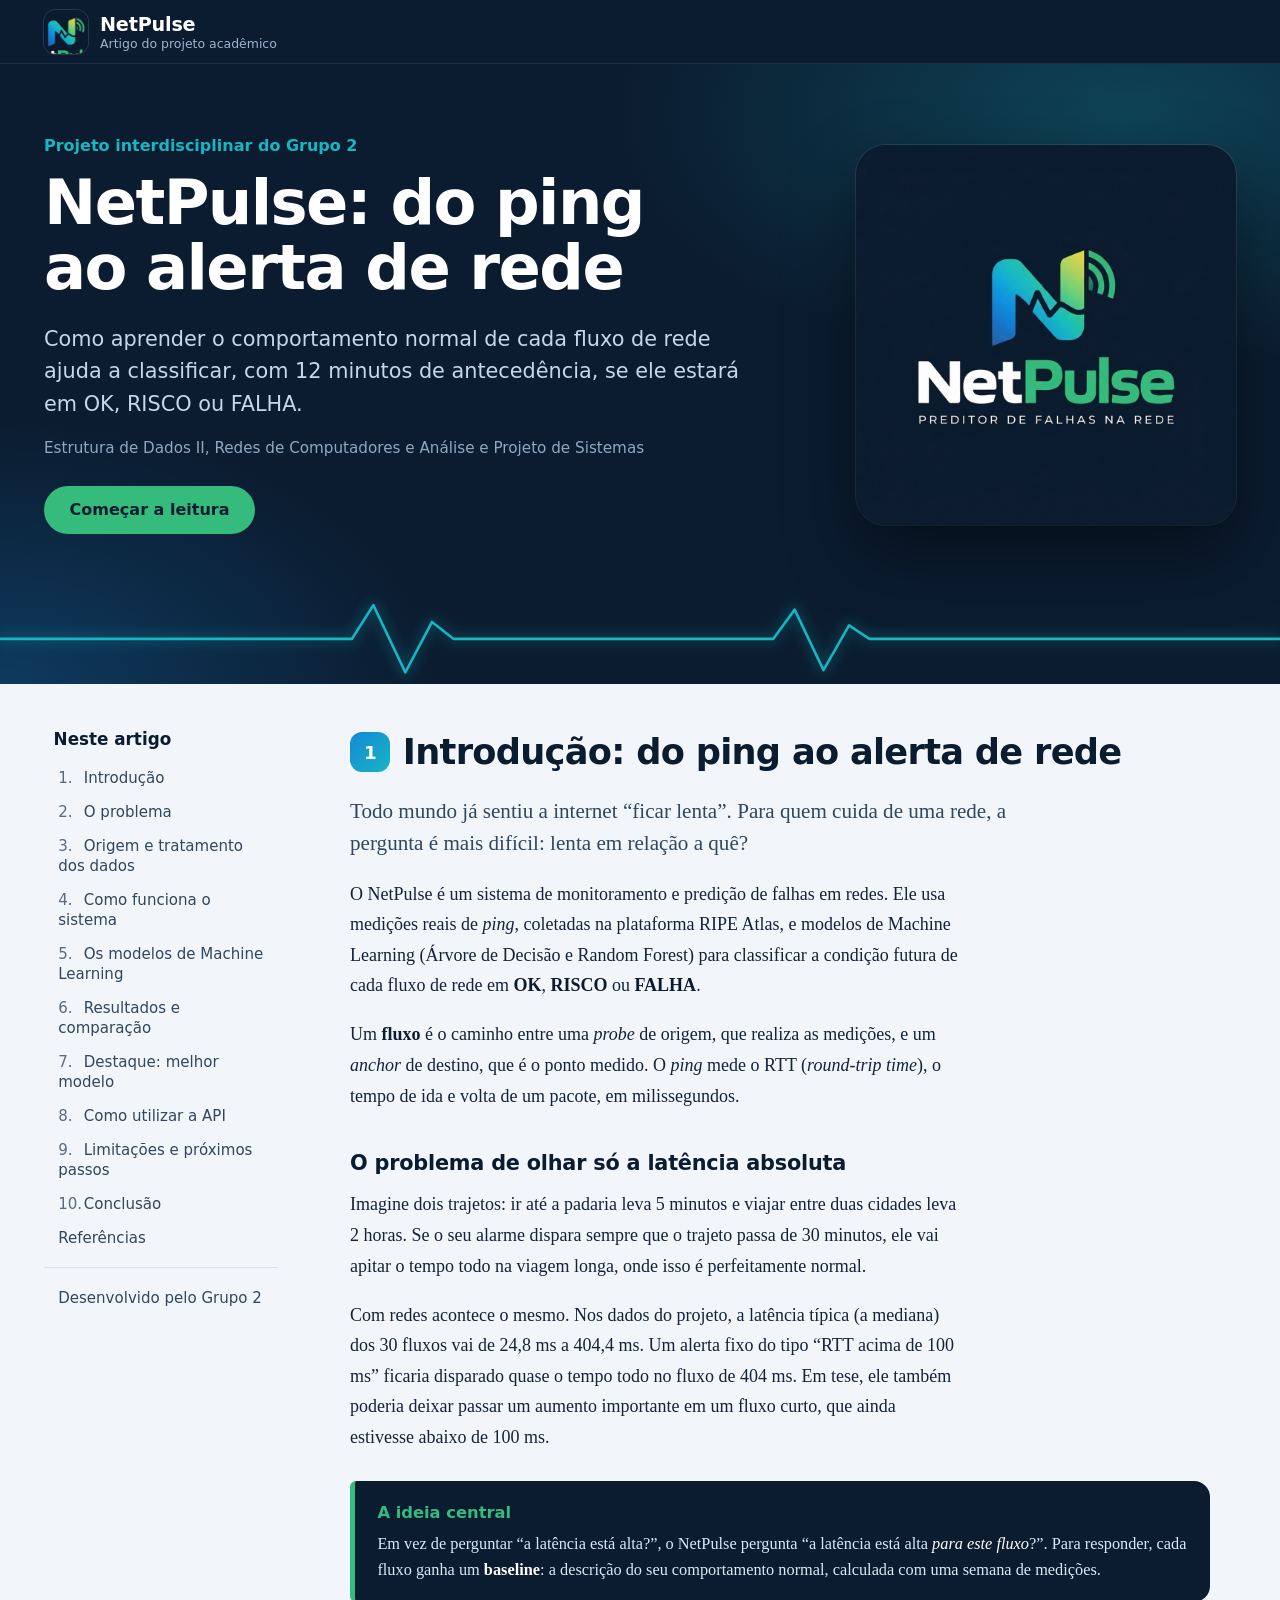
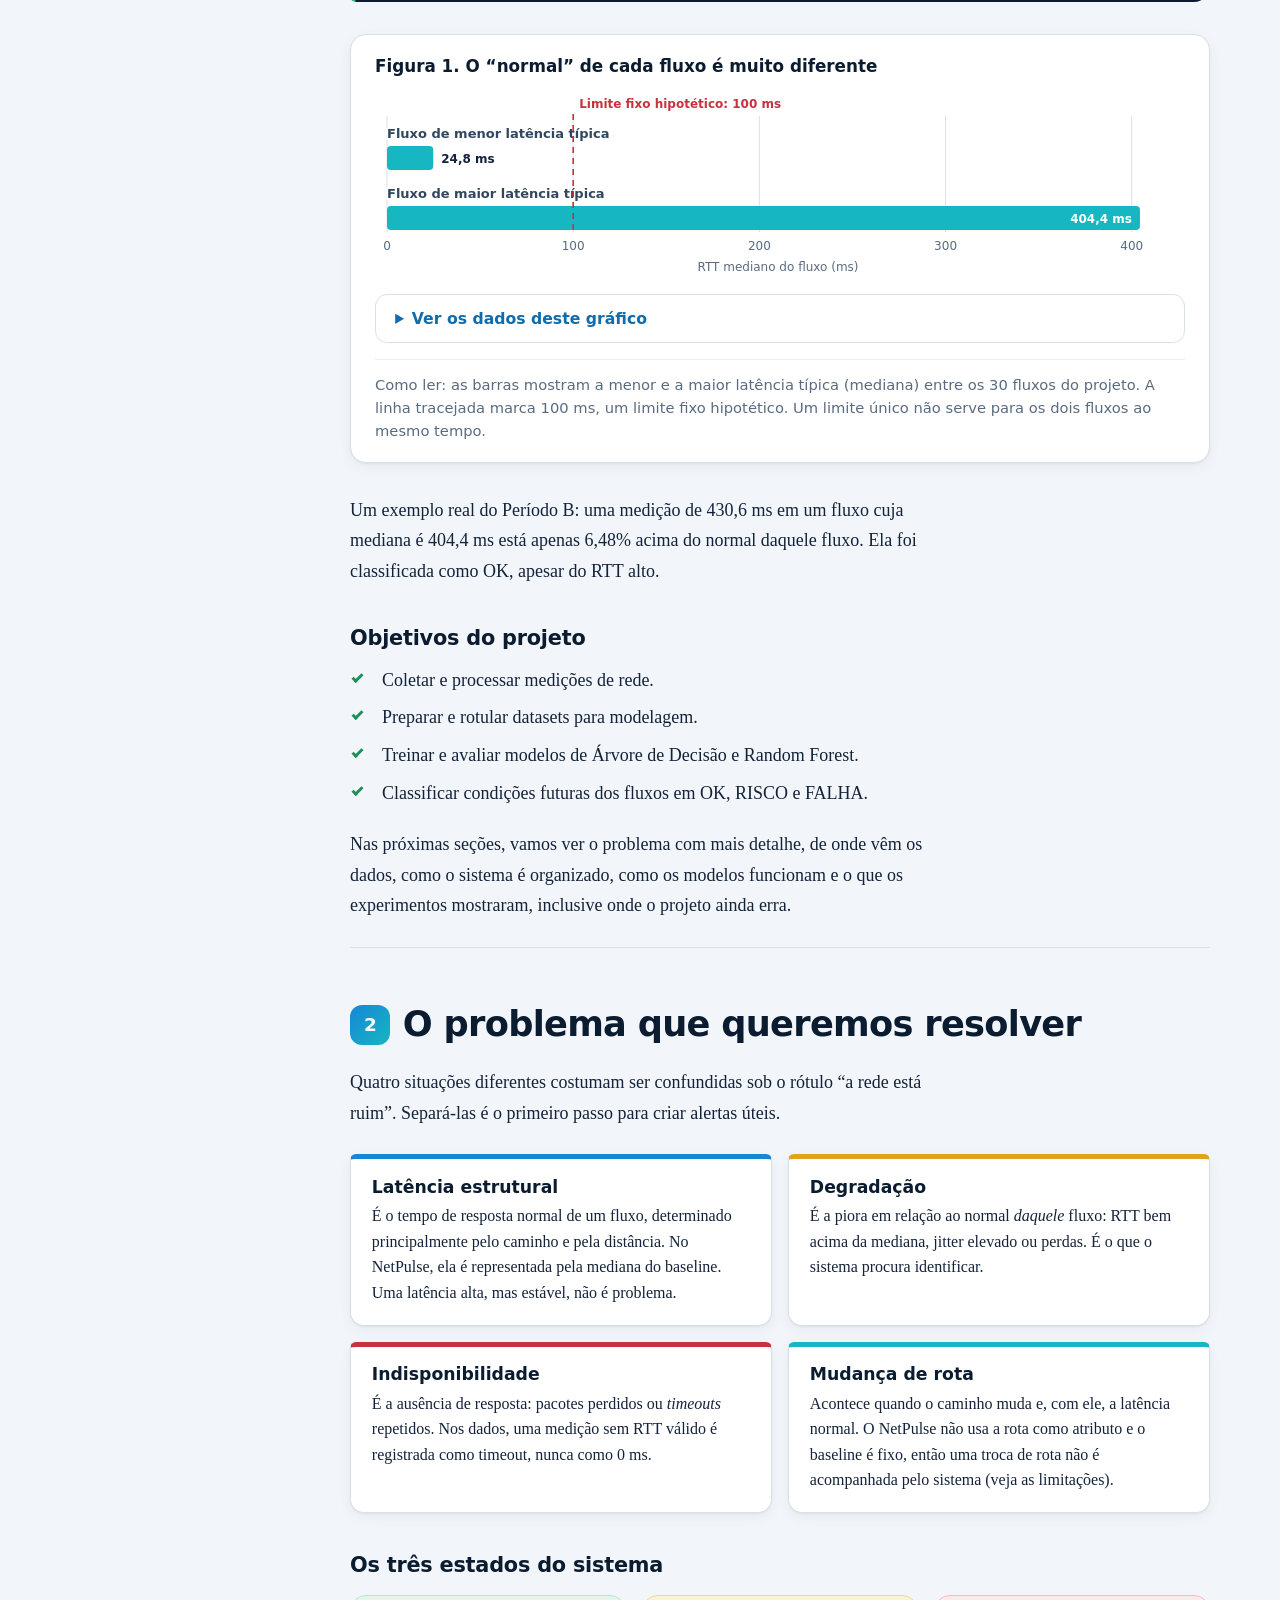
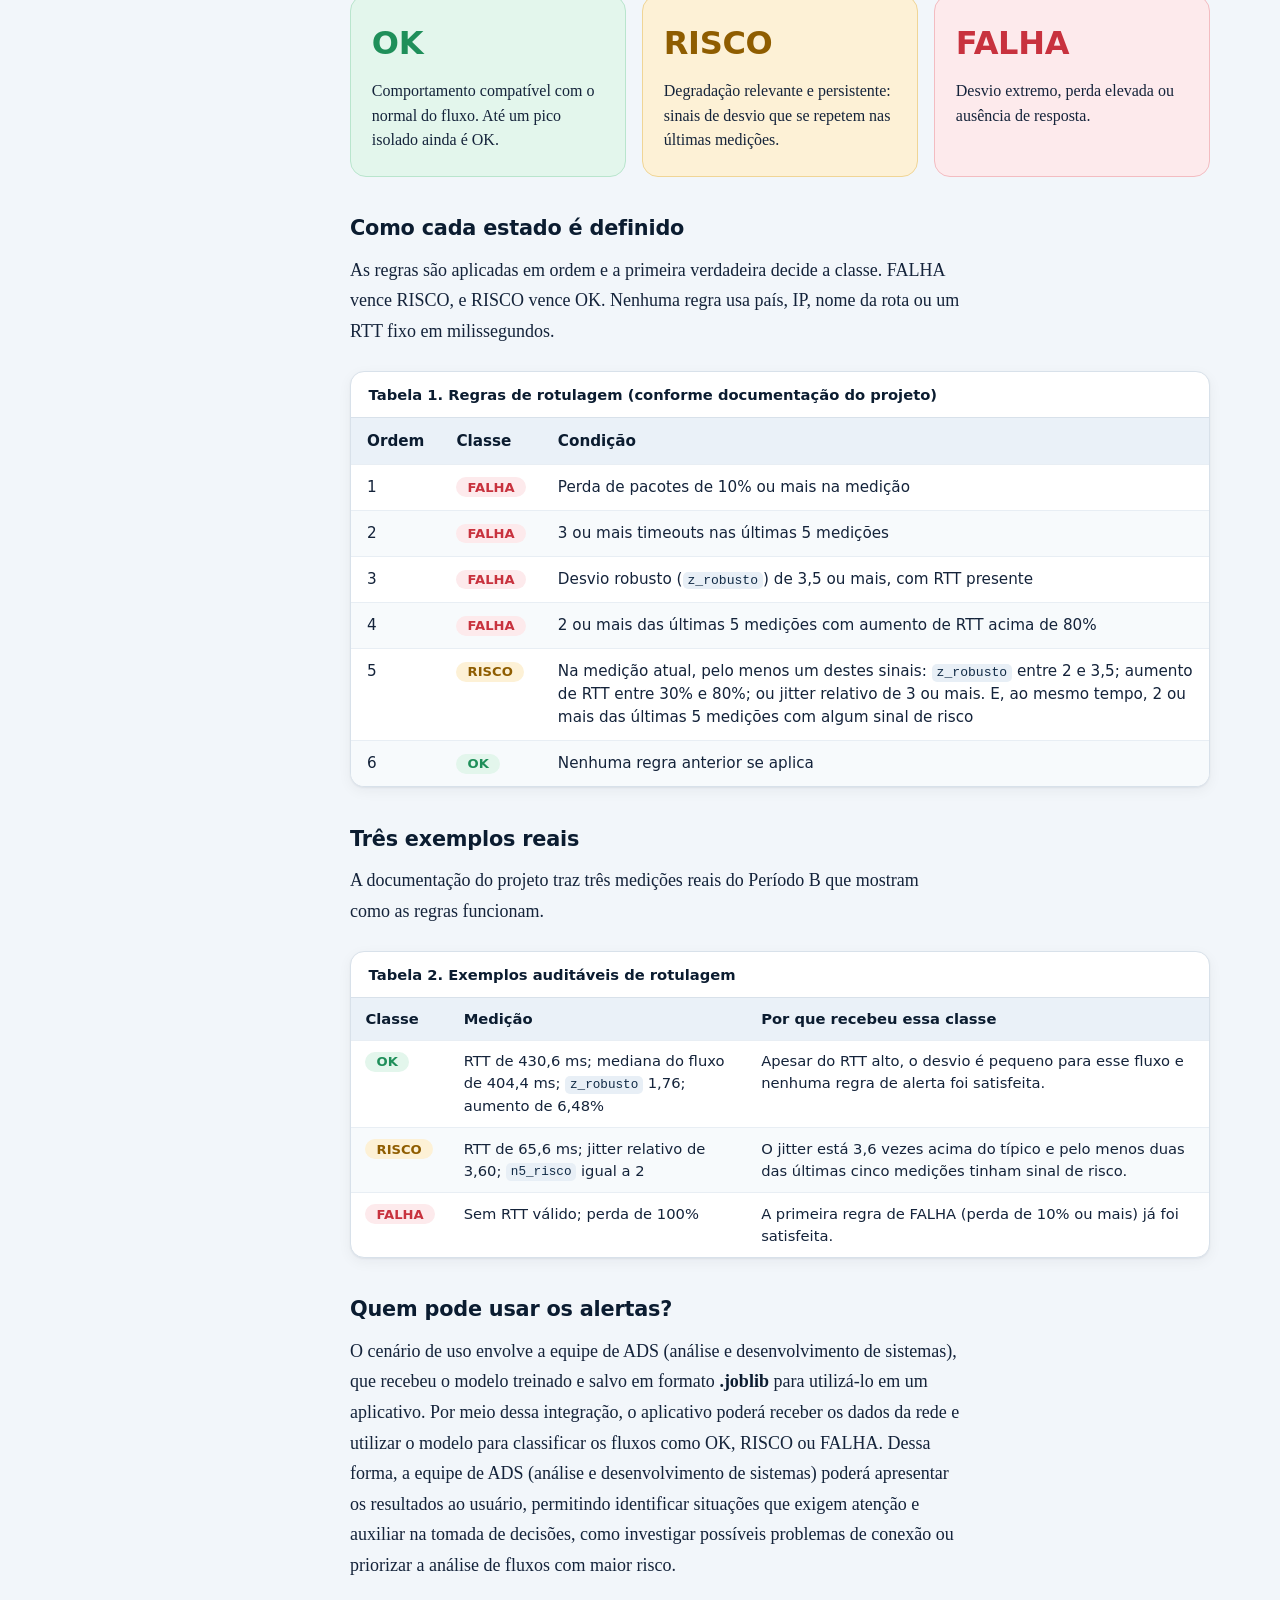
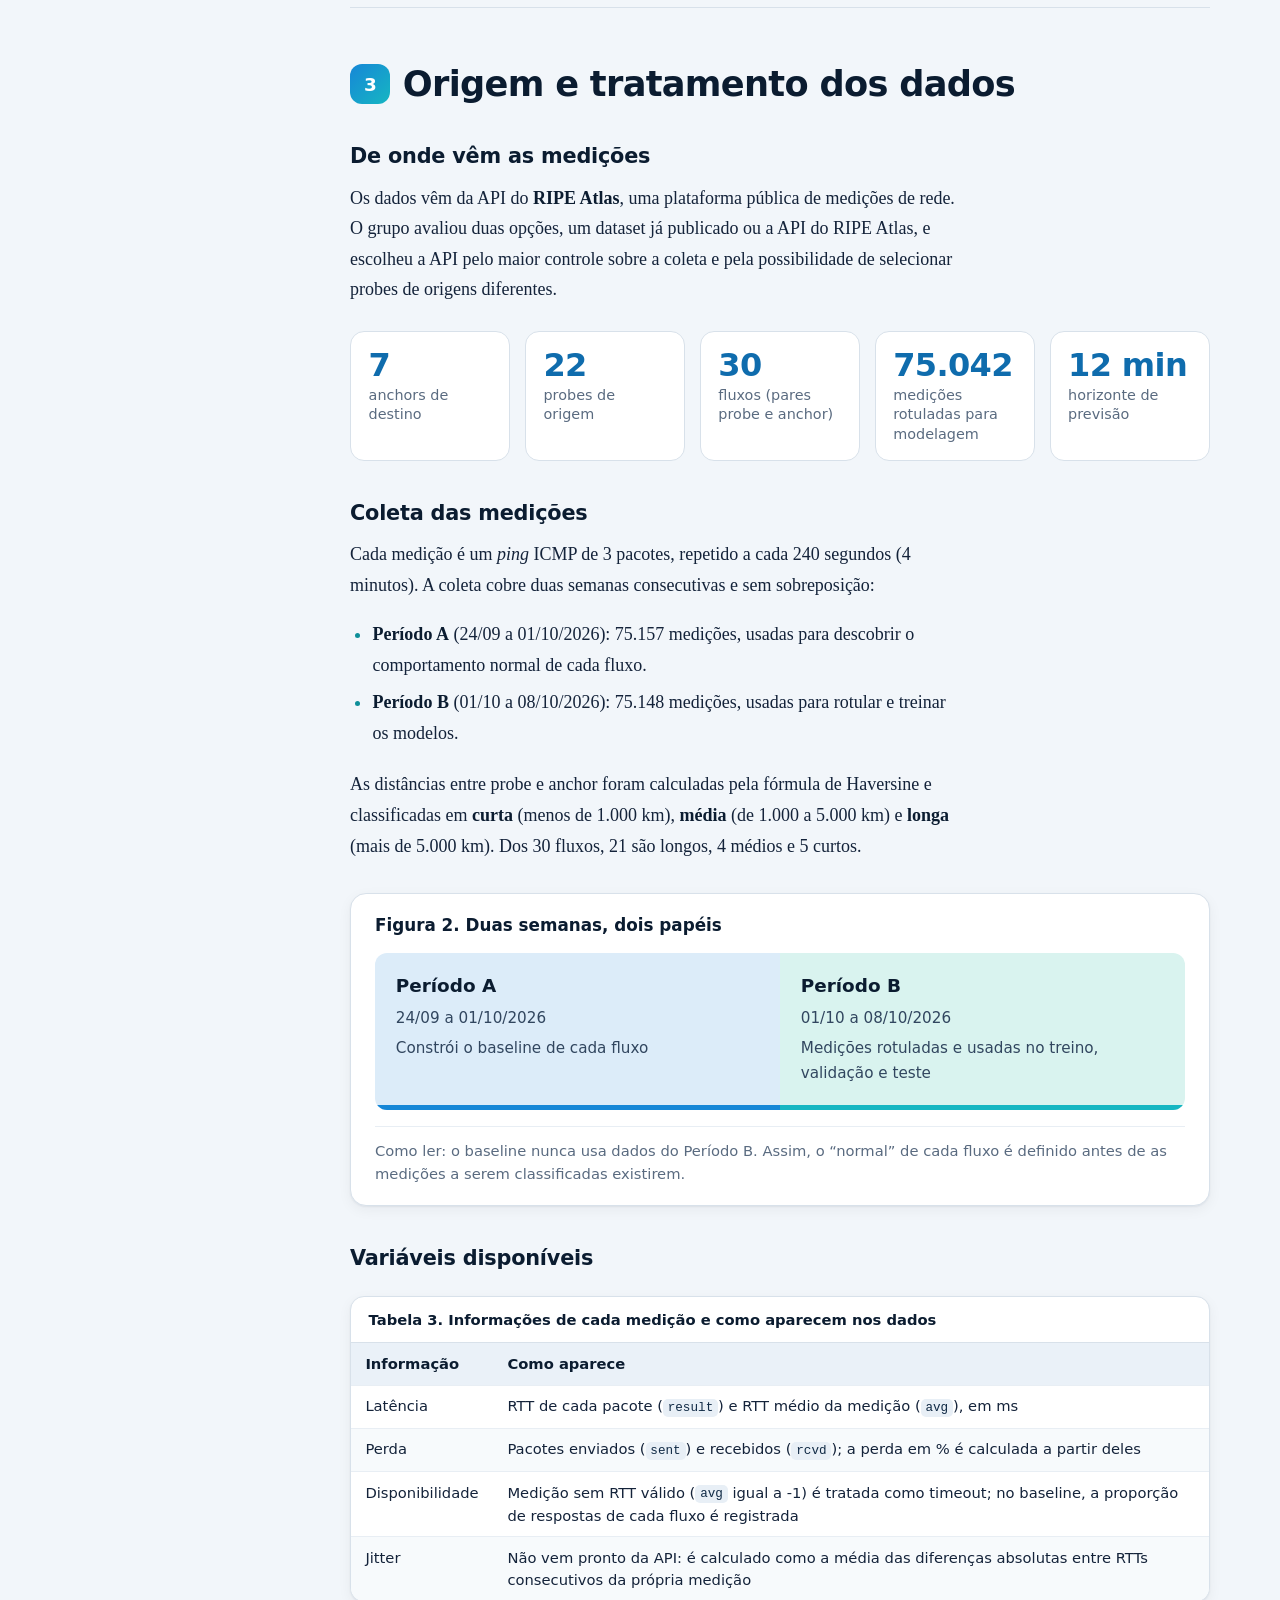
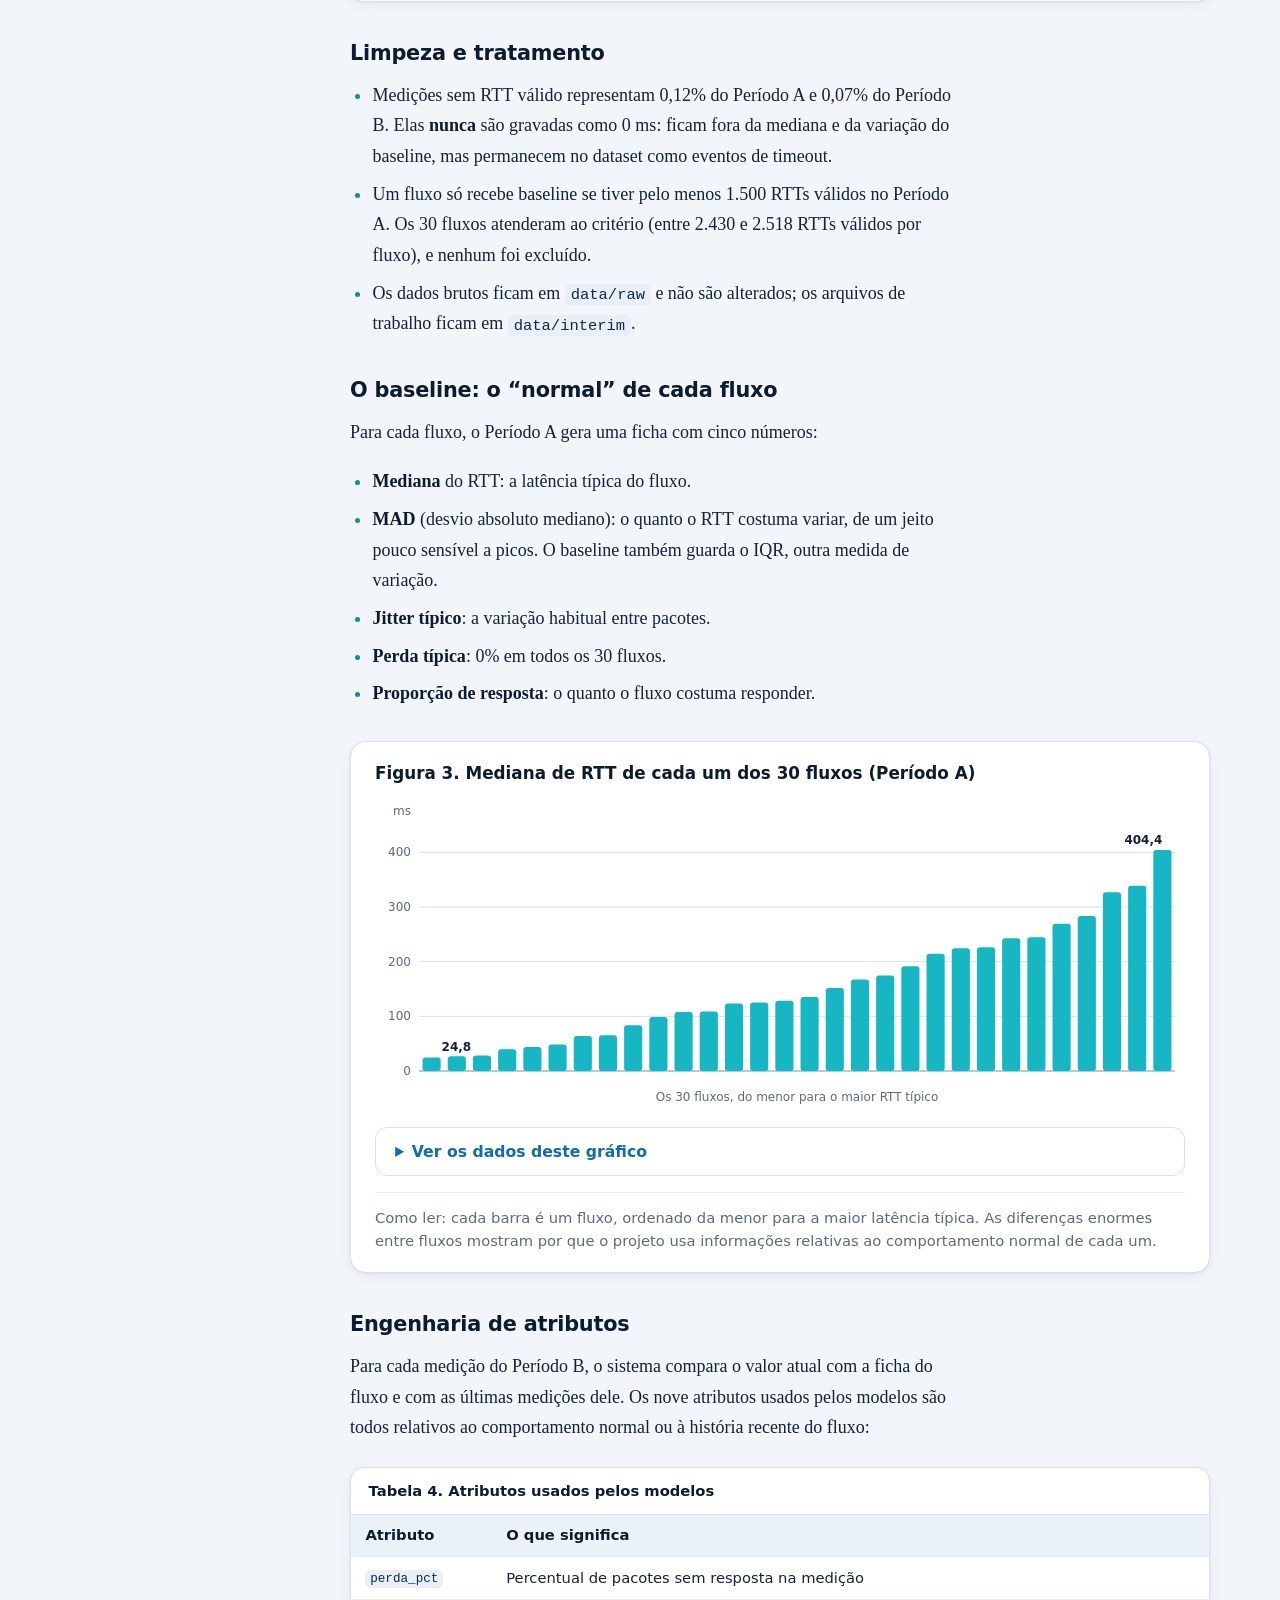
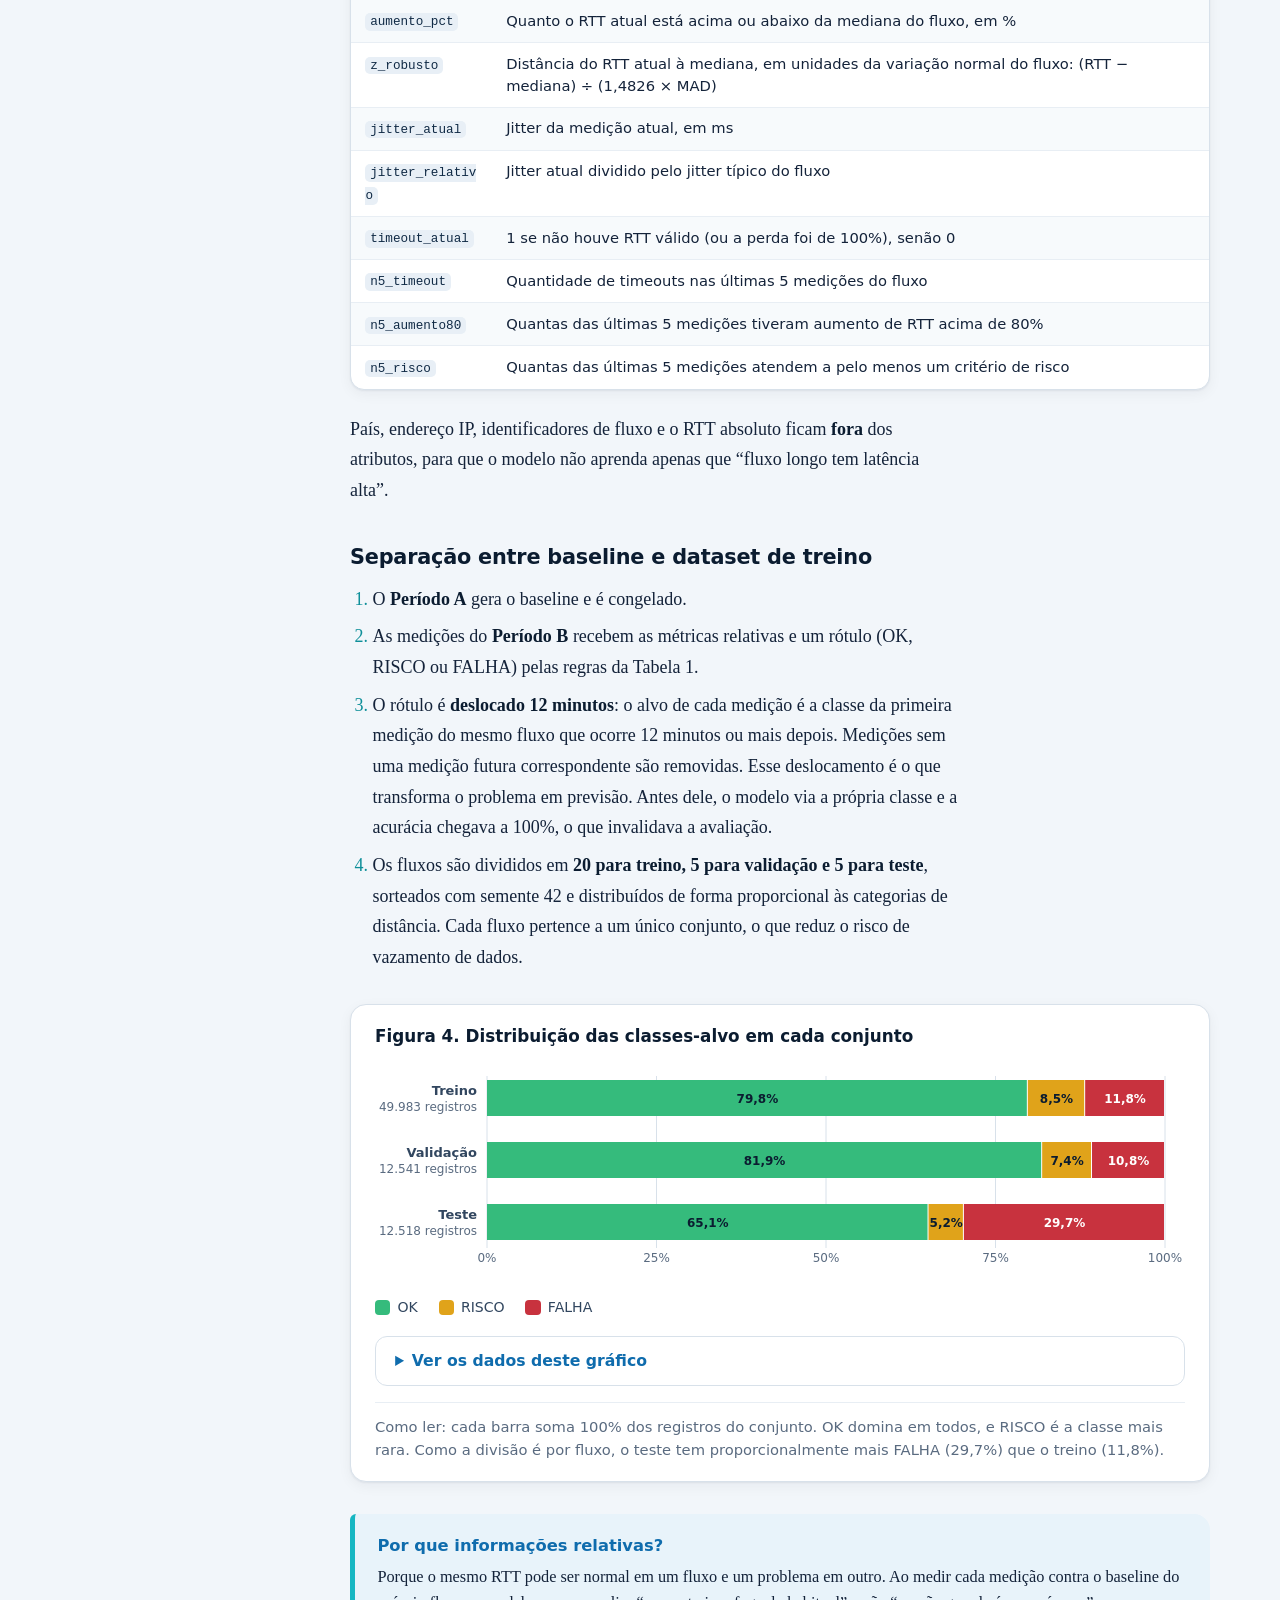
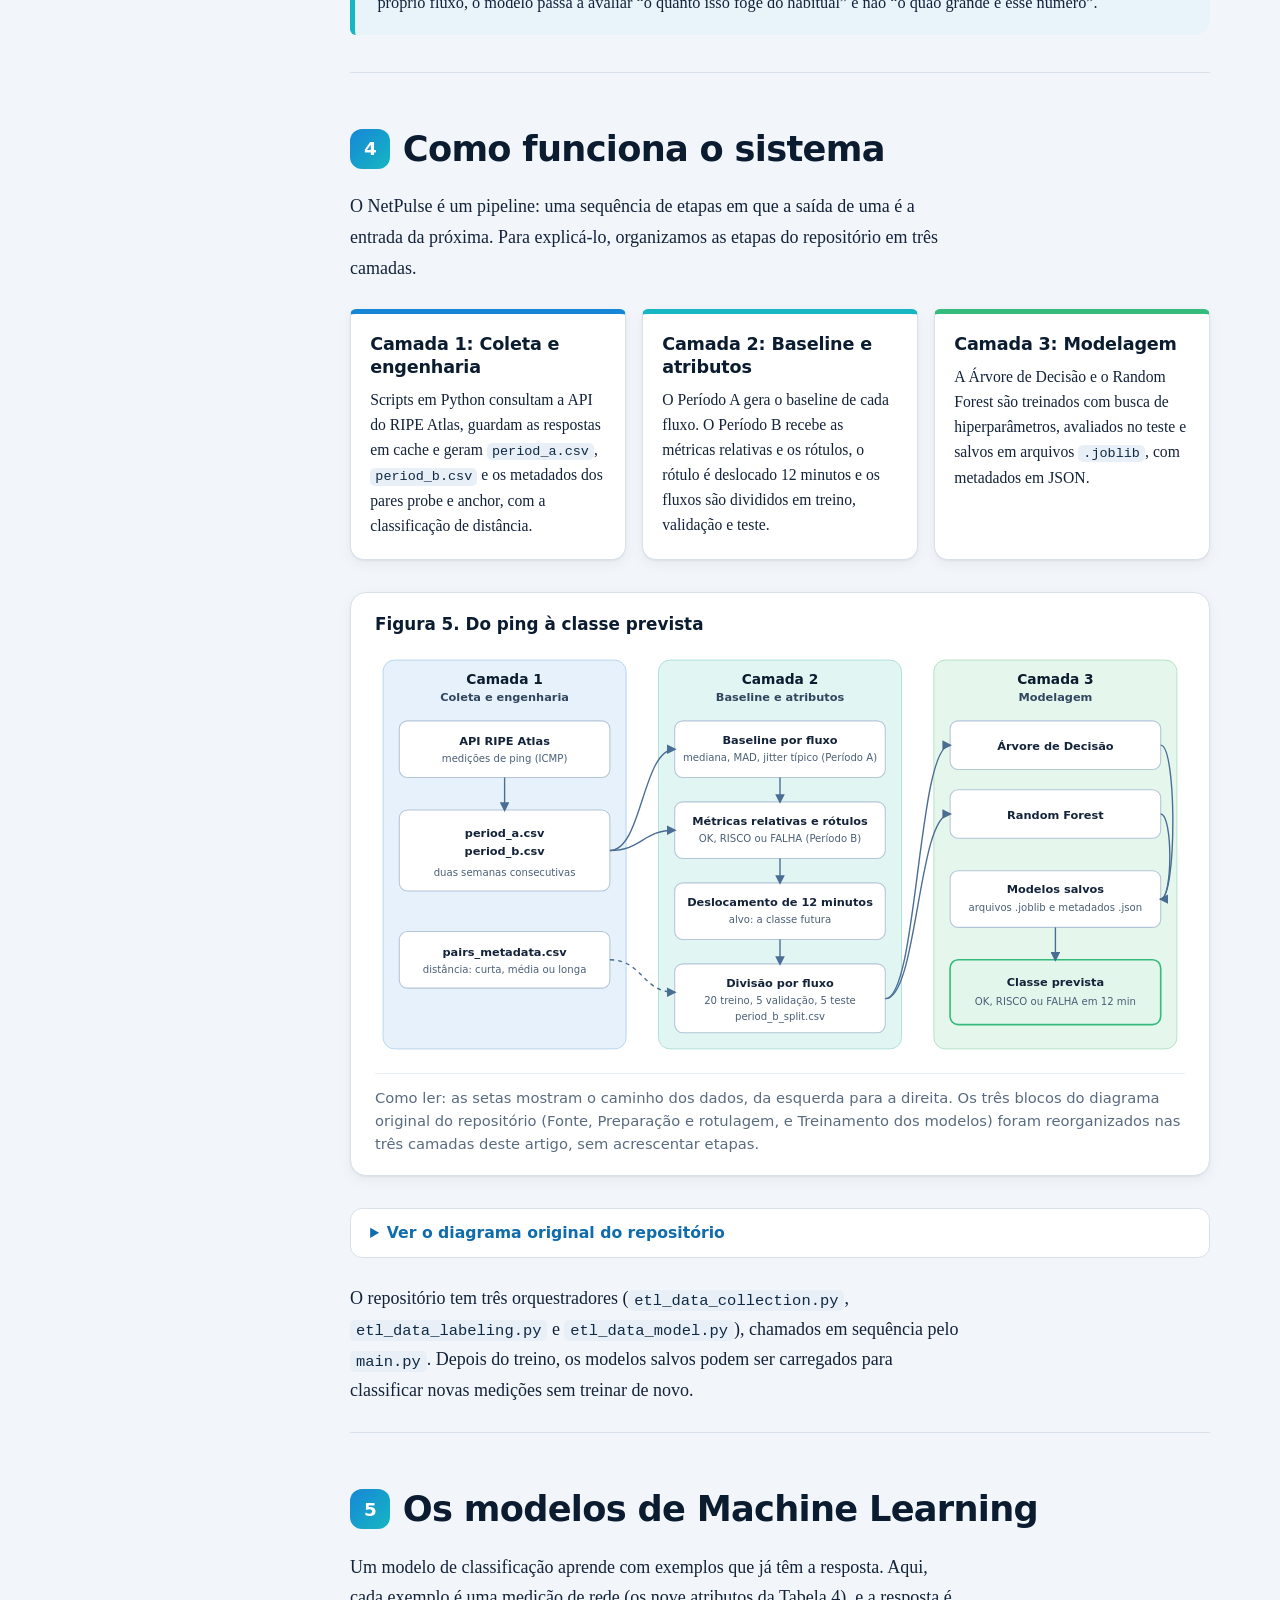
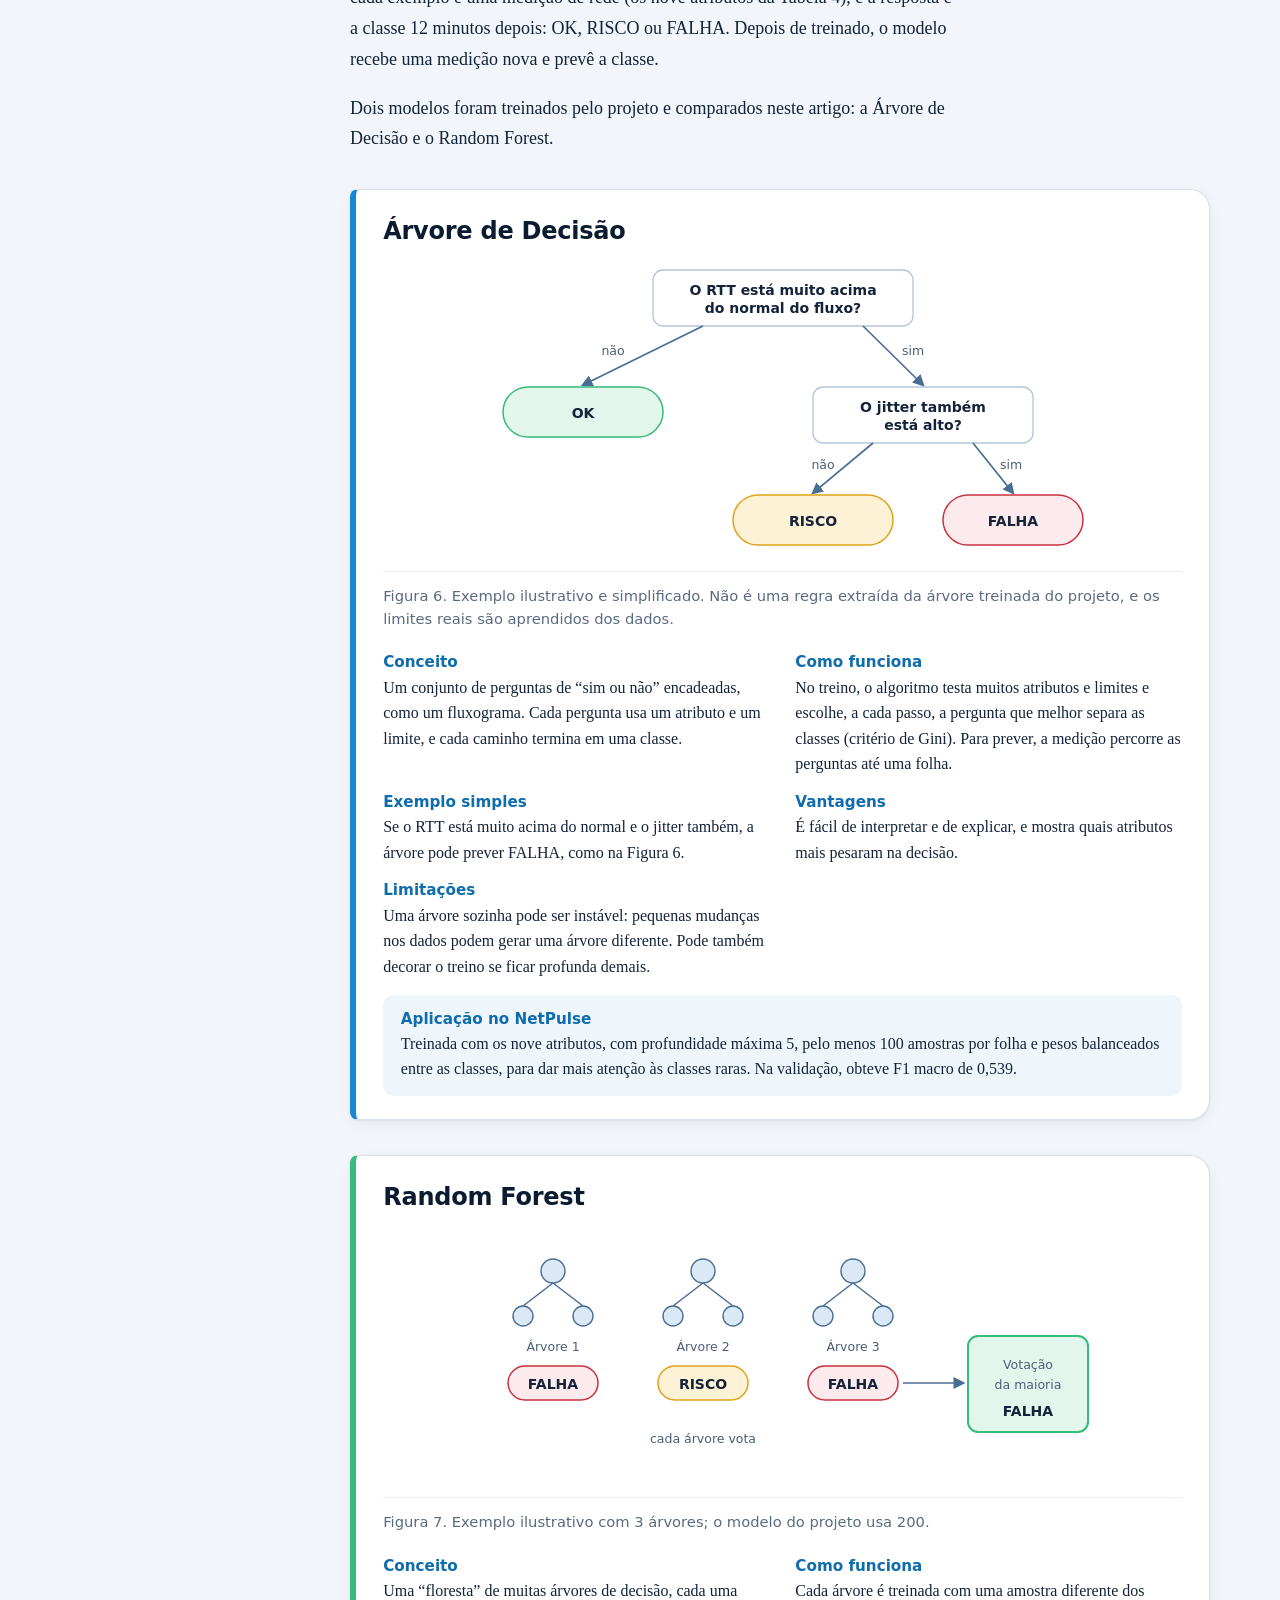
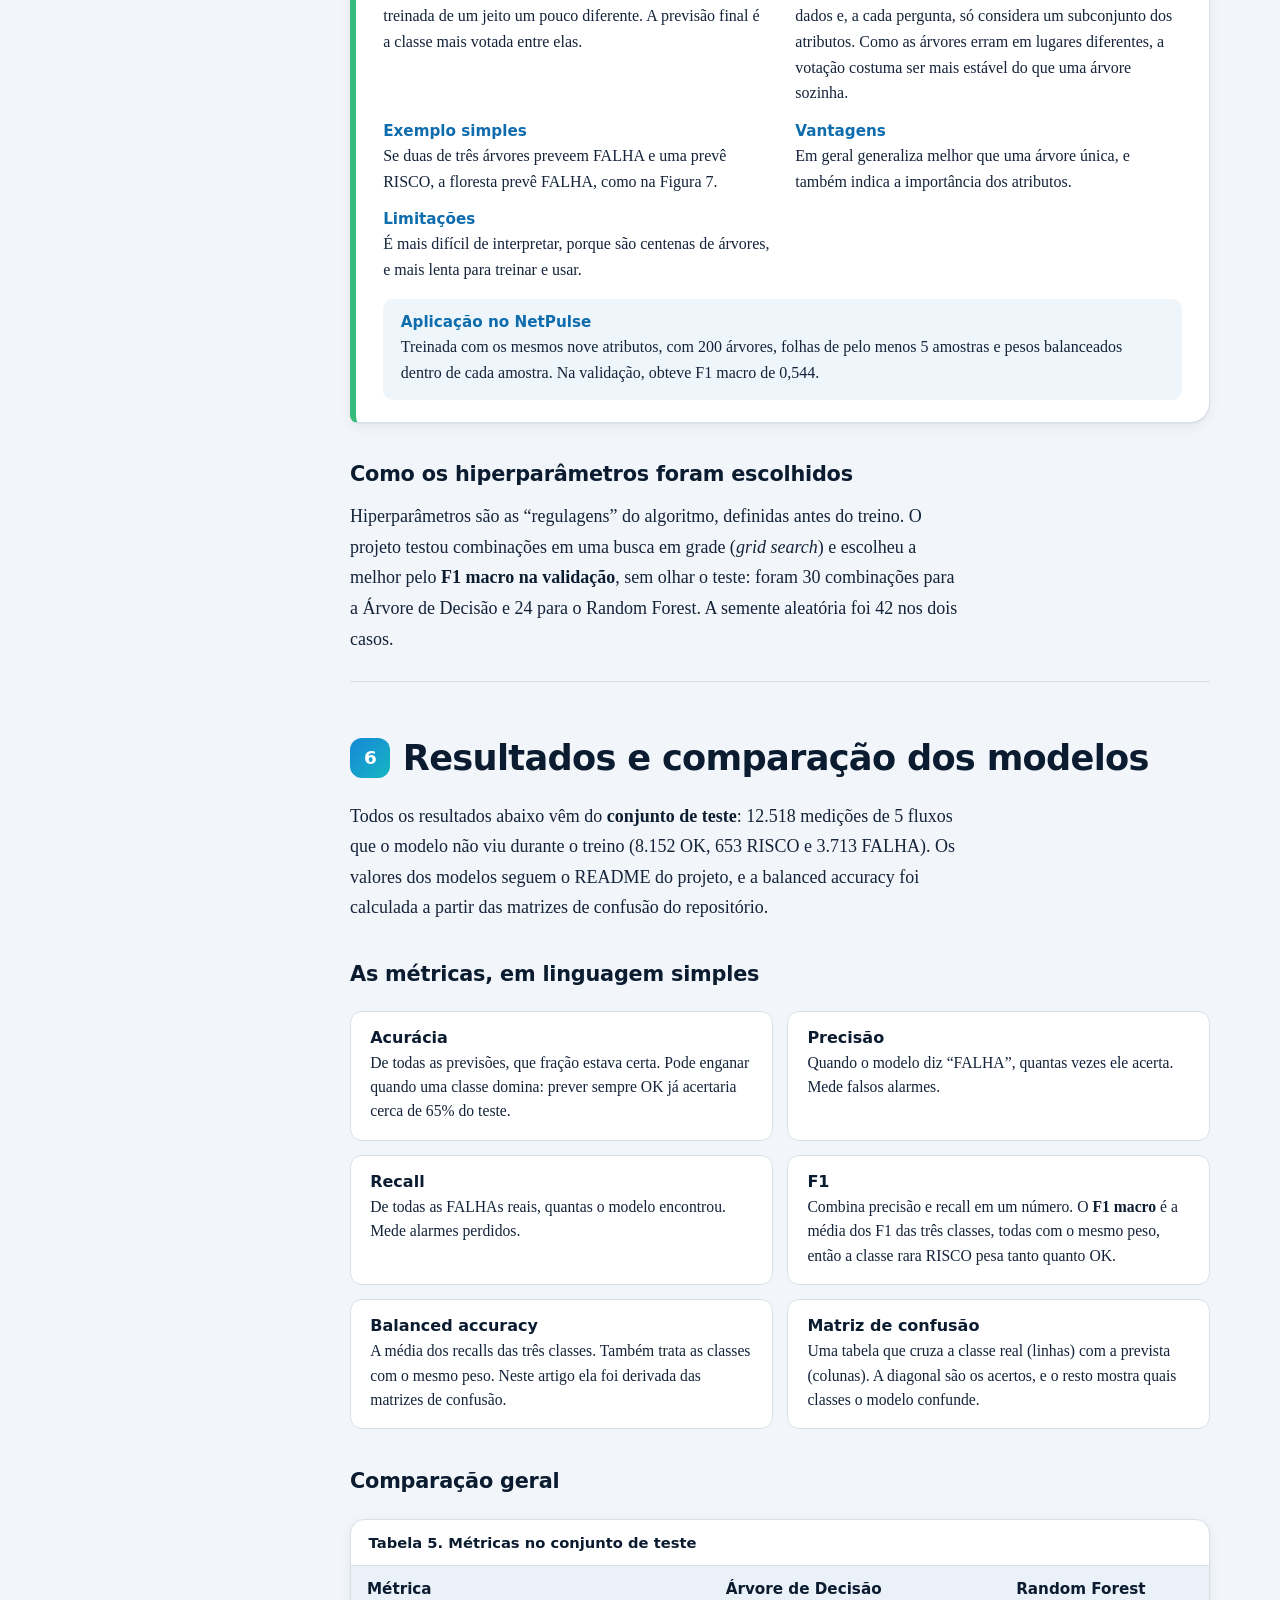
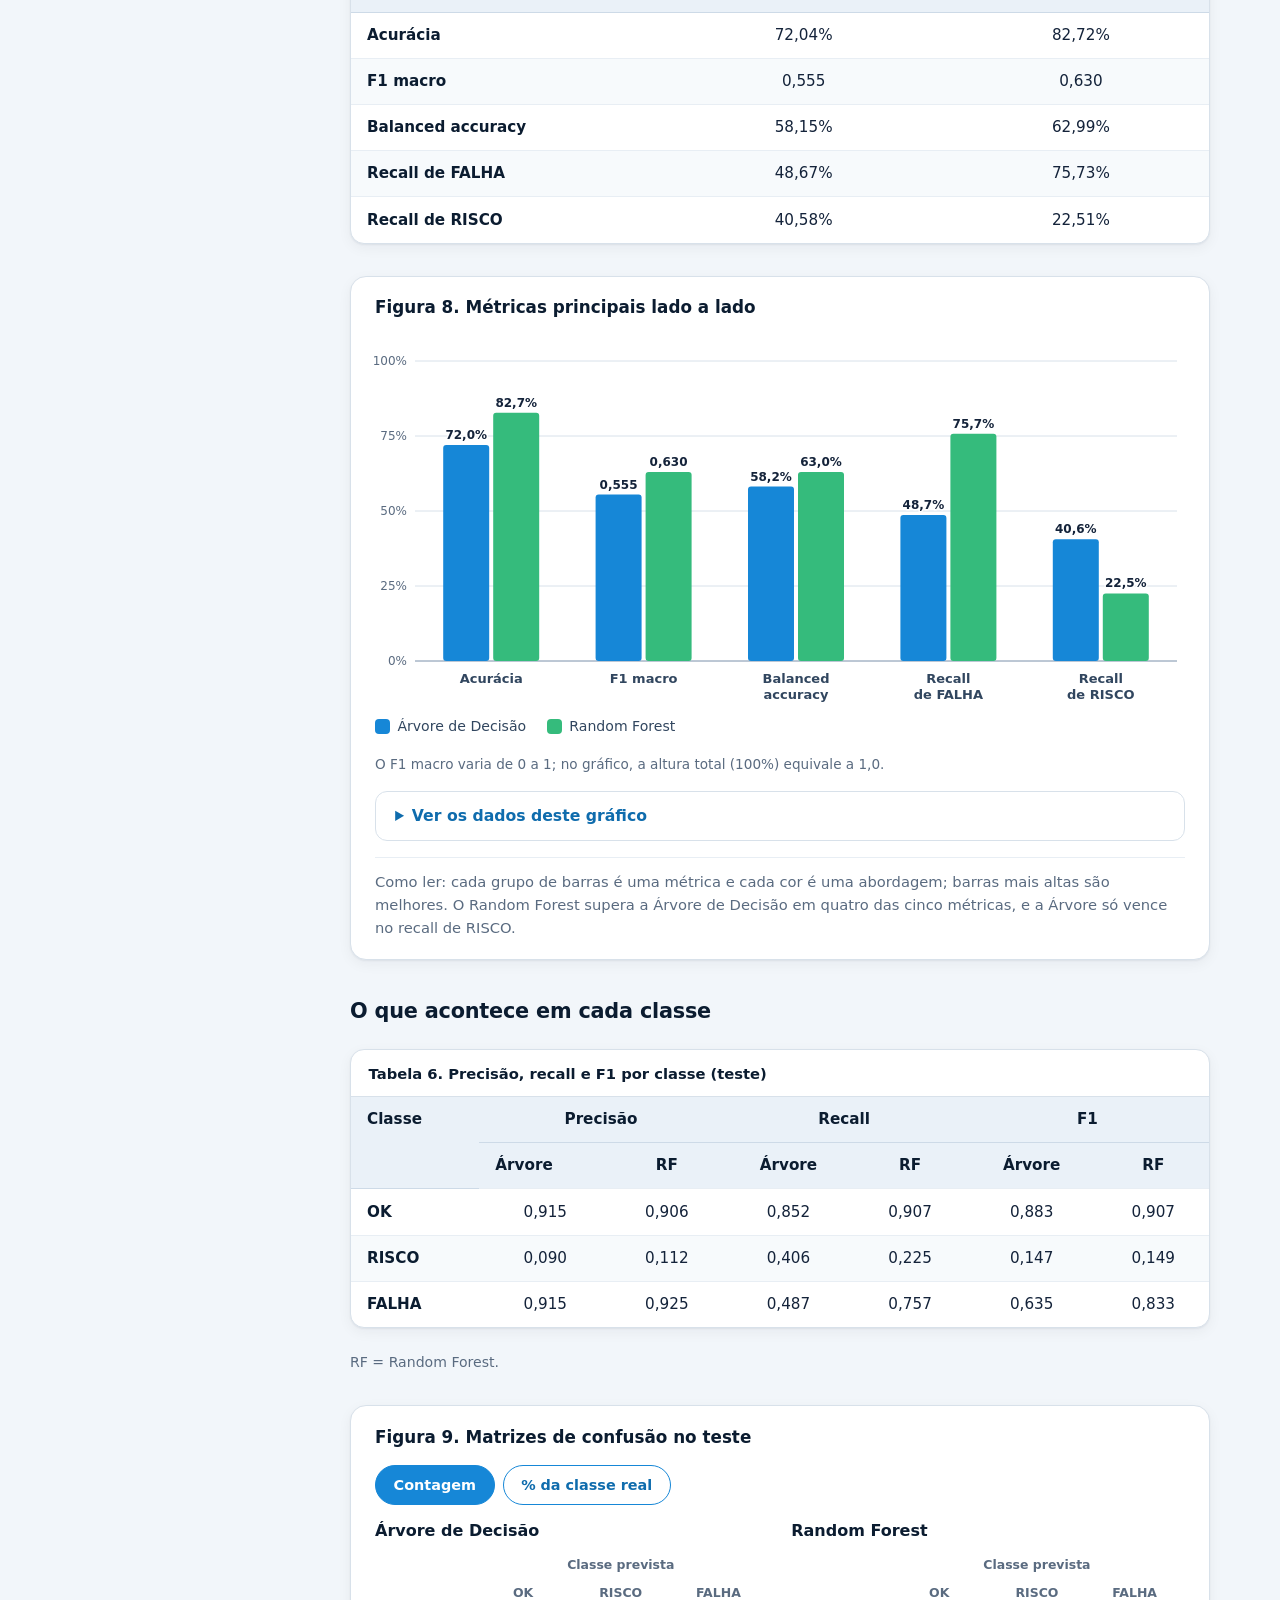
<file: index.html>
<!DOCTYPE html>
<html lang="pt-BR">

<head>
  <meta charset="UTF-8">
  <meta name="viewport" content="width=device-width, initial-scale=1">
  <title>NetPulse: do ping ao alerta de rede</title>
  <meta name="description"
    content="Artigo do projeto acadêmico NetPulse, do Grupo 2: medições reais do RIPE Atlas, Árvore de Decisão e Random Forest para classificar a condição futura de fluxos de rede em OK, RISCO e FALHA.">
  <meta name="theme-color" content="#0b1c30">
  <link rel="icon" type="image/png" href="assets/assets/images/Logo_NetPulse.png">
  <script>document.documentElement.classList.add("js");</script>
  <link rel="stylesheet" href="assets/css/style.css">
  <script src="assets/js/script.js" defer></script>
</head>

<body>
  <a class="skip-link" href="#conteudo">Ir para o conteúdo</a>
  <div class="progress" aria-hidden="true"><span class="progress__bar" id="progress-bar"></span></div>

  <!-- ===== Cabeçalho ===== -->
  <header class="site-header">
    <div class="site-header__inner">
      <a class="brand" href="#topo" aria-label="NetPulse, voltar ao início do artigo">
        <!-- Recorte CSS da logo oficial: mostra apenas o ícone "N" -->
        <span class="brand__mark"><img src="assets/images/Logo_NetPulse.png" alt="" width="1024" height="1024"></span>
        <span class="brand__text">
          <span class="brand__name">NetPulse</span>
          <span class="brand__tag">Artigo do projeto acadêmico</span>
        </span>
      </a>
      <button class="menu-toggle" id="menu-toggle" type="button" aria-expanded="false" aria-controls="toc">
        <span class="menu-toggle__icon" aria-hidden="true"></span>
        <span>Seções</span>
      </button>
    </div>
  </header>

  <main id="conteudo">

    <!-- ===== Hero ===== -->
    <section class="hero" id="topo" aria-labelledby="titulo-artigo">
      <div class="hero__inner">
        <div class="hero__text">
          <p class="hero__kicker">Projeto interdisciplinar do Grupo 2</p>
          <h1 id="titulo-artigo">NetPulse: do ping ao alerta de rede</h1>
          <p class="hero__deck">Como aprender o comportamento normal de cada fluxo de rede ajuda a classificar, com 12
            minutos de antecedência, se ele estará em OK, RISCO ou FALHA.</p>
          <p class="hero__meta">Estrutura de Dados II, Redes de Computadores e Análise e Projeto de Sistemas</p>
          <a class="button" href="#introducao">Começar a leitura</a>
        </div>
        <div class="hero__logo">
          <img src="assets/images/Logo_NetPulse.png"
            alt="Logo oficial do NetPulse: letra N com uma linha de pulso e ondas de sinal, e o lema Preditor de falhas na rede"
            width="1024" height="1024">
        </div>
      </div>
      <!-- Linha de pulso decorativa (animação discreta, desativada com prefers-reduced-motion) -->
      <svg class="hero__pulse" viewBox="0 0 1200 80" preserveAspectRatio="none" aria-hidden="true" focusable="false">
        <path class="hero__pulse-line" pathLength="1"
          d="M0 40 H300 L330 40 L350 10 L380 70 L405 25 L425 40 H700 L725 40 L745 14 L772 68 L796 28 L815 40 H1200" />
      </svg>
    </section>

    <div class="layout">

      <!-- ===== Menu de navegação / sumário ===== -->
      <nav class="toc" id="toc" aria-label="Seções do artigo">
        <p class="toc__title">Neste artigo</p>
        <ol class="toc__list">
          <li><a href="#introducao">Introdução</a></li>
          <li><a href="#problema">O problema</a></li>
          <li><a href="#dados">Origem e tratamento dos dados</a></li>
          <li><a href="#sistema">Como funciona o sistema</a></li>
          <li><a href="#modelos">Os modelos de Machine Learning</a></li>
          <li><a href="#resultados">Resultados e comparação</a></li>
          <li><a href="#melhor-modelo">Destaque: melhor modelo</a></li>
          <li><a href="#api">Como utilizar a API</a></li>
          <li><a href="#limitacoes">Limitações e próximos passos</a></li>
          <li><a href="#conclusao">Conclusão</a></li>
          <li><a href="#referencias">Referências</a></li>
        </ol>
        <p class="toc__extra"><a href="#equipe">Desenvolvido pelo Grupo 2</a></p>
      </nav>

      <article class="article">

        <!-- ============ 1. INTRODUÇÃO ============ -->
        <section class="section" id="introducao" aria-labelledby="h-introducao">
          <h2 id="h-introducao"><span class="sec-num">1</span> Introdução: do ping ao alerta de rede</h2>

          <p class="lead">Todo mundo já sentiu a internet “ficar lenta”. Para quem cuida de uma rede, a pergunta é mais
            difícil: lenta em relação a quê?</p>

          <p>O NetPulse é um sistema de monitoramento e predição de falhas em redes. Ele usa medições reais de
            <em>ping</em>, coletadas na plataforma RIPE Atlas, e modelos de Machine Learning (Árvore de Decisão e Random
            Forest) para classificar a condição futura de cada fluxo de rede em <strong>OK</strong>,
            <strong>RISCO</strong> ou <strong>FALHA</strong>.
          </p>

          <p>Um <strong>fluxo</strong> é o caminho entre uma <em>probe</em> de origem, que realiza as medições, e um
            <em>anchor</em> de destino, que é o ponto medido. O <em>ping</em> mede o RTT (<em>round-trip time</em>), o
            tempo de ida e volta de um pacote, em milissegundos.
          </p>

          <h3>O problema de olhar só a latência absoluta</h3>
          <p>Imagine dois trajetos: ir até a padaria leva 5 minutos e viajar entre duas cidades leva 2 horas. Se o seu
            alarme dispara sempre que o trajeto passa de 30 minutos, ele vai apitar o tempo todo na viagem longa, onde
            isso é perfeitamente normal.</p>
          <p>Com redes acontece o mesmo. Nos dados do projeto, a latência típica (a mediana) dos 30 fluxos vai de 24,8
            ms a 404,4 ms. Um alerta fixo do tipo “RTT acima de 100 ms” ficaria disparado quase o tempo todo no fluxo de
            404 ms. Em tese, ele também poderia deixar passar um aumento importante em um fluxo curto, que ainda
            estivesse abaixo de 100 ms.</p>

          <aside class="callout callout--idea" aria-label="Ideia central">
            <p class="callout__title">A ideia central</p>
            <p>Em vez de perguntar “a latência está alta?”, o NetPulse pergunta “a latência está alta <em>para este
                fluxo</em>?”. Para responder, cada fluxo ganha um <strong>baseline</strong>: a descrição do seu
              comportamento normal, calculada com uma semana de medições.</p>
          </aside>

          <figure class="figure" id="fig-intro">
            <p class="figure__title">Figura 1. O “normal” de cada fluxo é muito diferente</p>
            <div class="figure__body" id="chart-intro" role="img"
              aria-label="Gráfico de barras horizontais com a menor e a maior mediana de RTT entre os 30 fluxos: 24,8 ms e 404,4 ms, com uma linha de referência em 100 ms.">
            </div>
            <figcaption>Como ler: as barras mostram a menor e a maior latência típica (mediana) entre os 30 fluxos do
              projeto. A linha tracejada marca 100 ms, um limite fixo hipotético. Um limite único não serve para os dois
              fluxos ao mesmo tempo.</figcaption>
          </figure>

          <p>Um exemplo real do Período B: uma medição de 430,6 ms em um fluxo cuja mediana é 404,4 ms está apenas 6,48%
            acima do normal daquele fluxo. Ela foi classificada como OK, apesar do RTT alto.</p>

          <h3>Objetivos do projeto</h3>
          <ul class="checklist">
            <li>Coletar e processar medições de rede.</li>
            <li>Preparar e rotular datasets para modelagem.</li>
            <li>Treinar e avaliar modelos de Árvore de Decisão e Random Forest.</li>
            <li>Classificar condições futuras dos fluxos em OK, RISCO e FALHA.</li>
          </ul>

          <p>Nas próximas seções, vamos ver o problema com mais detalhe, de onde vêm os dados, como o sistema é
            organizado, como os modelos funcionam e o que os experimentos mostraram, inclusive onde o projeto ainda
            erra.</p>
        </section>

        <!-- ============ 2. O PROBLEMA ============ -->
        <section class="section" id="problema" aria-labelledby="h-problema">
          <h2 id="h-problema"><span class="sec-num">2</span> O problema que queremos resolver</h2>

          <p>Quatro situações diferentes costumam ser confundidas sob o rótulo “a rede está ruim”. Separá-las é o
            primeiro passo para criar alertas úteis.</p>

          <dl class="concepts">
            <div class="concept">
              <dt>Latência estrutural</dt>
              <dd>É o tempo de resposta normal de um fluxo, determinado principalmente pelo caminho e pela distância. No
                NetPulse, ela é representada pela mediana do baseline. Uma latência alta, mas estável, não é problema.
              </dd>
            </div>
            <div class="concept">
              <dt>Degradação</dt>
              <dd>É a piora em relação ao normal <em>daquele</em> fluxo: RTT bem acima da mediana, jitter elevado ou
                perdas. É o que o sistema procura identificar.</dd>
            </div>
            <div class="concept">
              <dt>Indisponibilidade</dt>
              <dd>É a ausência de resposta: pacotes perdidos ou <em>timeouts</em> repetidos. Nos dados, uma medição sem
                RTT válido é registrada como timeout, nunca como 0 ms.</dd>
            </div>
            <div class="concept">
              <dt>Mudança de rota</dt>
              <dd>Acontece quando o caminho muda e, com ele, a latência normal. O NetPulse não usa a rota como atributo
                e o baseline é fixo, então uma troca de rota não é acompanhada pelo sistema (veja as limitações).</dd>
            </div>
          </dl>

          <h3>Os três estados do sistema</h3>
          <div class="states">
            <article class="state state--ok">
              <h4>OK</h4>
              <p>Comportamento compatível com o normal do fluxo. Até um pico isolado ainda é OK.</p>
            </article>
            <article class="state state--risco">
              <h4>RISCO</h4>
              <p>Degradação relevante e persistente: sinais de desvio que se repetem nas últimas medições.</p>
            </article>
            <article class="state state--falha">
              <h4>FALHA</h4>
              <p>Desvio extremo, perda elevada ou ausência de resposta.</p>
            </article>
          </div>

          <h3>Como cada estado é definido</h3>
          <p>As regras são aplicadas em ordem e a primeira verdadeira decide a classe. FALHA vence RISCO, e RISCO vence
            OK. Nenhuma regra usa país, IP, nome da rota ou um RTT fixo em milissegundos.</p>

          <div class="table-wrap">
            <table class="table">
              <caption>Tabela 1. Regras de rotulagem (conforme documentação do projeto)</caption>
              <thead>
                <tr>
                  <th scope="col">Ordem</th>
                  <th scope="col">Classe</th>
                  <th scope="col">Condição</th>
                </tr>
              </thead>
              <tbody>
                <tr>
                  <td>1</td>
                  <td><span class="tag tag--falha">FALHA</span></td>
                  <td>Perda de pacotes de 10% ou mais na medição</td>
                </tr>
                <tr>
                  <td>2</td>
                  <td><span class="tag tag--falha">FALHA</span></td>
                  <td>3 ou mais timeouts nas últimas 5 medições</td>
                </tr>
                <tr>
                  <td>3</td>
                  <td><span class="tag tag--falha">FALHA</span></td>
                  <td>Desvio robusto (<code>z_robusto</code>) de 3,5 ou mais, com RTT presente</td>
                </tr>
                <tr>
                  <td>4</td>
                  <td><span class="tag tag--falha">FALHA</span></td>
                  <td>2 ou mais das últimas 5 medições com aumento de RTT acima de 80%</td>
                </tr>
                <tr>
                  <td>5</td>
                  <td><span class="tag tag--risco">RISCO</span></td>
                  <td>Na medição atual, pelo menos um destes sinais: <code>z_robusto</code> entre 2 e 3,5; aumento de
                    RTT entre 30% e 80%; ou jitter relativo de 3 ou mais. E, ao mesmo tempo, 2 ou mais das últimas 5
                    medições com algum sinal de risco</td>
                </tr>
                <tr>
                  <td>6</td>
                  <td><span class="tag tag--ok">OK</span></td>
                  <td>Nenhuma regra anterior se aplica</td>
                </tr>
              </tbody>
            </table>
          </div>

          <h3>Três exemplos reais</h3>
          <p>A documentação do projeto traz três medições reais do Período B que mostram como as regras funcionam.</p>
          <div class="table-wrap">
            <table class="table table--compact">
              <caption>Tabela 2. Exemplos auditáveis de rotulagem</caption>
              <thead>
                <tr>
                  <th scope="col">Classe</th>
                  <th scope="col">Medição</th>
                  <th scope="col">Por que recebeu essa classe</th>
                </tr>
              </thead>
              <tbody>
                <tr>
                  <td><span class="tag tag--ok">OK</span></td>
                  <td>RTT de 430,6 ms; mediana do fluxo de 404,4 ms; <code>z_robusto</code> 1,76; aumento de 6,48%</td>
                  <td>Apesar do RTT alto, o desvio é pequeno para esse fluxo e nenhuma regra de alerta foi satisfeita.
                  </td>
                </tr>
                <tr>
                  <td><span class="tag tag--risco">RISCO</span></td>
                  <td>RTT de 65,6 ms; jitter relativo de 3,60; <code>n5_risco</code> igual a 2</td>
                  <td>O jitter está 3,6 vezes acima do típico e pelo menos duas das últimas cinco medições tinham sinal
                    de risco.</td>
                </tr>
                <tr>
                  <td><span class="tag tag--falha">FALHA</span></td>
                  <td>Sem RTT válido; perda de 100%</td>
                  <td>A primeira regra de FALHA (perda de 10% ou mais) já foi satisfeita.</td>
                </tr>
              </tbody>
            </table>
          </div>

          <h3>Quem pode usar os alertas?</h3>
          <p>O cenário de uso envolve a equipe de ADS (análise e desenvolvimento de sistemas), que recebeu o modelo
            treinado e salvo em formato <strong>.joblib</strong> para
            utilizá-lo em um aplicativo. Por meio dessa integração, o aplicativo poderá receber os dados da rede e
            utilizar o modelo para classificar os fluxos como OK, RISCO ou FALHA. Dessa forma, a equipe de ADS (análise
            e desenvolvimento de sistemas) poderá
            apresentar os resultados ao usuário, permitindo identificar situações que exigem atenção e auxiliar na
            tomada de decisões, como investigar possíveis problemas de conexão ou priorizar a análise de fluxos com
            maior risco.</p>
        </section>

        <!-- ============ 3. DADOS ============ -->
        <section class="section" id="dados" aria-labelledby="h-dados">
          <h2 id="h-dados"><span class="sec-num">3</span> Origem e tratamento dos dados</h2>

          <h3>De onde vêm as medições</h3>
          <p>Os dados vêm da API do <strong>RIPE Atlas</strong>, uma plataforma pública de medições de rede. O grupo
            avaliou duas opções, um dataset já publicado ou a API do RIPE Atlas, e escolheu a API pelo maior controle
            sobre a coleta e pela possibilidade de selecionar probes de origens diferentes.</p>

          <div class="stats" role="list">
            <div class="stat" role="listitem"><span class="stat__value">7</span><span class="stat__label">anchors de
                destino</span></div>
            <div class="stat" role="listitem"><span class="stat__value">22</span><span class="stat__label">probes de
                origem</span></div>
            <div class="stat" role="listitem"><span class="stat__value">30</span><span class="stat__label">fluxos (pares
                probe e anchor)</span></div>
            <div class="stat" role="listitem"><span class="stat__value">75.042</span><span class="stat__label">medições
                rotuladas para modelagem</span></div>
            <div class="stat" role="listitem"><span class="stat__value">12 min</span><span class="stat__label">horizonte
                de previsão</span></div>
          </div>

          <h3>Coleta das medições</h3>
          <p>Cada medição é um <em>ping</em> ICMP de 3 pacotes, repetido a cada 240 segundos (4 minutos). A coleta cobre
            duas semanas consecutivas e sem sobreposição:</p>
          <ul>
            <li><strong>Período A</strong> (24/09 a 01/10/2026): 75.157 medições, usadas para descobrir o comportamento
              normal de cada fluxo.</li>
            <li><strong>Período B</strong> (01/10 a 08/10/2026): 75.148 medições, usadas para rotular e treinar os
              modelos.</li>
          </ul>
          <p>As distâncias entre probe e anchor foram calculadas pela fórmula de Haversine e classificadas em
            <strong>curta</strong> (menos de 1.000 km), <strong>média</strong> (de 1.000 a 5.000 km) e
            <strong>longa</strong> (mais de 5.000 km). Dos 30 fluxos, 21 são longos, 4 médios e 5 curtos.
          </p>

          <figure class="figure" id="fig-linha-tempo">
            <p class="figure__title">Figura 2. Duas semanas, dois papéis</p>
            <div class="timeline" role="img"
              aria-label="Linha do tempo: Período A, de 24 de setembro a 1 de outubro de 2026, usado para o baseline; Período B, de 1 a 8 de outubro de 2026, usado para rotular e treinar.">
              <div class="timeline__block timeline__block--a">
                <strong>Período A</strong>
                <span>24/09 a 01/10/2026</span>
                <span>Constrói o baseline de cada fluxo</span>
              </div>
              <div class="timeline__block timeline__block--b">
                <strong>Período B</strong>
                <span>01/10 a 08/10/2026</span>
                <span>Medições rotuladas e usadas no treino, validação e teste</span>
              </div>
            </div>
            <figcaption>Como ler: o baseline nunca usa dados do Período B. Assim, o “normal” de cada fluxo é definido
              antes de as medições a serem classificadas existirem.</figcaption>
          </figure>

          <h3>Variáveis disponíveis</h3>
          <div class="table-wrap">
            <table class="table table--compact">
              <caption>Tabela 3. Informações de cada medição e como aparecem nos dados</caption>
              <thead>
                <tr>
                  <th scope="col">Informação</th>
                  <th scope="col">Como aparece</th>
                </tr>
              </thead>
              <tbody>
                <tr>
                  <td>Latência</td>
                  <td>RTT de cada pacote (<code>result</code>) e RTT médio da medição (<code>avg</code>), em ms</td>
                </tr>
                <tr>
                  <td>Perda</td>
                  <td>Pacotes enviados (<code>sent</code>) e recebidos (<code>rcvd</code>); a perda em % é calculada a
                    partir deles</td>
                </tr>
                <tr>
                  <td>Disponibilidade</td>
                  <td>Medição sem RTT válido (<code>avg</code> igual a -1) é tratada como timeout; no baseline, a
                    proporção de respostas de cada fluxo é registrada</td>
                </tr>
                <tr>
                  <td>Jitter</td>
                  <td>Não vem pronto da API: é calculado como a média das diferenças absolutas entre RTTs consecutivos
                    da própria medição</td>
                </tr>
              </tbody>
            </table>
          </div>

          <h3>Limpeza e tratamento</h3>
          <ul>
            <li>Medições sem RTT válido representam 0,12% do Período A e 0,07% do Período B. Elas <strong>nunca</strong>
              são gravadas como 0 ms: ficam fora da mediana e da variação do baseline, mas permanecem no dataset como
              eventos de timeout.</li>
            <li>Um fluxo só recebe baseline se tiver pelo menos 1.500 RTTs válidos no Período A. Os 30 fluxos atenderam
              ao critério (entre 2.430 e 2.518 RTTs válidos por fluxo), e nenhum foi excluído.</li>
            <li>Os dados brutos ficam em <code>data/raw</code> e não são alterados; os arquivos de trabalho ficam em
              <code>data/interim</code>.
            </li>
          </ul>

          <h3>O baseline: o “normal” de cada fluxo</h3>
          <p>Para cada fluxo, o Período A gera uma ficha com cinco números:</p>
          <ul>
            <li><strong>Mediana</strong> do RTT: a latência típica do fluxo.</li>
            <li><strong>MAD</strong> (desvio absoluto mediano): o quanto o RTT costuma variar, de um jeito pouco
              sensível a picos. O baseline também guarda o IQR, outra medida de variação.</li>
            <li><strong>Jitter típico</strong>: a variação habitual entre pacotes.</li>
            <li><strong>Perda típica</strong>: 0% em todos os 30 fluxos.</li>
            <li><strong>Proporção de resposta</strong>: o quanto o fluxo costuma responder.</li>
          </ul>

          <figure class="figure" id="fig-medianas">
            <p class="figure__title">Figura 3. Mediana de RTT de cada um dos 30 fluxos (Período A)</p>
            <div class="figure__body" id="chart-medianas" role="img"
              aria-label="Gráfico de barras com a mediana de RTT, em milissegundos, dos 30 fluxos do baseline, variando de 24,8 a 404,4 ms.">
            </div>
            <figcaption>Como ler: cada barra é um fluxo, ordenado da menor para a maior latência típica. As diferenças
              enormes entre fluxos mostram por que o projeto usa informações relativas ao comportamento normal de cada
              um.</figcaption>
          </figure>

          <h3>Engenharia de atributos</h3>
          <p>Para cada medição do Período B, o sistema compara o valor atual com a ficha do fluxo e com as últimas
            medições dele. Os nove atributos usados pelos modelos são todos relativos ao comportamento normal ou à
            história recente do fluxo:</p>
          <div class="table-wrap">
            <table class="table table--compact">
              <caption>Tabela 4. Atributos usados pelos modelos</caption>
              <thead>
                <tr>
                  <th scope="col">Atributo</th>
                  <th scope="col">O que significa</th>
                </tr>
              </thead>
              <tbody>
                <tr>
                  <td><code>perda_pct</code></td>
                  <td>Percentual de pacotes sem resposta na medição</td>
                </tr>
                <tr>
                  <td><code>aumento_pct</code></td>
                  <td>Quanto o RTT atual está acima ou abaixo da mediana do fluxo, em %</td>
                </tr>
                <tr>
                  <td><code>z_robusto</code></td>
                  <td>Distância do RTT atual à mediana, em unidades da variação normal do fluxo: (RTT − mediana) ÷
                    (1,4826 × MAD)</td>
                </tr>
                <tr>
                  <td><code>jitter_atual</code></td>
                  <td>Jitter da medição atual, em ms</td>
                </tr>
                <tr>
                  <td><code>jitter_relativo</code></td>
                  <td>Jitter atual dividido pelo jitter típico do fluxo</td>
                </tr>
                <tr>
                  <td><code>timeout_atual</code></td>
                  <td>1 se não houve RTT válido (ou a perda foi de 100%), senão 0</td>
                </tr>
                <tr>
                  <td><code>n5_timeout</code></td>
                  <td>Quantidade de timeouts nas últimas 5 medições do fluxo</td>
                </tr>
                <tr>
                  <td><code>n5_aumento80</code></td>
                  <td>Quantas das últimas 5 medições tiveram aumento de RTT acima de 80%</td>
                </tr>
                <tr>
                  <td><code>n5_risco</code></td>
                  <td>Quantas das últimas 5 medições atendem a pelo menos um critério de risco</td>
                </tr>
              </tbody>
            </table>
          </div>
          <p>País, endereço IP, identificadores de fluxo e o RTT absoluto ficam <strong>fora</strong> dos atributos,
            para que o modelo não aprenda apenas que “fluxo longo tem latência alta”.</p>

          <h3>Separação entre baseline e dataset de treino</h3>
          <ol>
            <li>O <strong>Período A</strong> gera o baseline e é congelado.</li>
            <li>As medições do <strong>Período B</strong> recebem as métricas relativas e um rótulo (OK, RISCO ou FALHA)
              pelas regras da Tabela 1.</li>
            <li>O rótulo é <strong>deslocado 12 minutos</strong>: o alvo de cada medição é a classe da primeira medição
              do mesmo fluxo que ocorre 12 minutos ou mais depois. Medições sem uma medição futura correspondente são
              removidas. Esse deslocamento é o que transforma o problema em previsão. Antes dele, o modelo via a própria
              classe e a acurácia chegava a 100%, o que invalidava a avaliação.</li>
            <li>Os fluxos são divididos em <strong>20 para treino, 5 para validação e 5 para teste</strong>, sorteados
              com semente 42 e distribuídos de forma proporcional às categorias de distância. Cada fluxo pertence a um
              único conjunto, o que reduz o risco de vazamento de dados.</li>
          </ol>

          <figure class="figure" id="fig-classes">
            <p class="figure__title">Figura 4. Distribuição das classes-alvo em cada conjunto</p>
            <div class="figure__body" id="chart-classes" role="img"
              aria-label="Barras empilhadas com a proporção de OK, RISCO e FALHA nos conjuntos de treino, validação e teste.">
            </div>
            <figcaption>Como ler: cada barra soma 100% dos registros do conjunto. OK domina em todos, e RISCO é a classe
              mais rara. Como a divisão é por fluxo, o teste tem proporcionalmente mais FALHA (29,7%) que o treino
              (11,8%).</figcaption>
          </figure>

          <aside class="callout" aria-label="Por que usar o comportamento normal">
            <p class="callout__title">Por que informações relativas?</p>
            <p>Porque o mesmo RTT pode ser normal em um fluxo e um problema em outro. Ao medir cada medição contra o
              baseline do próprio fluxo, o modelo passa a avaliar “o quanto isso foge do habitual” e não “o quão grande
              é esse número”.</p>
          </aside>
        </section>

        <!-- ============ 4. SISTEMA ============ -->
        <section class="section" id="sistema" aria-labelledby="h-sistema">
          <h2 id="h-sistema"><span class="sec-num">4</span> Como funciona o sistema</h2>

          <p>O NetPulse é um pipeline: uma sequência de etapas em que a saída de uma é a entrada da próxima. Para
            explicá-lo, organizamos as etapas do repositório em três camadas.</p>

          <div class="layers">
            <article class="layer layer--1">
              <h3>Camada 1: Coleta e engenharia</h3>
              <p>Scripts em Python consultam a API do RIPE Atlas, guardam as respostas em cache e geram
                <code>period_a.csv</code>, <code>period_b.csv</code> e os metadados dos pares probe e anchor, com a
                classificação de distância.
              </p>
            </article>
            <article class="layer layer--2">
              <h3>Camada 2: Baseline e atributos</h3>
              <p>O Período A gera o baseline de cada fluxo. O Período B recebe as métricas relativas e os rótulos, o
                rótulo é deslocado 12 minutos e os fluxos são divididos em treino, validação e teste.</p>
            </article>
            <article class="layer layer--3">
              <h3>Camada 3: Modelagem</h3>
              <p>A Árvore de Decisão e o Random Forest são treinados com busca de hiperparâmetros, avaliados no teste e
                salvos em arquivos <code>.joblib</code>, com metadados em JSON.</p>
            </article>
          </div>

          <figure class="figure figure--wide" id="fig-arquitetura">
            <p class="figure__title">Figura 5. Do ping à classe prevista</p>
            <div class="figure__scroll">
              <svg class="diagram diagram--arch" viewBox="0 0 1000 500" role="img"
                aria-labelledby="arch-title arch-desc">
                <title id="arch-title">Arquitetura do NetPulse em três camadas</title>
                <desc id="arch-desc">A API do RIPE Atlas gera os arquivos do Período A e do Período B. O Período A gera
                  o baseline; o Período B recebe métricas e rótulos, o rótulo é deslocado 12 minutos e os fluxos são
                  divididos em treino, validação e teste. A Árvore de Decisão e o Random Forest são treinados, salvos em
                  arquivos joblib e produzem a classe prevista: OK, RISCO ou FALHA.</desc>
                <defs>
                  <marker id="seta" viewBox="0 0 10 10" refX="8" refY="5" markerWidth="7" markerHeight="7"
                    orient="auto-start-reverse">
                    <path d="M0 0 L10 5 L0 10 z" class="d-arrowhead" />
                  </marker>
                </defs>

                <!-- Camada 1 -->
                <rect class="d-layer d-layer--1" x="10" y="10" width="300" height="480" rx="14" />
                <text class="d-title" x="160" y="40" text-anchor="middle">Camada 1</text>
                <text class="d-subtitle" x="160" y="60" text-anchor="middle">Coleta e engenharia</text>

                <rect class="d-box" x="30" y="85" width="260" height="70" rx="10" />
                <text class="d-label" x="160" y="115" text-anchor="middle">API RIPE Atlas</text>
                <text class="d-small" x="160" y="136" text-anchor="middle">medições de ping (ICMP)</text>

                <rect class="d-box" x="30" y="195" width="260" height="100" rx="10" />
                <text class="d-label" x="160" y="228" text-anchor="middle">period_a.csv</text>
                <text class="d-label" x="160" y="250" text-anchor="middle">period_b.csv</text>
                <text class="d-small" x="160" y="276" text-anchor="middle">duas semanas consecutivas</text>

                <rect class="d-box" x="30" y="345" width="260" height="70" rx="10" />
                <text class="d-label" x="160" y="375" text-anchor="middle">pairs_metadata.csv</text>
                <text class="d-small" x="160" y="396" text-anchor="middle">distância: curta, média ou longa</text>

                <path class="d-arrow" d="M160 155 V195" marker-end="url(#seta)" />

                <!-- Camada 2 -->
                <rect class="d-layer d-layer--2" x="350" y="10" width="300" height="480" rx="14" />
                <text class="d-title" x="500" y="40" text-anchor="middle">Camada 2</text>
                <text class="d-subtitle" x="500" y="60" text-anchor="middle">Baseline e atributos</text>

                <rect class="d-box" x="370" y="85" width="260" height="70" rx="10" />
                <text class="d-label" x="500" y="113" text-anchor="middle">Baseline por fluxo</text>
                <text class="d-small" x="500" y="135" text-anchor="middle">mediana, MAD, jitter típico (Período
                  A)</text>

                <rect class="d-box" x="370" y="185" width="260" height="70" rx="10" />
                <text class="d-label" x="500" y="213" text-anchor="middle">Métricas relativas e rótulos</text>
                <text class="d-small" x="500" y="235" text-anchor="middle">OK, RISCO ou FALHA (Período B)</text>

                <rect class="d-box" x="370" y="285" width="260" height="70" rx="10" />
                <text class="d-label" x="500" y="313" text-anchor="middle">Deslocamento de 12 minutos</text>
                <text class="d-small" x="500" y="335" text-anchor="middle">alvo: a classe futura</text>

                <rect class="d-box" x="370" y="385" width="260" height="85" rx="10" />
                <text class="d-label" x="500" y="413" text-anchor="middle">Divisão por fluxo</text>
                <text class="d-small" x="500" y="434" text-anchor="middle">20 treino, 5 validação, 5 teste</text>
                <text class="d-small" x="500" y="454" text-anchor="middle">period_b_split.csv</text>

                <path class="d-arrow" d="M500 155 V185" marker-end="url(#seta)" />
                <path class="d-arrow" d="M500 255 V285" marker-end="url(#seta)" />
                <path class="d-arrow" d="M500 355 V385" marker-end="url(#seta)" />

                <!-- Camada 1 -> 2 -->
                <path class="d-arrow" d="M290 245 C330 245 330 120 370 120" marker-end="url(#seta)" />
                <path class="d-arrow" d="M290 245 C330 245 330 220 370 220" marker-end="url(#seta)" />
                <path class="d-arrow d-arrow--soft" d="M290 380 C330 380 330 420 370 420" marker-end="url(#seta)" />

                <!-- Camada 3 -->
                <rect class="d-layer d-layer--3" x="690" y="10" width="300" height="480" rx="14" />
                <text class="d-title" x="840" y="40" text-anchor="middle">Camada 3</text>
                <text class="d-subtitle" x="840" y="60" text-anchor="middle">Modelagem</text>

                <rect class="d-box" x="710" y="85" width="260" height="60" rx="10" />
                <text class="d-label" x="840" y="121" text-anchor="middle">Árvore de Decisão</text>

                <rect class="d-box" x="710" y="170" width="260" height="60" rx="10" />
                <text class="d-label" x="840" y="206" text-anchor="middle">Random Forest</text>

                <rect class="d-box" x="710" y="270" width="260" height="70" rx="10" />
                <text class="d-label" x="840" y="298" text-anchor="middle">Modelos salvos</text>
                <text class="d-small" x="840" y="320" text-anchor="middle">arquivos .joblib e metadados .json</text>

                <rect class="d-box d-box--final" x="710" y="380" width="260" height="80" rx="10" />
                <text class="d-label" x="840" y="412" text-anchor="middle">Classe prevista</text>
                <text class="d-small" x="840" y="436" text-anchor="middle">OK, RISCO ou FALHA em 12 min</text>

                <path class="d-arrow" d="M630 428 C670 428 670 115 710 115" marker-end="url(#seta)" />
                <path class="d-arrow" d="M630 428 C670 428 670 200 710 200" marker-end="url(#seta)" />
                <path class="d-arrow" d="M970 115 C990 115 990 305 970 305" marker-end="url(#seta)" />
                <path class="d-arrow" d="M970 200 C985 200 985 305 970 305" />
                <path class="d-arrow" d="M840 340 V380" marker-end="url(#seta)" />
              </svg>
            </div>
            <figcaption>Como ler: as setas mostram o caminho dos dados, da esquerda para a direita. Os três blocos do
              diagrama original do repositório (Fonte, Preparação e rotulagem, e Treinamento dos modelos) foram
              reorganizados nas três camadas deste artigo, sem acrescentar etapas.</figcaption>
          </figure>

          <details class="details">
            <summary>Ver o diagrama original do repositório</summary>
            <figure class="figure">
              <img class="figure__img" src="assets/images/arquitetura_pipeline.png"
                alt="Diagrama original do pipeline do NetPulse, com os blocos Fonte, Preparação e rotulagem, Treinamento dos modelos e Artefatos finais."
                width="1456" height="816" loading="lazy">
              <figcaption>Diagrama de arquitetura do repositório do projeto.</figcaption>
            </figure>
          </details>

          <p>O repositório tem três orquestradores (<code>etl_data_collection.py</code>,
            <code>etl_data_labeling.py</code> e <code>etl_data_model.py</code>), chamados em sequência pelo
            <code>main.py</code>. Depois do treino, os modelos salvos podem ser carregados para classificar novas
            medições sem treinar de novo.
          </p>
        </section>

        <!-- ============ 5. MODELOS ============ -->
        <section class="section" id="modelos" aria-labelledby="h-modelos">
          <h2 id="h-modelos"><span class="sec-num">5</span> Os modelos de Machine Learning</h2>

          <p>Um modelo de classificação aprende com exemplos que já têm a resposta. Aqui, cada exemplo é uma medição de
            rede (os nove atributos da Tabela 4), e a resposta é a classe 12 minutos depois: OK, RISCO ou FALHA. Depois
            de treinado, o modelo recebe uma medição nova e prevê a classe.</p>
          <p>Dois modelos foram treinados pelo projeto e comparados neste artigo: a Árvore de Decisão e o Random Forest.</p>

          <!-- ---- Árvore de Decisão ---- -->
          <article class="model" id="modelo-arvore">
            <h3>Árvore de Decisão</h3>
            <figure class="figure figure--inline">
              <svg class="diagram diagram--tree" viewBox="0 0 640 300" role="img"
                aria-labelledby="tree-title tree-desc">
                <title id="tree-title">Exemplo ilustrativo de árvore de decisão</title>
                <desc id="tree-desc">A árvore pergunta se o RTT está muito acima do normal do fluxo. Se não, prevê OK.
                  Se sim, pergunta se o jitter também está alto: se sim, prevê FALHA; se não, prevê RISCO.</desc>
                <rect class="d-box" x="190" y="15" width="260" height="56" rx="10" />
                <text class="d-label" x="320" y="40" text-anchor="middle">O RTT está muito acima</text>
                <text class="d-label" x="320" y="58" text-anchor="middle">do normal do fluxo?</text>

                <path class="d-arrow" d="M240 71 L120 130" marker-end="url(#seta)" />
                <text class="d-small" x="150" y="100" text-anchor="middle">não</text>
                <path class="d-arrow" d="M400 71 L460 130" marker-end="url(#seta)" />
                <text class="d-small" x="450" y="100" text-anchor="middle">sim</text>

                <rect class="d-leaf d-leaf--ok" x="40" y="132" width="160" height="50" rx="25" />
                <text class="d-label" x="120" y="163" text-anchor="middle">OK</text>

                <rect class="d-box" x="350" y="132" width="220" height="56" rx="10" />
                <text class="d-label" x="460" y="157" text-anchor="middle">O jitter também</text>
                <text class="d-label" x="460" y="175" text-anchor="middle">está alto?</text>

                <path class="d-arrow" d="M410 188 L350 238" marker-end="url(#seta)" />
                <text class="d-small" x="360" y="214" text-anchor="middle">não</text>
                <path class="d-arrow" d="M510 188 L550 238" marker-end="url(#seta)" />
                <text class="d-small" x="548" y="214" text-anchor="middle">sim</text>

                <rect class="d-leaf d-leaf--risco" x="270" y="240" width="160" height="50" rx="25" />
                <text class="d-label" x="350" y="271" text-anchor="middle">RISCO</text>
                <rect class="d-leaf d-leaf--falha" x="480" y="240" width="140" height="50" rx="25" />
                <text class="d-label" x="550" y="271" text-anchor="middle">FALHA</text>
              </svg>
              <figcaption>Figura 6. Exemplo ilustrativo e simplificado. Não é uma regra extraída da árvore treinada do
                projeto, e os limites reais são aprendidos dos dados.</figcaption>
            </figure>
            <dl class="model__grid">
              <div>
                <dt>Conceito</dt>
                <dd>Um conjunto de perguntas de “sim ou não” encadeadas, como um fluxograma. Cada pergunta usa um
                  atributo e um limite, e cada caminho termina em uma classe.</dd>
              </div>
              <div>
                <dt>Como funciona</dt>
                <dd>No treino, o algoritmo testa muitos atributos e limites e escolhe, a cada passo, a pergunta que
                  melhor separa as classes (critério de Gini). Para prever, a medição percorre as perguntas até uma
                  folha.</dd>
              </div>
              <div>
                <dt>Exemplo simples</dt>
                <dd>Se o RTT está muito acima do normal e o jitter também, a árvore pode prever FALHA, como na Figura 6.
                </dd>
              </div>
              <div>
                <dt>Vantagens</dt>
                <dd>É fácil de interpretar e de explicar, e mostra quais atributos mais pesaram na decisão.</dd>
              </div>
              <div>
                <dt>Limitações</dt>
                <dd>Uma árvore sozinha pode ser instável: pequenas mudanças nos dados podem gerar uma árvore diferente.
                  Pode também decorar o treino se ficar profunda demais.</dd>
              </div>
              <div>
                <dt>Aplicação no NetPulse</dt>
                <dd>Treinada com os nove atributos, com profundidade máxima 5, pelo menos 100 amostras por folha e pesos
                  balanceados entre as classes, para dar mais atenção às classes raras. Na validação, obteve F1 macro de
                  0,539.</dd>
              </div>
            </dl>
          </article>

          <!-- ---- Random Forest ---- -->
          <article class="model" id="modelo-floresta">
            <h3>Random Forest</h3>
            <figure class="figure figure--inline">
              <svg class="diagram diagram--forest" viewBox="0 0 640 260" role="img" aria-labelledby="rf-title rf-desc">
                <title id="rf-title">Exemplo ilustrativo de Random Forest</title>
                <desc id="rf-desc">Três árvores recebem a mesma medição e votam: duas preveem FALHA e uma prevê RISCO. A
                  previsão da floresta é a classe mais votada, FALHA.</desc>
                <g>
                  <circle class="d-node" cx="90" cy="50" r="12" />
                  <circle class="d-node" cx="60" cy="95" r="10" />
                  <circle class="d-node" cx="120" cy="95" r="10" />
                  <path class="d-line" d="M90 62 L60 85 M90 62 L120 85" />
                  <text class="d-small" x="90" y="130" text-anchor="middle">Árvore 1</text>
                  <rect class="d-leaf d-leaf--falha" x="45" y="145" width="90" height="34" rx="17" />
                  <text class="d-label" x="90" y="168" text-anchor="middle">FALHA</text>
                </g>
                <g>
                  <circle class="d-node" cx="240" cy="50" r="12" />
                  <circle class="d-node" cx="210" cy="95" r="10" />
                  <circle class="d-node" cx="270" cy="95" r="10" />
                  <path class="d-line" d="M240 62 L210 85 M240 62 L270 85" />
                  <text class="d-small" x="240" y="130" text-anchor="middle">Árvore 2</text>
                  <rect class="d-leaf d-leaf--risco" x="195" y="145" width="90" height="34" rx="17" />
                  <text class="d-label" x="240" y="168" text-anchor="middle">RISCO</text>
                </g>
                <g>
                  <circle class="d-node" cx="390" cy="50" r="12" />
                  <circle class="d-node" cx="360" cy="95" r="10" />
                  <circle class="d-node" cx="420" cy="95" r="10" />
                  <path class="d-line" d="M390 62 L360 85 M390 62 L420 85" />
                  <text class="d-small" x="390" y="130" text-anchor="middle">Árvore 3</text>
                  <rect class="d-leaf d-leaf--falha" x="345" y="145" width="90" height="34" rx="17" />
                  <text class="d-label" x="390" y="168" text-anchor="middle">FALHA</text>
                </g>
                <text class="d-small" x="240" y="222" text-anchor="middle">cada árvore vota</text>
                <path class="d-arrow" d="M440 162 H500" marker-end="url(#seta)" />
                <rect class="d-box d-box--final" x="505" y="115" width="120" height="96" rx="10" />
                <text class="d-small" x="565" y="148" text-anchor="middle">Votação</text>
                <text class="d-small" x="565" y="168" text-anchor="middle">da maioria</text>
                <text class="d-label" x="565" y="195" text-anchor="middle">FALHA</text>
              </svg>
              <figcaption>Figura 7. Exemplo ilustrativo com 3 árvores; o modelo do projeto usa 200.</figcaption>
            </figure>
            <dl class="model__grid">
              <div>
                <dt>Conceito</dt>
                <dd>Uma “floresta” de muitas árvores de decisão, cada uma treinada de um jeito um pouco diferente. A
                  previsão final é a classe mais votada entre elas.</dd>
              </div>
              <div>
                <dt>Como funciona</dt>
                <dd>Cada árvore é treinada com uma amostra diferente dos dados e, a cada pergunta, só considera um
                  subconjunto dos atributos. Como as árvores erram em lugares diferentes, a votação costuma ser mais
                  estável do que uma árvore sozinha.</dd>
              </div>
              <div>
                <dt>Exemplo simples</dt>
                <dd>Se duas de três árvores preveem FALHA e uma prevê RISCO, a floresta prevê FALHA, como na Figura 7.
                </dd>
              </div>
              <div>
                <dt>Vantagens</dt>
                <dd>Em geral generaliza melhor que uma árvore única, e também indica a importância dos atributos.</dd>
              </div>
              <div>
                <dt>Limitações</dt>
                <dd>É mais difícil de interpretar, porque são centenas de árvores, e mais lenta para treinar e usar.
                </dd>
              </div>
              <div>
                <dt>Aplicação no NetPulse</dt>
                <dd>Treinada com os mesmos nove atributos, com 200 árvores, folhas de pelo menos 5 amostras e pesos
                  balanceados dentro de cada amostra. Na validação, obteve F1 macro de 0,544.</dd>
              </div>
            </dl>
          </article>

          <h3>Como os hiperparâmetros foram escolhidos</h3>
          <p>Hiperparâmetros são as “regulagens” do algoritmo, definidas antes do treino. O projeto testou combinações
            em uma busca em grade (<em>grid search</em>) e escolheu a melhor pelo <strong>F1 macro na
              validação</strong>, sem olhar o teste: foram 30 combinações para a Árvore de Decisão e 24 para o Random
            Forest. A semente aleatória foi 42 nos dois casos.</p>
        </section>

        <!-- ============ 6. RESULTADOS ============ -->
        <section class="section" id="resultados" aria-labelledby="h-resultados">
          <h2 id="h-resultados"><span class="sec-num">6</span> Resultados e comparação dos modelos</h2>

          <p>Todos os resultados abaixo vêm do <strong>conjunto de teste</strong>: 12.518 medições de 5 fluxos que o
            modelo não viu durante o treino (8.152 OK, 653 RISCO e 3.713 FALHA). Os valores dos modelos seguem o README
            do projeto, e a balanced accuracy foi calculada a partir das matrizes de confusão do repositório.</p>

          <h3>As métricas, em linguagem simples</h3>
          <dl class="glossary">
            <div>
              <dt>Acurácia</dt>
              <dd>De todas as previsões, que fração estava certa. Pode enganar quando uma classe domina: prever sempre
                OK já acertaria cerca de 65% do teste.</dd>
            </div>
            <div>
              <dt>Precisão</dt>
              <dd>Quando o modelo diz “FALHA”, quantas vezes ele acerta. Mede falsos alarmes.</dd>
            </div>
            <div>
              <dt>Recall</dt>
              <dd>De todas as FALHAs reais, quantas o modelo encontrou. Mede alarmes perdidos.</dd>
            </div>
            <div>
              <dt>F1</dt>
              <dd>Combina precisão e recall em um número. O <strong>F1 macro</strong> é a média dos F1 das três classes,
                todas com o mesmo peso, então a classe rara RISCO pesa tanto quanto OK.</dd>
            </div>
            <div>
              <dt>Balanced accuracy</dt>
              <dd>A média dos recalls das três classes. Também trata as classes com o mesmo peso. Neste artigo ela foi
                derivada das matrizes de confusão.</dd>
            </div>
            <div>
              <dt>Matriz de confusão</dt>
              <dd>Uma tabela que cruza a classe real (linhas) com a prevista (colunas). A diagonal são os acertos, e o
                resto mostra quais classes o modelo confunde.</dd>
            </div>
          </dl>

          <h3>Comparação geral</h3>
          <div class="table-wrap">
            <table class="table table--results">
              <caption>Tabela 5. Métricas no conjunto de teste</caption>
              <thead>
                <tr>
                  <th scope="col">Métrica</th>
                  <th scope="col">Árvore de Decisão</th>
                  <th scope="col">Random Forest</th>
                </tr>
              </thead>
              <tbody>
                <tr>
                  <th scope="row">Acurácia</th>
                  <td>72,04%</td>
                  <td>82,72%</td>
                </tr>
                <tr>
                  <th scope="row">F1 macro</th>
                  <td>0,555</td>
                  <td>0,630</td>
                </tr>
                <tr>
                  <th scope="row">Balanced accuracy</th>
                  <td>58,15%</td>
                  <td>62,99%</td>
                </tr>
                <tr>
                  <th scope="row">Recall de FALHA</th>
                  <td>48,67%</td>
                  <td>75,73%</td>
                </tr>
                <tr>
                  <th scope="row">Recall de RISCO</th>
                  <td>40,58%</td>
                  <td>22,51%</td>
                </tr>
              </tbody>
            </table>
          </div>

          <figure class="figure figure--wide" id="fig-metricas">
            <p class="figure__title">Figura 8. Métricas principais lado a lado</p>
            <div class="figure__body" id="chart-metricas" role="img"
              aria-label="Gráfico de barras agrupadas comparando acurácia, F1 macro, balanced accuracy, recall de FALHA e recall de RISCO entre a Árvore de Decisão e o Random Forest. Os valores estão na Tabela 5.">
            </div>
            <figcaption>Como ler: cada grupo de barras é uma métrica e cada cor é uma abordagem; barras mais altas são
              melhores. O Random Forest supera a Árvore de Decisão em quatro das cinco métricas, e a Árvore só vence no
              recall de RISCO.</figcaption>
          </figure>

          <h3>O que acontece em cada classe</h3>
          <div class="table-wrap">
            <table class="table table--results">
              <caption>Tabela 6. Precisão, recall e F1 por classe (teste)</caption>
              <thead>
                <tr>
                  <th scope="col" rowspan="2">Classe</th>
                  <th scope="colgroup" colspan="2">Precisão</th>
                  <th scope="colgroup" colspan="2">Recall</th>
                  <th scope="colgroup" colspan="2">F1</th>
                </tr>
                <tr>
                  <th scope="col">Árvore</th>
                  <th scope="col">RF</th>
                  <th scope="col">Árvore</th>
                  <th scope="col">RF</th>
                  <th scope="col">Árvore</th>
                  <th scope="col">RF</th>
                </tr>
              </thead>
              <tbody>
                <tr>
                  <th scope="row">OK</th>
                  <td>0,915</td>
                  <td>0,906</td>
                  <td>0,852</td>
                  <td>0,907</td>
                  <td>0,883</td>
                  <td>0,907</td>
                </tr>
                <tr>
                  <th scope="row">RISCO</th>
                  <td>0,090</td>
                  <td>0,112</td>
                  <td>0,406</td>
                  <td>0,225</td>
                  <td>0,147</td>
                  <td>0,149</td>
                </tr>
                <tr>
                  <th scope="row">FALHA</th>
                  <td>0,915</td>
                  <td>0,925</td>
                  <td>0,487</td>
                  <td>0,757</td>
                  <td>0,635</td>
                  <td>0,833</td>
                </tr>
              </tbody>
            </table>
          </div>
          <p class="note">RF = Random Forest.</p>

          <figure class="figure figure--wide" id="fig-matrizes">
            <p class="figure__title">Figura 9. Matrizes de confusão no teste</p>
            <div class="figure__controls">
              <button class="chip is-active" type="button" id="matriz-contagem" aria-pressed="true">Contagem</button>
              <button class="chip" type="button" id="matriz-percentual" aria-pressed="false">% da classe real</button>
            </div>
            <div class="matrices" id="matrizes" role="group"
              aria-label="Matrizes de confusão da Árvore de Decisão e do Random Forest"></div>
            <figcaption>Como ler: em cada matriz, as linhas são a classe real e as colunas, a prevista. Células na
              diagonal são acertos. A Árvore de Decisão errou 1.624 FALHAs reais ao prever RISCO, e o Random Forest
              errou 588 do mesmo tipo. Em ambos, a maior parte dos RISCOs reais foi prevista como OK ou FALHA.
            </figcaption>
          </figure>

          <h3>O que os resultados significam</h3>
          <ul class="insights">
            <li><strong>Random Forest contra Árvore de Decisão.</strong> O Random Forest teve F1 macro 0,075 maior
              (0,630 contra 0,555), acurácia 10,7 pontos percentuais maior e recall de FALHA 27,1 pontos maior. Ele
              encontra muito mais falhas reais, com precisão semelhante.</li>
            <li><strong>O papel da Árvore.</strong> A Árvore de Decisão é a melhor em recall de RISCO (40,6% contra
              22,5%), à custa de mais falsos alarmes: sua precisão em RISCO é de apenas 9,0%.</li>
            <li><strong>RISCO é a classe difícil.</strong> Nenhum dos modelos passa de 12% de precisão em RISCO, e o F1
              dessa classe fica perto de 0,15 nos dois.</li>
          </ul>

          <p class="note">Os tempos de treinamento e de predição do modelo final não estão registrados no repositório,
            por isso não são apresentados.</p>
        </section>

        <!-- ============ 7. MELHOR MODELO ============ -->
        <section class="section" id="melhor-modelo" aria-labelledby="h-melhor-modelo">
          <h2 id="h-melhor-modelo"><span class="sec-num">7</span> Destaque: o melhor modelo de Machine Learning</h2>

          <div class="winner" role="group" aria-labelledby="winner-title">
            <p class="winner__badge">Melhor modelo treinado no experimento</p>
            <h3 class="winner__title" id="winner-title">Random Forest</h3>
            <p class="winner__text">Entre os dois modelos de Machine Learning treinados pelo projeto, o Random Forest
              teve o melhor desempenho no teste em acurácia, F1 macro, balanced accuracy e recall de FALHA.</p>
            <dl class="winner__stats">
              <div>
                <dt>F1 macro</dt>
                <dd>0,630</dd>
                <dd class="winner__vs">Árvore: 0,555</dd>
              </div>
              <div>
                <dt>Acurácia</dt>
                <dd>82,72%</dd>
                <dd class="winner__vs">Árvore: 72,04%</dd>
              </div>
              <div>
                <dt>Balanced accuracy</dt>
                <dd>62,99%</dd>
                <dd class="winner__vs">Árvore: 58,15%</dd>
              </div>
              <div>
                <dt>Recall de FALHA</dt>
                <dd>75,73%</dd>
                <dd class="winner__vs">Árvore: 48,67%</dd>
              </div>
            </dl>
          </div>

          <h3>Por que ele superou a Árvore de Decisão</h3>
          <p>Os números mostram <em>onde</em> a vantagem aparece: das 3.713 FALHAs reais do teste, o Random Forest
            acertou 2.812 e a Árvore de Decisão, 1.807. A Árvore errou principalmente ao prever RISCO para falhas reais
            (1.624 casos), um erro que o Random Forest cometeu em 588 casos.</p>
          <p>O experimento não isolou o motivo, mas há uma explicação plausível e conhecida: ao combinar a votação de
            200 árvores, que erram em lugares diferentes, o Random Forest tende a ser mais estável do que uma árvore
            única de profundidade 5. Na validação a diferença foi pequena (F1 macro de 0,544 contra 0,539), e foi no
            teste que ela apareceu com clareza.</p>

          <h3>Como ele funciona, em poucas palavras</h3>
          <p>O Random Forest do NetPulse é uma votação de 200 árvores de decisão. Cada árvore olha para uma amostra
            diferente das medições e, em cada pergunta, considera apenas 3 dos 9 atributos, sorteados. A classe prevista
            é a mais votada.</p>

          <h3>Hiperparâmetros utilizados</h3>
          <div class="table-wrap">
            <table class="table table--compact">
              <caption>Tabela 7. Hiperparâmetros escolhidos na busca de 24 combinações</caption>
              <thead>
                <tr>
                  <th scope="col">Hiperparâmetro</th>
                  <th scope="col">Valor escolhido</th>
                  <th scope="col">Opções testadas</th>
                  <th scope="col">Papel geral</th>
                </tr>
              </thead>
              <tbody>
                <tr>
                  <td><code>n_estimators</code></td>
                  <td>200</td>
                  <td>100 e 200</td>
                  <td>Número de árvores. Mais árvores deixam a votação mais estável, com ganhos cada vez menores e mais
                    custo de processamento.</td>
                </tr>
                <tr>
                  <td><code>max_depth</code></td>
                  <td>sem limite</td>
                  <td>6, 12 e sem limite</td>
                  <td>Profundidade máxima de cada árvore. Árvores mais profundas captam padrões mais complexos, mas
                    podem decorar o treino.</td>
                </tr>
                <tr>
                  <td><code>min_samples_leaf</code></td>
                  <td>5</td>
                  <td>5 e 50</td>
                  <td>Mínimo de amostras em cada folha. Valores maiores geram árvores mais simples e suaves.</td>
                </tr>
                <tr>
                  <td><code>max_features</code></td>
                  <td>raiz quadrada (3 dos 9 atributos)</td>
                  <td>apenas raiz quadrada</td>
                  <td>Quantos atributos cada pergunta pode considerar. Limitar esse número faz as árvores serem
                    diferentes entre si.</td>
                </tr>
                <tr>
                  <td><code>class_weight</code></td>
                  <td>balanced_subsample</td>
                  <td>nenhum e balanced_subsample</td>
                  <td>Dá mais peso às classes raras (RISCO e FALHA) em cada amostra de treino.</td>
                </tr>
              </tbody>
            </table>
          </div>
          <p class="note">A semente aleatória foi 42 e o critério de seleção foi o F1 macro na validação. A coluna
            “Papel geral” descreve a função de cada hiperparâmetro. O experimento não mediu o efeito isolado de cada um.
          </p>

          <h3>O que mais pesou nas decisões</h3>
          <figure class="figure figure--wide" id="fig-importancia">
            <p class="figure__title">Figura 10. Importância dos atributos</p>
            <div class="figure__body" id="chart-importancia" role="img"
              aria-label="Gráfico de barras horizontais com a importância dos nove atributos no Random Forest e na Árvore de Decisão. O z_robusto é o mais importante nos dois modelos.">
            </div>
            <figcaption>Como ler: quanto maior a barra, mais o atributo ajudou o modelo a separar as classes. O
              <code>z_robusto</code>, que mede o desvio em relação ao normal do fluxo, lidera nos dois modelos. Os
              atributos de perda e de timeout têm importância próxima de zero.
            </figcaption>
          </figure>
          <p>Esse resultado é coerente com a forma como os rótulos foram criados: 98,6% das FALHAs do Período B (10.817
            de 10.976) foram rotuladas pela regra do <code>z_robusto</code> de 3,5 ou mais. Já as regras de perda e de
            timeout originaram poucos casos (147 e 6).</p>

          <h3>Onde ele ainda erra</h3>
          <ul class="insights">
            <li><strong>RISCO.</strong> O recall de RISCO é de 22,5% e a precisão, de 11,2%: dos 653 RISCOs reais, 147
              foram acertados e 453 foram previstos como OK.</li>
            <li><strong>FALHA prevista como RISCO ou OK.</strong> 588 FALHAs foram previstas como RISCO e 313 como OK,
              entre as 3.713 do teste.</li>
            <li><strong>Falsos alarmes de RISCO.</strong> 581 medições OK foram previstas como RISCO.</li>
          </ul>
        </section>

        <!-- ============ 8. API ============ -->
        <section class="section" id="api" aria-labelledby="h-api">
          <h2 id="h-api"><span class="sec-num">8</span> Como utilizar a API</h2>

          <aside class="callout callout--idea" aria-label="Sobre a API do projeto">

            <p class="callout__title">Uma observação importante</p>
            <p>O NetPulse é um projeto acadêmico que utiliza a <strong>API REST do RIPE Atlas</strong> para obter dados
              de monitoramento de rede, como latência, perda de pacotes e disponibilidade. Essas informações são
              utilizadas no processamento e treinamento dos modelos de Machine Learning, que identificam possíveis
              falhas e classificam os fluxos como OK, RISCO ou FALHA. O projeto não possui uma API própria, mas
              disponibiliza os modelos treinados e salvos em formato <strong>.joblib</strong>, que podem ser
              reutilizados por outra aplicação, como o aplicativo desenvolvido pela equipe de ADS.</p>
          </aside>

          <h3>Finalidade</h3>
          <p>O pipeline consulta a API do RIPE Atlas para obter informações sobre os destinos (<em>anchors</em>), as
            origens (<em>probes</em>), as medições e os resultados dos pings. As requisições do projeto são públicas: o
            código não envia chave de API.</p>

          <h3>Endpoints utilizados</h3>
          <p>O endereço base é <code>https://atlas.ripe.net/api/v2</code>, e todas as chamadas usam o método HTTP
            <strong>GET</strong>.
          </p>
          <div class="table-wrap">
            <table class="table table--compact">
              <caption>Tabela 8. Endpoints da API do RIPE Atlas usados na coleta</caption>
              <thead>
                <tr>
                  <th scope="col">Método</th>
                  <th scope="col">Endpoint</th>
                  <th scope="col">Para que serve no projeto</th>
                </tr>
              </thead>
              <tbody>
                <tr>
                  <td>GET</td>
                  <td><code>/anchors/{anchor_id}/</code></td>
                  <td>Metadados do anchor de destino, como localização.</td>
                </tr>
                <tr>
                  <td>GET</td>
                  <td><code>/probes/{probe_id}/</code></td>
                  <td>Metadados da probe de origem.</td>
                </tr>
                <tr>
                  <td>GET</td>
                  <td><code>/measurements/{measurement_id}/</code></td>
                  <td>Metadados da medição.</td>
                </tr>
                <tr>
                  <td>GET</td>
                  <td><code>/measurements/{measurement_id}/results/</code></td>
                  <td>Resultados dos pings, com os parâmetros <code>start</code>, <code>stop</code> e
                    <code>probe_ids</code>.
                  </td>
                </tr>
              </tbody>
            </table>
          </div>

          <h3>Exemplo de requisição</h3>
          <p>Este exemplo segue o código de coleta do projeto e usa identificadores reais: a medição 11863561, cujo
            destino é o anchor 1227, e a probe 6251. As datas são aproximadas e delimitam o Período A.</p>
          <figure class="code-figure">
            <figcaption class="code-figure__title">Python, com a biblioteca requests</figcaption>
            <pre class="code" tabindex="0"><code>import requests

url = "https://atlas.ripe.net/api/v2/measurements/11863561/results/"
params = {
    "start": "2026-09-24T00:37:00",  # início do Período A (aproximado)
    "stop": "2026-10-01T00:37:00",   # fim do Período A (aproximado)
    "probe_ids": 6251,
}

resposta = requests.get(url, params=params)
resposta.raise_for_status()
resultados = resposta.json()</code></pre>
          </figure>

          <h3>Exemplo de resposta</h3>
          <p>O exemplo abaixo é a primeira linha do <code>period_a.csv</code>, que traz esse resultado já organizado, com os campos de endereço IP omitidos.
          </p>
          <figure class="code-figure">
            <figcaption class="code-figure__title">Primeira linha de period_a.csv</figcaption>
            <pre class="code" tabindex="0"><code>anchor_id : 1227
probe_id  : 6251
msm_id    : 11863561
ttl       : 50.0
result    : [{'rtt': 64.985744}, {'rtt': 65.258971}, {'rtt': 65.274425}]
dup       : 0
rcvd      : 3
sent      : 3
min       : 64.985744
max       : 65.274425
avg       : 65.17304666666666
timestamp : 1790210398
type      : ping
packets   : 3
interval  : 240</code></pre>
          </figure>

          <h3>Campos retornados</h3>
          <div class="table-wrap">
            <table class="table table--compact">
              <caption>Tabela 9. Campos de cada resultado de ping</caption>
              <thead>
                <tr>
                  <th scope="col">Campo</th>
                  <th scope="col">Significado</th>
                </tr>
              </thead>
              <tbody>
                <tr>
                  <td><code>result</code></td>
                  <td>RTT de cada pacote da medição, em ms.</td>
                </tr>
                <tr>
                  <td><code>sent</code> e <code>rcvd</code></td>
                  <td>Pacotes enviados e recebidos.</td>
                </tr>
                <tr>
                  <td><code>min</code>, <code>max</code> e <code>avg</code></td>
                  <td>Menor, maior e média dos RTTs, em ms. O valor -1 indica que não houve RTT válido.</td>
                </tr>
                <tr>
                  <td><code>timestamp</code></td>
                  <td>Instante do resultado, em Unix timestamp.</td>
                </tr>
                <tr>
                  <td><code>ttl</code> e <code>dup</code></td>
                  <td>Time to Live informado e respostas duplicadas.</td>
                </tr>
                <tr>
                  <td><code>type</code>, <code>packets</code> e <code>interval</code></td>
                  <td>Tipo da medição (ping), pacotes por medição (3) e intervalo entre medições (240 s).</td>
                </tr>
                <tr>
                  <td><code>msm_id</code>, <code>probe_id</code> e <code>anchor_id</code></td>
                  <td>Identificam a medição, a probe de origem e o anchor de destino, ou seja, o fluxo.</td>
                </tr>
              </tbody>
            </table>
          </div>

          <h3>Reutilizando os modelos treinados</h3>
          <p>Depois do treino, cada modelo é salvo em um arquivo <code>.joblib</code>, acompanhado de um arquivo JSON de
            metadados. Os arquivos <code>.joblib</code> não ficam versionados no repositório; segundo a equipe, eles
            foram repassados a outra equipe para a construção de um aplicativo. Os metadados em JSON documentam o
            contrato do modelo:</p>
          <ul>
            <li><strong>Entrada:</strong> os nove atributos da Tabela 4, calculados antes de chamar o modelo, com a
              medição atual, as últimas cinco medições do fluxo e o baseline.</li>
            <li><strong>Saída:</strong> a classe prevista para o estado do fluxo 12 minutos adiante: OK, RISCO ou FALHA.
            </li>
          </ul>
          <figure class="code-figure">
            <figcaption class="code-figure__title">Exemplo de entrada e saída registrado nos metadados</figcaption>
            <pre class="code" tabindex="0"><code>{
  "entrada": {
    "perda_pct": 0.0,
    "aumento_pct": -0.8133,
    "z_robusto": -2.2003,
    "jitter_atual": 0.0805,
    "jitter_relativo": 0.5089,
    "timeout_atual": 0,
    "n5_timeout": 0,
    "n5_aumento80": 0,
    "n5_risco": 0
  },
  "saida_prevista": "OK"
}</code></pre>
          </figure>
          <p>O arquivo <code>.joblib</code> guarda um dicionário com o modelo treinado (chave <code>modelo</code>) e a
            lista de atributos (chave <code>features</code>). Um uso típico em Python seria:</p>
          <figure class="code-figure">
            <figcaption class="code-figure__title">Python, com joblib e pandas</figcaption>
            <pre class="code" tabindex="0"><code>import joblib
import pandas as pd

pacote = joblib.load("modelo_random_forest.joblib")
modelo = pacote["modelo"]

medicao = pd.DataFrame([{
    "perda_pct": 0.0, "aumento_pct": -0.8133, "z_robusto": -2.2003,
    "jitter_atual": 0.0805, "jitter_relativo": 0.5089, "timeout_atual": 0,
    "n5_timeout": 0, "n5_aumento80": 0, "n5_risco": 0,
}], columns=pacote["features"])

print(modelo.predict(medicao)[0])</code></pre>
          </figure>
        </section>

        <!-- ============ 9. LIMITAÇÕES ============ -->
        <section class="section" id="limitacoes" aria-labelledby="h-limitacoes">
          <h2 id="h-limitacoes"><span class="sec-num">9</span> Limitações e próximos passos</h2>

          <p>Resultados só são úteis quando vêm acompanhados de seus limites. Estas são as limitações reais do NetPulse.
          </p>

          <div class="limits">
            <article class="limit">
              <h3>Rótulos heurísticos</h3>
              <p>As classes vêm de regras com limiares fixos, e não de chamados ou incidentes reais. Por isso os modelos
                aprendem a política de rotulagem. Quase todas as FALHAs (98,6%) vieram da regra do
                <code>z_robusto</code>.
              </p>
            </article>
            <article class="limit">
              <h3>Representatividade das medições</h3>
              <p>São 30 fluxos, 7 anchors e 22 probes, e 21 dos fluxos são de distância longa. Os anchors não
                representam a rede de um campus. O teste usa apenas 5 fluxos, e um deles concentra 2.115 das 3.713
                FALHAs do teste (57%).</p>
            </article>
            <article class="limit">
              <h3>Jitter e perda</h3>
              <p>Cada medição tem só 3 pacotes, o que torna o jitter uma estimativa pobre. A perda típica é zero em
                todos os fluxos, e só 0,07% das medições do Período B ficaram sem RTT válido.</p>
            </article>
            <article class="limit">
              <h3>Baseline fixo</h3>
              <p>O baseline é calculado uma vez, no Período A, e permanece congelado. Ele não acompanha uma troca de
                rota nem uma mudança gradual no comportamento normal do fluxo.</p>
            </article>
            <article class="limit">
              <h3>Período de coleta</h3>
              <p>Foram duas semanas consecutivas: uma para o baseline e outra para rotular e treinar. Padrões que
                aparecem só em períodos mais longos não foram avaliados.</p>
            </article>
            <article class="limit">
              <h3>Horizonte de previsão</h3>
              <p>O horizonte é de 12 minutos. Outros horizontes não foram testados, e o resultado deve ser lido apenas
                para esse alvo.</p>
            </article>
            <article class="limit">
              <h3>Desbalanceamento das classes</h3>
              <p>No conjunto completo, 77,7% das medições são OK, 14,6% são FALHA e 7,7% são RISCO. Como a divisão é por
                fluxo, a proporção muda entre os conjuntos: o teste tem 29,7% de FALHA, contra 11,8% no treino.</p>
            </article>
            <article class="limit">
              <h3>A classe RISCO</h3>
              <p>Os dois modelos têm dificuldade com RISCO, que é a classe mais rara. A precisão fica entre 9% e 11% nos
                dois modelos, ou seja, a maior parte dos alertas de RISCO é falso alarme.</p>
            </article>
          </div>

          <p>Um aprendizado do processo também merece registro: antes de o rótulo ser deslocado 12 minutos, a acurácia
            chegava a 100%, porque o modelo apenas “lia” a própria classe. A correção tornou a avaliação mais realista e
            derrubou os números, como mostra a Seção 6.</p>

          <h3>Possibilidades de evolução</h3>
          <p>As ideias abaixo são caminhos de trabalho futuro. <strong>Nenhuma delas foi implementada.</strong></p>
          <ul class="checklist">
            <li>Investigar estratégias para melhorar a classificação de RISCO.</li>
            <li>Explorar novos atributos e técnicas de engenharia de dados.</li>
            <li>Avaliar outros algoritmos e outras estratégias de ajuste de hiperparâmetros.</li>
            <li>Ampliar os testes com dados de diferentes períodos e fluxos de rede.</li>
          </ul>
        </section>

        <!-- ============ 10. CONCLUSÃO ============ -->
        <section class="section" id="conclusao" aria-labelledby="h-conclusao">
          <h2 id="h-conclusao"><span class="sec-num">10</span> Conclusão</h2>

          <p>O NetPulse nasceu de uma pergunta simples: como saber se uma latência é alta <em>para aquele fluxo</em>? A
            resposta do projeto foi construir, para cada um dos 30 fluxos, um baseline com uma semana de medições do
            RIPE Atlas e medir cada nova medição contra ele. Com essas métricas relativas, treinamos modelos para
            classificar a condição do fluxo 12 minutos adiante em OK, RISCO ou FALHA.</p>

          <p>Entre os modelos treinados, o Random Forest foi o melhor: F1 macro de 0,630, acurácia de 82,72% e recall de
            FALHA de 75,73%, contra 0,555, 72,04% e 48,67% da Árvore de Decisão. A análise relativa ao comportamento de
            cada fluxo também aparece nos modelos: o <code>z_robusto</code>, que mede o desvio em relação ao normal do
            fluxo, foi o atributo mais importante em ambos.</p>

          <p>Os resultados, porém, têm limites claros: rótulos baseados em regras, apenas 5 fluxos no teste, baseline
            fixo e dificuldade com a classe RISCO. O NetPulse é um ponto de partida para um preditor de degradações de
            rede, e o caminho para evoluí-lo está nas melhorias listadas na seção anterior.</p>

          <p class="closing">Do ping ao alerta de rede, o ponto central continua o mesmo: antes de dizer que algo está
            anormal, é preciso saber o que é normal.</p>
        </section>

        <!-- ============ REFERÊNCIAS ============ -->
        <section class="section section--refs" id="referencias" aria-labelledby="h-referencias">
          <h2 id="h-referencias">Referências</h2>
          <p>Para quem quer se aprofundar em Árvore de Decisão e Random Forest, estas são boas fontes para começar.</p>

          <ol class="references">
            <li>
              <p>BREIMAN, L. <strong>Random Forests</strong>. <em>Machine Learning</em>, v. 45, n. 1, p. 5-32, 2001. <a
                  href="https://doi.org/10.1023/A:1010933404324" target="_blank"
                  rel="noopener noreferrer">doi.org/10.1023/A:1010933404324</a></p>
              <p class="references__note">O artigo original que apresenta o Random Forest.</p>
            </li>
            <li>
              <p>BREIMAN, L.; FRIEDMAN, J. H.; OLSHEN, R. A.; STONE, C. J. <strong>Classification and Regression
                  Trees</strong>. Belmont: Wadsworth, 1984.</p>
              <p class="references__note">A obra clássica sobre árvores de decisão (CART).</p>
            </li>
            <li>
              <p>HASTIE, T.; TIBSHIRANI, R.; FRIEDMAN, J. <strong>The Elements of Statistical Learning</strong>: data
                mining, inference, and prediction. 2. ed. New York: Springer, 2009.</p>
              <p class="references__note">Livro de referência em aprendizado estatístico. Os capítulos 9 (métodos
                baseados em árvores) e 15 (Random Forests) são os mais relacionados a este artigo.</p>
            </li>
            <li>
              <p>SCIKIT-LEARN. <strong>Decision Trees</strong>. Guia do usuário. <a
                  href="https://scikit-learn.org/stable/modules/tree.html" target="_blank"
                  rel="noopener noreferrer">scikit-learn.org/stable/modules/tree.html</a></p>
              <p class="references__note">Explicação prática de vantagens, limitações e uso de árvores de decisão em
                Python.</p>
            </li>
            <li>
              <p>SCIKIT-LEARN. <strong>RandomForestClassifier</strong>. Documentação da API. <a
                  href="https://scikit-learn.org/stable/modules/generated/sklearn.ensemble.RandomForestClassifier.html"
                  target="_blank"
                  rel="noopener noreferrer">scikit-learn.org/stable/modules/generated/sklearn.ensemble.RandomForestClassifier.html</a>
              </p>
              <p class="references__note">Descreve cada hiperparâmetro citado na Seção 7, como
                <code>n_estimators</code>, <code>min_samples_leaf</code> e <code>class_weight</code>.
              </p>
            </li>
            <li>
              <p>PEDREGOSA, F. et al. <strong>Scikit-learn: Machine Learning in Python</strong>. <em>Journal of Machine
                  Learning Research</em>, v. 12, p. 2825-2830, 2011. <a
                  href="https://jmlr.org/papers/v12/pedregosa11a.html" target="_blank"
                  rel="noopener noreferrer">jmlr.org/papers/v12/pedregosa11a.html</a></p>
              <p class="references__note">O artigo que apresenta a biblioteca scikit-learn.</p>
            </li>
            <li>
              <p>RIPE NCC. <strong>RIPE Atlas</strong>. <a href="https://atlas.ripe.net/" target="_blank"
                  rel="noopener noreferrer">atlas.ripe.net</a></p>
              <p class="references__note">Plataforma de medições de rede de onde vêm os dados do NetPulse.</p>
            </li>
          </ol>
        </section>

      </article>
    </div>
  </main>

  <!-- ===== Rodapé ===== -->
  <footer class="site-footer">
    <section class="team" id="equipe" aria-labelledby="h-equipe">
      <div class="team__inner">
        <h2 id="h-equipe">Desenvolvido pelo Grupo 2</h2>
        <p class="team__intro">Estudantes de Ciência da Computação autores do projeto NetPulse.</p>

        <ul class="team__list">
          <li class="member">
            <div class="member__photo member__photo--initials" role="img"
              aria-label="Avatar com as iniciais de Eduardo Gabriel de Souza Cardozo">
              <span aria-hidden="true">EC</span>
            </div>
            <h3 class="member__name">Eduardo Gabriel de Souza Cardozo</h3>
            <p class="member__role">Estudante de Ciência da Computação, com interesse em cibersegurança.</p>
            <ul class="member__links">
              <li><a href="https://github.com/Eduyuk14su" target="_blank" rel="noopener noreferrer"
                  aria-label="GitHub de Eduardo Gabriel de Souza Cardozo (abre em nova aba)">GitHub</a></li>
              <li><a href="https://www.linkedin.com/in/eduardo-gabriel-8305b7358/" target="_blank"
                  rel="noopener noreferrer"
                  aria-label="LinkedIn de Eduardo Gabriel de Souza Cardozo (abre em nova aba)">LinkedIn</a></li>
            </ul>
          </li>

          <li class="member">
            <div class="member__photo">
              <img src="assets/images/gabriel_alves.jpeg" alt="Foto de Gabriel Alves de Farias" width="1199" height="1599"
                loading="lazy" style="--focus: 50% 38%">
            </div>
            <h3 class="member__name">Gabriel Alves de Farias</h3>
            <p class="member__role">Estudante de Ciência da Computação.</p>
            <ul class="member__links">
              <li><a href="https://github.com/biel391" target="_blank" rel="noopener noreferrer"
                  aria-label="GitHub de Gabriel Alves de Farias (abre em nova aba)">GitHub</a></li>
              <li><a href="https://www.linkedin.com/in/gabriel-undefined-93b16a442/" target="_blank"
                  rel="noopener noreferrer"
                  aria-label="LinkedIn de Gabriel Alves de Farias (abre em nova aba)">LinkedIn</a></li>
            </ul>
          </li>

          <li class="member">
            <div class="member__photo">
              <img src="assets/images/gisele-franco.jpg" alt="Foto de Gisele Franco de Lima" width="784" height="1336"
                loading="lazy" style="--focus: 50% 30%">
            </div>
            <h3 class="member__name">Gisele Franco de Lima</h3>
            <p class="member__role">Estudante de Ciência da Computação, com interesse em cibersegurança.</p>
            <ul class="member__links">
              <li><a href="https://github.com/gi-franco" target="_blank" rel="noopener noreferrer"
                  aria-label="GitHub de Gisele Franco de Lima (abre em nova aba)">GitHub</a></li>
              <li><a href="https://www.linkedin.com/in/gisele-franco-de-lima-b57638389" target="_blank"
                  rel="noopener noreferrer"
                  aria-label="LinkedIn de Gisele Franco de Lima (abre em nova aba)">LinkedIn</a></li>
            </ul>
          </li>

          <li class="member">
            <div class="member__photo">
              <img src="assets/images/luigi_caires.png" alt="Foto de Luigi Santos Caires" width="646" height="744"
                loading="lazy" style="--focus: 50% 40%">
            </div>
            <h3 class="member__name">Luigi Santos Caires</h3>
            <p class="member__role">Estudante de Ciência da Computação.</p>
            <ul class="member__links">
              <li><a href="https://github.com/luigilegal" target="_blank" rel="noopener noreferrer"
                  aria-label="GitHub de Luigi Santos Caires (abre em nova aba)">GitHub</a></li>
              <li><a href="https://www.linkedin.com/in/luigi-s-67b101387/" target="_blank" rel="noopener noreferrer"
                  aria-label="LinkedIn de Luigi Santos Caires (abre em nova aba)">LinkedIn</a></li>
            </ul>
          </li>

          <li class="member">
            <div class="member__photo">
              <img src="assets/images/rodrigo-galvao.jpg" alt="Foto de Rodrigo de Souza Galvão" width="715" height="953"
                loading="lazy" style="--focus: 50% 40%">
            </div>
            <h3 class="member__name">Rodrigo de Souza Galvão</h3>
            <p class="member__role">Estudante de Ciência da Computação, com interesse em desenvolvimento de software e
              engenharia de dados.</p>
            <ul class="member__links">
              <li><a href="https://github.com/Rodrigo3441" target="_blank" rel="noopener noreferrer"
                  aria-label="GitHub de Rodrigo de Souza Galvão (abre em nova aba)">GitHub</a></li>
              <li><a href="https://www.linkedin.com/in/rodrigo-souza-galvao/" target="_blank" rel="noopener noreferrer"
                  aria-label="LinkedIn de Rodrigo de Souza Galvão (abre em nova aba)">LinkedIn</a></li>
            </ul>
          </li>
        </ul>

        <div class="courses">
          <h3 class="courses__title">Projeto interdisciplinar</h3>
          <ul class="courses__list">
            <li class="course">
              <span class="courses__subject">Estrutura de Dados II</span>
              <span class="courses__teacher">Profa. Andrea Ono Sakai</span>
            </li>
            <li class="course">
              <span class="courses__subject">Redes de Computadores</span>
              <span class="courses__teacher">Profa. Denise Braito</span>
            </li>
            <li class="course">
              <span class="courses__subject">Análise e Projeto de Sistemas</span>
              <span class="courses__teacher">Prof. Luis Ricardo de Oliveira</span>
            </li>
          </ul>
        </div>

        <p class="team__bottom">Código, dados e documentação no <a
            href="https://github.com/Rodrigo3441/netpulse-sistema-monitor-de-redes" target="_blank"
            rel="noopener noreferrer">repositório do projeto no GitHub</a>. Dados de medição: <a
            href="https://atlas.ripe.net/" target="_blank" rel="noopener noreferrer">RIPE Atlas</a>.</p>
      </div>
    </section>
  </footer>

  <noscript>
    <p class="noscript">Os gráficos desta página precisam de JavaScript. Os valores exibidos nos gráficos também estão
      nas tabelas do artigo.</p>
  </noscript>
</body>

</html>
</file>
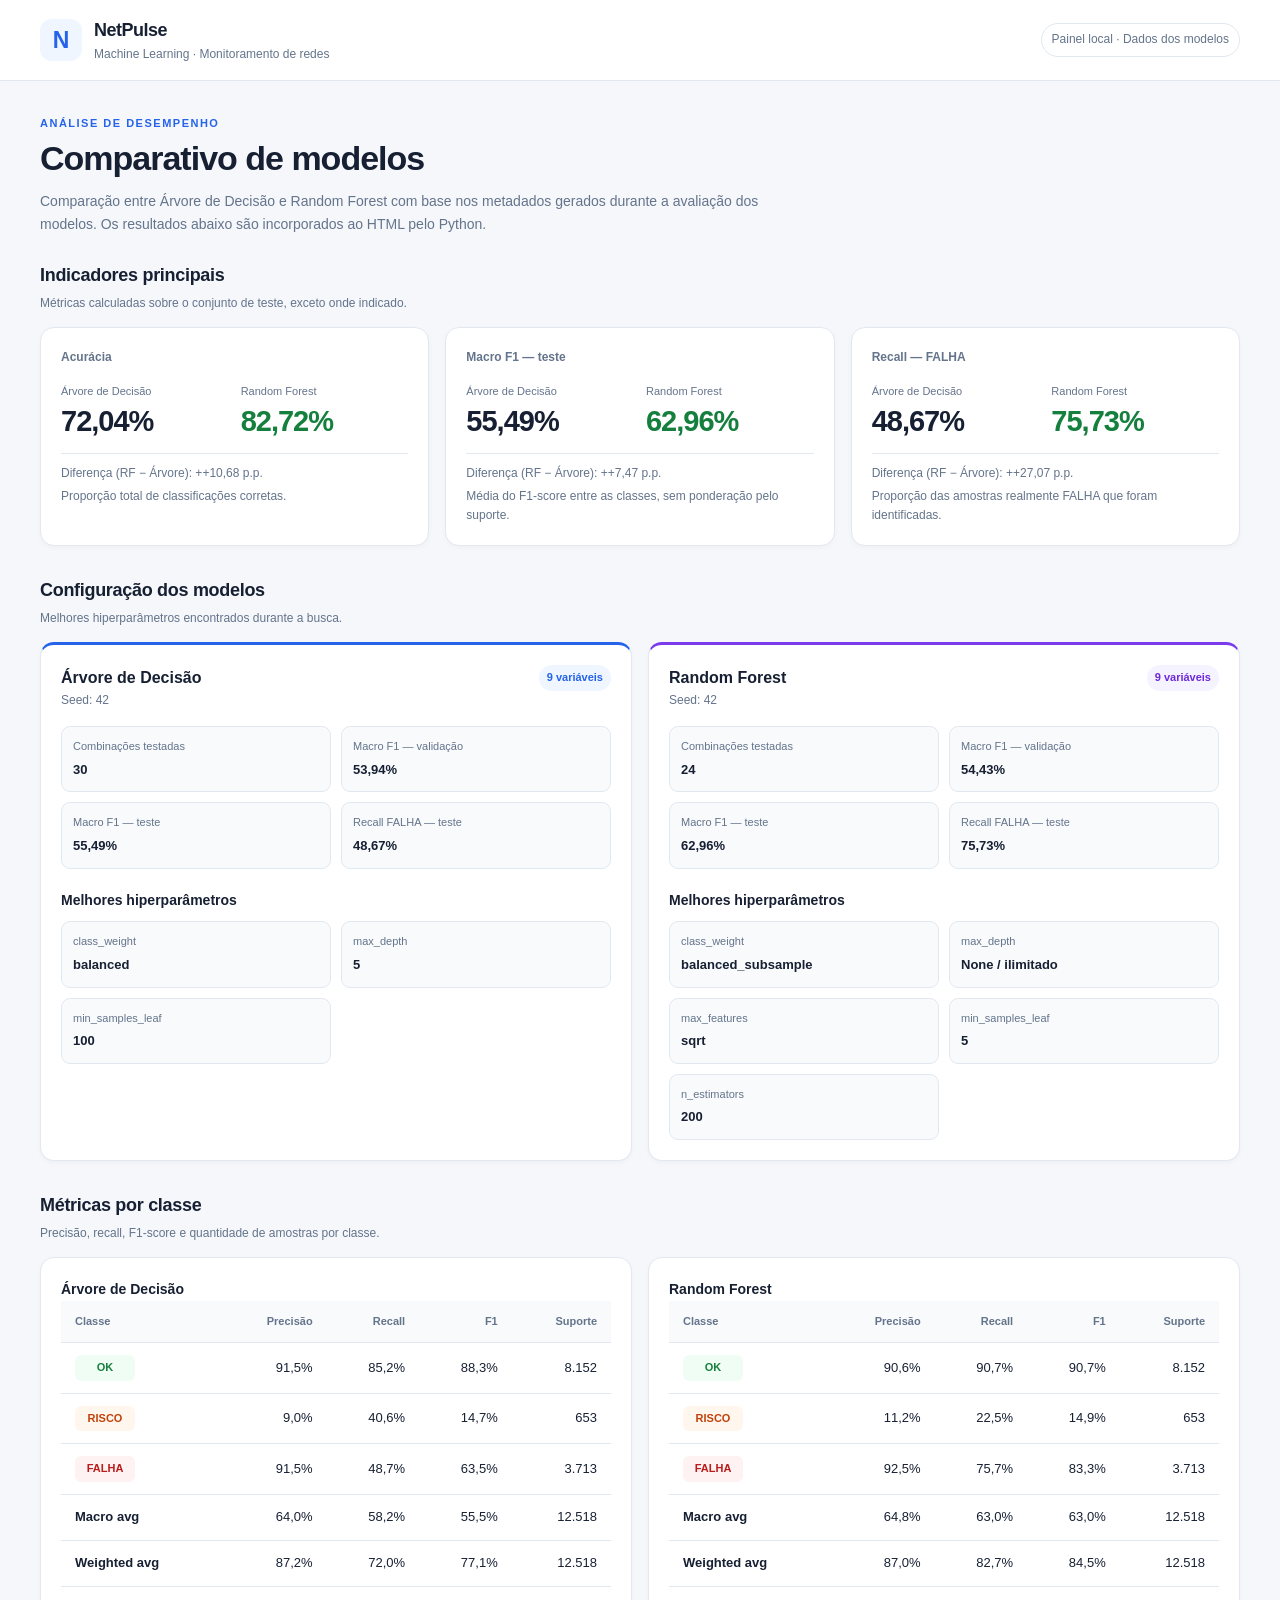
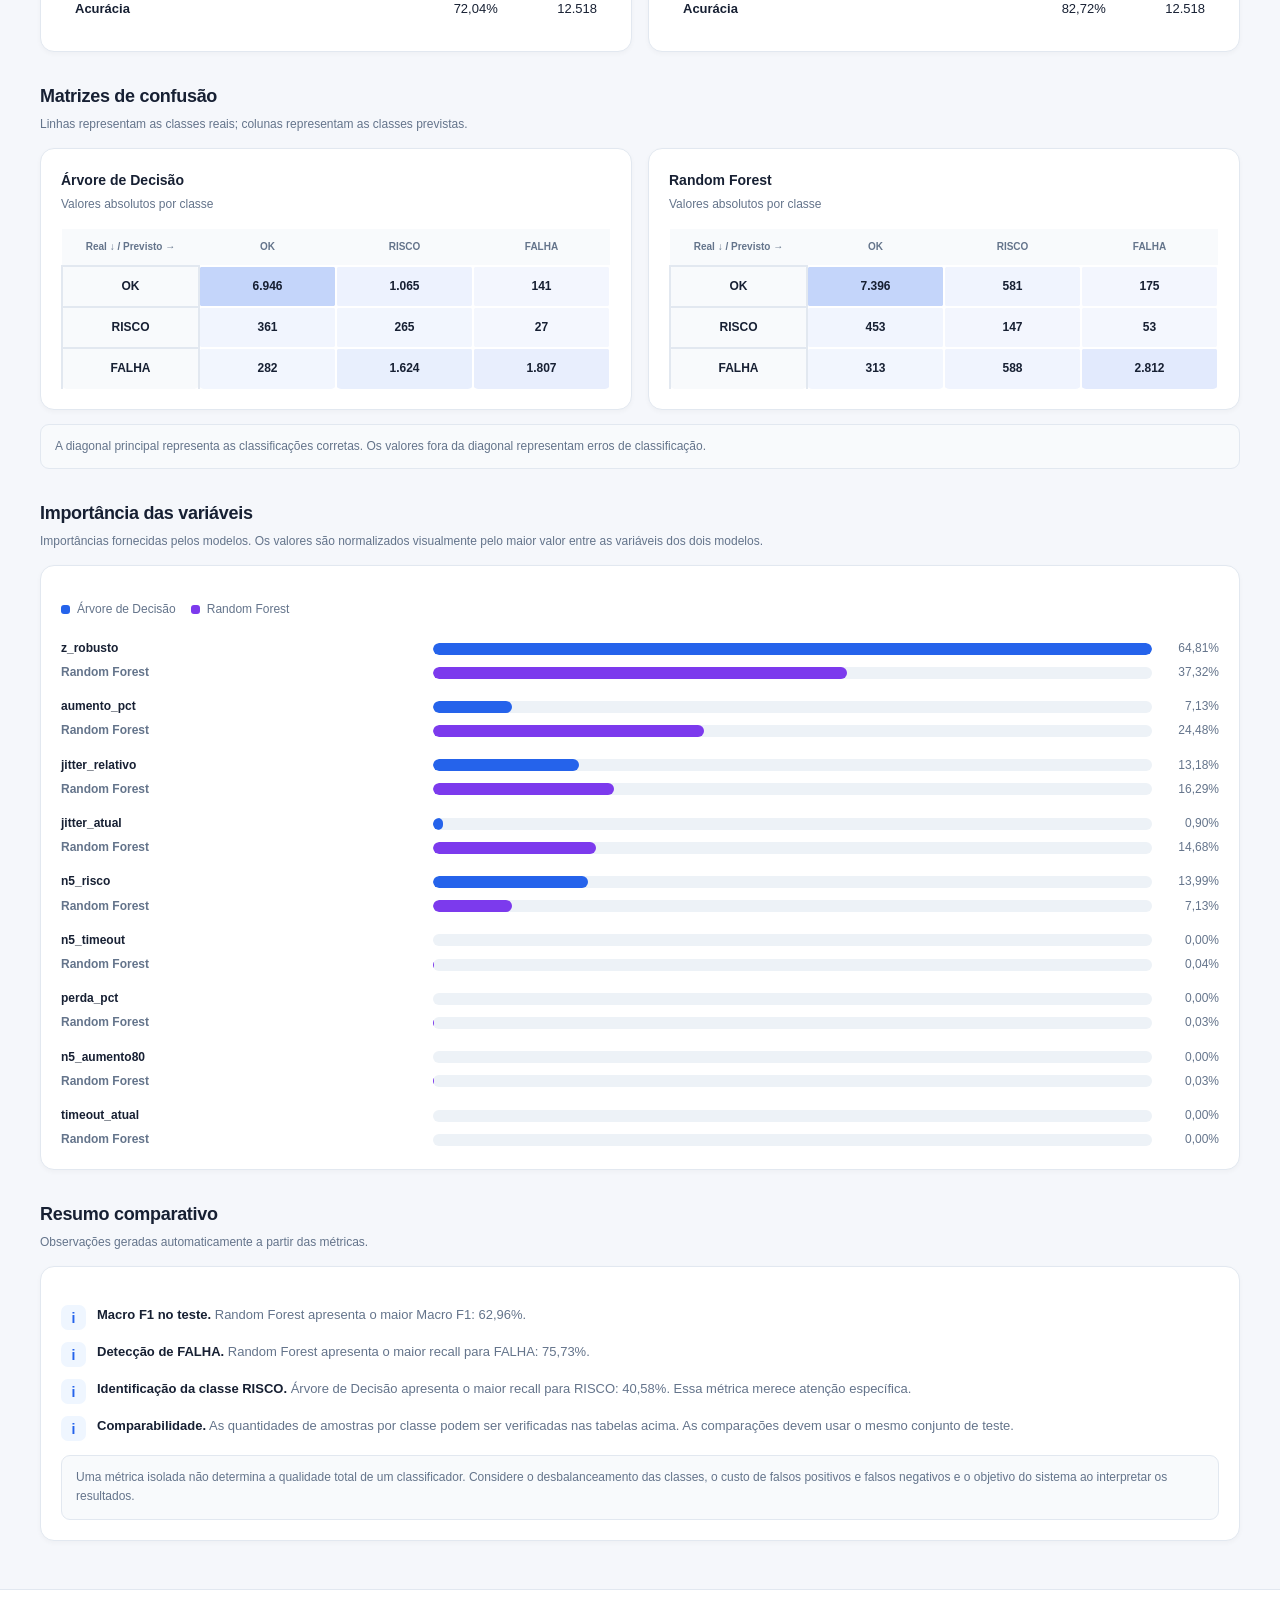
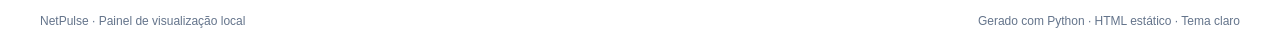
<file: src/data_visualization/index.html>
<!DOCTYPE html>
<html lang="pt-BR">
<head>
    <meta charset="UTF-8">
    <meta name="viewport" content="width=device-width, initial-scale=1.0">
    <meta name="description" content="Comparativo dos modelos de Machine Learning do projeto NetPulse.">
    <title>NetPulse | Comparativo de modelos</title>

    <style>
        :root {
            color-scheme: light;
            --background: #f5f7fb;
            --surface: #ffffff;
            --surface-alt: #f8fafc;
            --border: #e2e8f0;
            --text: #172033;
            --muted: #64748b;
            --primary: #2563eb;
            --primary-soft: #eff6ff;
            --green: #15803d;
            --green-soft: #f0fdf4;
            --orange: #c2410c;
            --orange-soft: #fff7ed;
            --red: #b91c1c;
            --red-soft: #fef2f2;
            --radius: 14px;
        }

        * {
            box-sizing: border-box;
        }

        body {
            margin: 0;
            background: var(--background);
            color: var(--text);
            font-family: Inter, "Segoe UI", Arial, sans-serif;
            font-size: 14px;
            line-height: 1.6;
        }

        .container {
            width: min(1200px, calc(100% - 36px));
            margin: 0 auto;
        }

        header {
            background: var(--surface);
            border-bottom: 1px solid var(--border);
        }

        .header-inner {
            min-height: 76px;
            display: flex;
            align-items: center;
            justify-content: space-between;
            gap: 20px;
            padding: 16px 0;
        }

        .brand {
            display: flex;
            align-items: center;
            gap: 12px;
        }

        .brand-icon {
            display: grid;
            place-items: center;
            width: 42px;
            height: 42px;
            border-radius: 12px;
            background: var(--primary-soft);
            color: var(--primary);
            font-size: 23px;
            font-weight: 800;
        }

        .brand-name {
            font-size: 18px;
            font-weight: 800;
            letter-spacing: -0.5px;
        }

        .brand-subtitle {
            color: var(--muted);
            font-size: 12px;
        }

        .header-tag {
            padding: 6px 10px;
            border: 1px solid var(--border);
            border-radius: 999px;
            color: var(--muted);
            font-size: 12px;
            white-space: nowrap;
        }

        main {
            padding: 34px 0 48px;
        }

        .page-heading {
            margin-bottom: 26px;
        }

        .eyebrow {
            margin-bottom: 5px;
            color: var(--primary);
            font-size: 11px;
            font-weight: 800;
            letter-spacing: 1.5px;
            text-transform: uppercase;
        }

        h1 {
            margin: 0;
            font-size: clamp(25px, 4vw, 34px);
            letter-spacing: -1px;
            line-height: 1.2;
        }

        .page-description {
            max-width: 760px;
            margin: 12px 0 0;
            color: var(--muted);
            font-size: 14px;
        }

        h2 {
            margin: 0;
            font-size: 18px;
            letter-spacing: -0.3px;
        }

        h3 {
            margin: 0;
            font-size: 14px;
        }

        .section {
            margin-top: 30px;
        }

        .section-heading {
            display: flex;
            align-items: center;
            justify-content: space-between;
            gap: 12px;
            margin-bottom: 14px;
        }

        .section-description {
            margin: 4px 0 0;
            color: var(--muted);
            font-size: 12px;
        }

        .grid {
            display: grid;
            gap: 16px;
        }

        .kpi-grid {
            grid-template-columns: repeat(3, minmax(0, 1fr));
        }

        .two-columns {
            grid-template-columns: repeat(2, minmax(0, 1fr));
        }

        .card {
            min-width: 0;
            padding: 20px;
            background: var(--surface);
            border: 1px solid var(--border);
            border-radius: var(--radius);
            box-shadow: 0 2px 5px rgb(15 23 42 / 3%);
        }

        .kpi-label {
            color: var(--muted);
            font-size: 12px;
            font-weight: 600;
        }

        .kpi-values {
            display: grid;
            grid-template-columns: 1fr 1fr;
            gap: 12px;
            margin-top: 16px;
        }

        .kpi-model {
            color: var(--muted);
            font-size: 11px;
        }

        .kpi-number {
            margin-top: 2px;
            font-size: clamp(21px, 3vw, 29px);
            font-weight: 800;
            letter-spacing: -1px;
            line-height: 1.3;
            font-variant-numeric: tabular-nums;
        }

        .kpi-number.winner {
            color: var(--green);
        }

        .kpi-delta {
            margin-top: 12px;
            padding-top: 10px;
            border-top: 1px solid var(--border);
            color: var(--muted);
            font-size: 12px;
        }

        .model-card {
            border-top: 3px solid var(--primary);
        }

        .model-card.rf {
            border-top-color: #7c3aed;
        }

        .model-heading {
            display: flex;
            align-items: flex-start;
            justify-content: space-between;
            gap: 10px;
            margin-bottom: 16px;
        }

        .model-name {
            font-size: 16px;
            font-weight: 800;
        }

        .model-type {
            color: var(--muted);
            font-size: 12px;
        }

        .pill {
            display: inline-block;
            padding: 4px 8px;
            border-radius: 999px;
            background: var(--primary-soft);
            color: var(--primary);
            font-size: 11px;
            font-weight: 700;
        }

        .rf .pill {
            background: #f5f3ff;
            color: #6d28d9;
        }

        .parameter-list {
            display: grid;
            grid-template-columns: minmax(0, 1fr) minmax(0, 1fr);
            gap: 10px;
            margin: 0;
        }

        .parameter {
            min-width: 0;
            padding: 11px;
            background: var(--surface-alt);
            border: 1px solid var(--border);
            border-radius: 9px;
        }

        .parameter dt {
            color: var(--muted);
            font-size: 11px;
        }

        .parameter dd {
            margin: 4px 0 0;
            overflow-wrap: anywhere;
            font-size: 13px;
            font-weight: 700;
        }

        .parameter-wide {
            grid-column: 1 / -1;
        }

        .table-wrap {
            width: 100%;
            overflow-x: auto;
        }

        table {
            width: 100%;
            border-collapse: collapse;
            font-size: 13px;
            font-variant-numeric: tabular-nums;
        }

        th, td {
            padding: 12px 14px;
            border-bottom: 1px solid var(--border);
            text-align: right;
            white-space: nowrap;
        }

        th {
            background: var(--surface-alt);
            color: var(--muted);
            font-size: 11px;
            font-weight: 700;
        }

        th:first-child, td:first-child {
            text-align: left;
        }

        tbody tr:last-child td {
            border-bottom: none;
        }

        tbody tr:hover {
            background: #fafcff;
        }

        .class-badge {
            display: inline-block;
            min-width: 60px;
            padding: 4px 7px;
            border-radius: 6px;
            text-align: center;
            font-size: 11px;
            font-weight: 800;
        }

        .class-ok {
            background: var(--green-soft);
            color: var(--green);
        }

        .class-risco {
            background: var(--orange-soft);
            color: var(--orange);
        }

        .class-falha {
            background: var(--red-soft);
            color: var(--red);
        }

        .matrix-grid {
            display: grid;
            grid-template-columns: repeat(2, minmax(0, 1fr));
            gap: 16px;
        }

        .matrix-subtitle {
            margin: 3px 0 15px;
            color: var(--muted);
            font-size: 12px;
        }

        .matrix {
            width: 100%;
            table-layout: fixed;
            font-size: 12px;
        }

        .matrix th, .matrix td {
            padding: 10px 5px;
            text-align: center;
            white-space: normal;
            overflow-wrap: anywhere;
        }

        .matrix th {
            font-size: 10px;
        }

        .matrix td {
            border: 2px solid white;
            border-radius: 5px;
            font-weight: 700;
        }

        .matrix td:first-child {
            background: var(--surface-alt);
            border-color: var(--border);
        }

        .feature-chart {
            display: grid;
            gap: 15px;
            margin-top: 20px;
        }

        .feature-row {
            display: grid;
            grid-template-columns: minmax(100px, 1fr) minmax(80px, 2fr) 55px;
            align-items: center;
            gap: 12px;
        }

        .feature-name {
            overflow-wrap: anywhere;
            font-size: 12px;
            font-weight: 600;
        }

        .bar-track {
            height: 12px;
            overflow: hidden;
            background: #edf2f7;
            border-radius: 999px;
        }

        .bar {
            height: 100%;
            min-width: 0;
            border-radius: 999px;
            background: var(--primary);
        }

        .bar.rf-bar {
            background: #7c3aed;
        }

        .feature-value {
            text-align: right;
            color: var(--muted);
            font-size: 12px;
            font-variant-numeric: tabular-nums;
        }

        .legend {
            display: flex;
            flex-wrap: wrap;
            gap: 15px;
            margin-top: 14px;
            color: var(--muted);
            font-size: 12px;
        }

        .legend-item {
            display: flex;
            align-items: center;
            gap: 7px;
        }

        .legend-dot {
            width: 9px;
            height: 9px;
            border-radius: 3px;
            background: var(--primary);
        }

        .legend-dot.rf-dot {
            background: #7c3aed;
        }

        .summary-list {
            display: grid;
            gap: 12px;
            padding: 0;
            margin: 18px 0 0;
            list-style: none;
        }

        .summary-item {
            display: flex;
            align-items: flex-start;
            gap: 11px;
        }

        .summary-icon {
            display: grid;
            flex: 0 0 25px;
            place-items: center;
            width: 25px;
            height: 25px;
            border-radius: 7px;
            background: var(--primary-soft);
            color: var(--primary);
            font-weight: 800;
        }

        .summary-text {
            color: var(--muted);
            font-size: 13px;
        }

        .summary-text strong {
            color: var(--text);
        }

        .note {
            margin-top: 14px;
            padding: 12px 14px;
            border: 1px solid var(--border);
            border-radius: 9px;
            background: var(--surface-alt);
            color: var(--muted);
            font-size: 12px;
        }

        .feature-empty {
            color: var(--muted);
            font-size: 13px;
        }

        footer {
            padding: 22px 0;
            border-top: 1px solid var(--border);
            background: var(--surface);
            color: var(--muted);
            font-size: 12px;
        }

        .footer-inner {
            display: flex;
            justify-content: space-between;
            flex-wrap: wrap;
            gap: 8px;
        }

        @media (max-width: 760px) {
            .kpi-grid {
                grid-template-columns: 1fr;
            }

            .two-columns, .matrix-grid {
                grid-template-columns: 1fr;
            }

            .header-tag {
                display: none;
            }

            .card {
                padding: 16px;
            }

            .feature-row {
                grid-template-columns: minmax(85px, 1fr) minmax(55px, 1.5fr) 45px;
                gap: 8px;
            }
        }

        @media print {
            body {
                background: white;
            }

            .card {
                box-shadow: none;
                break-inside: avoid;
            }

            .section {
                break-inside: avoid;
            }

            header, footer {
                background: white;
            }
        }
    </style>
</head>

<body>
<header>
    <div class="container header-inner">
        <div class="brand">
            <div class="brand-icon" aria-hidden="true">N</div>
            <div>
                <div class="brand-name">NetPulse</div>
                <div class="brand-subtitle">Machine Learning · Monitoramento de redes</div>
            </div>
        </div>
        <div class="header-tag">Painel local · Dados dos modelos</div>
    </div>
</header>

<main class="container">
    <section class="page-heading">
        <div class="eyebrow">Análise de desempenho</div>
        <h1>Comparativo de modelos</h1>
        <p class="page-description">
            Comparação entre Árvore de Decisão e Random Forest com base
            nos metadados gerados durante a avaliação dos modelos.
            Os resultados abaixo são incorporados ao HTML pelo Python.
        </p>
    </section>

    <section>
        <div class="section-heading">
            <div>
                <h2>Indicadores principais</h2>
                <p class="section-description">
                    Métricas calculadas sobre o conjunto de teste, exceto onde indicado.
                </p>
            </div>
        </div>
        <div class="grid kpi-grid" id="kpi-grid"></div>
    </section>

    <section class="section">
        <div class="section-heading">
            <div>
                <h2>Configuração dos modelos</h2>
                <p class="section-description">
                    Melhores hiperparâmetros encontrados durante a busca.
                </p>
            </div>
        </div>
        <div class="grid two-columns" id="model-cards"></div>
    </section>

    <section class="section">
        <div class="section-heading">
            <div>
                <h2>Métricas por classe</h2>
                <p class="section-description">
                    Precisão, recall, F1-score e quantidade de amostras por classe.
                </p>
            </div>
        </div>
        <div class="grid two-columns">
            <article class="card">
                <h3>Árvore de Decisão</h3>
                <div class="table-wrap" id="report-tree"></div>
            </article>
            <article class="card">
                <h3>Random Forest</h3>
                <div class="table-wrap" id="report-rf"></div>
            </article>
        </div>
    </section>

    <section class="section">
        <div class="section-heading">
            <div>
                <h2>Matrizes de confusão</h2>
                <p class="section-description">
                    Linhas representam as classes reais; colunas representam as classes previstas.
                </p>
            </div>
        </div>
        <div class="matrix-grid">
            <article class="card">
                <h3>Árvore de Decisão</h3>
                <p class="matrix-subtitle">Valores absolutos por classe</p>
                <div class="table-wrap" id="matrix-tree"></div>
            </article>
            <article class="card">
                <h3>Random Forest</h3>
                <p class="matrix-subtitle">Valores absolutos por classe</p>
                <div class="table-wrap" id="matrix-rf"></div>
            </article>
        </div>
        <div class="note">
            A diagonal principal representa as classificações corretas.
            Os valores fora da diagonal representam erros de classificação.
        </div>
    </section>

    <section class="section">
        <div class="section-heading">
            <div>
                <h2>Importância das variáveis</h2>
                <p class="section-description">
                    Importâncias fornecidas pelos modelos. Os valores são normalizados
                    visualmente pelo maior valor entre as variáveis dos dois modelos.
                </p>
            </div>
        </div>
        <article class="card">
            <div class="legend">
                <span class="legend-item">
                    <span class="legend-dot"></span> Árvore de Decisão
                </span>
                <span class="legend-item">
                    <span class="legend-dot rf-dot"></span> Random Forest
                </span>
            </div>
            <div id="feature-chart" class="feature-chart"></div>
        </article>
    </section>

    <section class="section">
        <div class="section-heading">
            <div>
                <h2>Resumo comparativo</h2>
                <p class="section-description">
                    Observações geradas automaticamente a partir das métricas.
                </p>
            </div>
        </div>
        <article class="card">
            <ul id="summary-list" class="summary-list"></ul>
            <div class="note">
                Uma métrica isolada não determina a qualidade total de um classificador.
                Considere o desbalanceamento das classes, o custo de falsos positivos
                e falsos negativos e o objetivo do sistema ao interpretar os resultados.
            </div>
        </article>
    </section>
</main>

<footer>
    <div class="container footer-inner">
        <span>NetPulse · Painel de visualização local</span>
        <span>Gerado com Python · HTML estático · Tema claro</span>
    </div>
</footer>

<script id="model-data" type="application/json">{"arvore":{"familia":"arvore_decisao","seed":42,"features":["perda_pct","aumento_pct","z_robusto","jitter_atual","jitter_relativo","timeout_atual","n5_timeout","n5_aumento80","n5_risco"],"n_combinacoes_grade":30,"best_params":{"class_weight":"balanced","max_depth":5,"min_samples_leaf":100},"macro_f1_validacao":0.539414064566413,"macro_f1_teste":0.554948426390378,"recall_falha_teste":0.48666846215997844,"classification_report":{"OK":{"precision":0.9152721043615759,"recall":0.8520608439646713,"f1-score":0.8825360523473731,"support":8152.0},"RISCO":{"precision":0.08970886932972241,"recall":0.4058192955589586,"f1-score":0.14693651233712227,"support":653.0},"FALHA":{"precision":0.9149367088607595,"recall":0.48666846215997844,"f1-score":0.6353727144866386,"support":3713.0},"accuracy":0.7204026202268733,"macro avg":{"precision":0.639972560850686,"recall":0.5815162005612028,"f1-score":0.554948426390378,"support":12518.0},"weighted avg":{"precision":0.8721072125281895,"recall":0.7204026202268733,"f1-score":0.7708517598802376,"support":12518.0}},"confusion_matrix":[[6946,1065,141],[361,265,27],[282,1624,1807]],"confusion_matrix_labels":["OK","RISCO","FALHA"],"feature_importances":{"perda_pct":0.0,"aumento_pct":0.07126330880534801,"z_robusto":0.6480891906329268,"jitter_atual":0.008997586534060013,"jitter_relativo":0.13178006627082103,"timeout_atual":0.0,"n5_timeout":0.0,"n5_aumento80":0.0,"n5_risco":0.13986984775684402}},"random_forest":{"familia":"random_forest","seed":42,"features":["perda_pct","aumento_pct","z_robusto","jitter_atual","jitter_relativo","timeout_atual","n5_timeout","n5_aumento80","n5_risco"],"n_combinacoes_grade":24,"best_params":{"class_weight":"balanced_subsample","max_depth":null,"max_features":"sqrt","min_samples_leaf":5,"n_estimators":200},"macro_f1_validacao":0.5443105531598492,"macro_f1_teste":0.6296117715729824,"recall_falha_teste":0.7573390789119311,"classification_report":{"OK":{"precision":0.9061504533202647,"recall":0.907262021589794,"f1-score":0.9067058967757754,"support":8152.0},"RISCO":{"precision":0.11170212765957446,"recall":0.225114854517611,"f1-score":0.14931437277805992,"support":653.0},"FALHA":{"precision":0.925,"recall":0.7573390789119311,"f1-score":0.8328150451651118,"support":3713.0},"accuracy":0.8272088193002077,"macro avg":{"precision":0.6476175269932797,"recall":0.6299053183397786,"f1-score":0.6296117715729824,"support":12518.0},"weighted avg":{"precision":0.8702991679843824,"recall":0.8272088193002077,"f1-score":0.8452796787536551,"support":12518.0}},"confusion_matrix":[[7396,581,175],[453,147,53],[313,588,2812]],"confusion_matrix_labels":["OK","RISCO","FALHA"],"feature_importances":{"perda_pct":0.00030588930962369566,"aumento_pct":0.24482770845054294,"z_robusto":0.37316147698260965,"jitter_atual":0.14678998493085005,"jitter_relativo":0.16294785639535894,"timeout_atual":1.881147137428059e-05,"n5_timeout":0.00037266515602581455,"n5_aumento80":0.0002900768385981448,"n5_risco":0.0712855304650165}}}</script>

<script>
"use strict";

const data = JSON.parse(
    document.getElementById("model-data").textContent
);

const tree = data.arvore;
const rf = data.random_forest;

const CLASS_ORDER = ["OK", "RISCO", "FALHA"];

function escapeHTML(value) {
    return String(value ?? "")
        .replaceAll("&", "&amp;")
        .replaceAll("<", "&lt;")
        .replaceAll(">", "&gt;")
        .replaceAll('"', "&quot;")
        .replaceAll("'", "&#39;");
}

function number(value, digits = 3) {
    if (value === null || value === undefined || value === "") {
        return "—";
    }

    const parsed = Number(value);

    if (!Number.isFinite(parsed)) {
        return "—";
    }

    return parsed.toLocaleString("pt-BR", {
        minimumFractionDigits: digits,
        maximumFractionDigits: digits
    });
}

function integer(value) {
    if (value === null || value === undefined || !Number.isFinite(Number(value))) {
        return "—";
    }

    return Number(value).toLocaleString("pt-BR", {
        maximumFractionDigits: 0
    });
}

function percent(value, digits = 1) {
    if (value === null || value === undefined || !Number.isFinite(Number(value))) {
        return "—";
    }

    return (Number(value) * 100).toLocaleString("pt-BR", {
        minimumFractionDigits: digits,
        maximumFractionDigits: digits
    }) + "%";
}

function className(name) {
    const classes = {
        "OK": "class-ok",
        "RISCO": "class-risco",
        "FALHA": "class-falha"
    };

    return classes[name] || "";
}

function modelName(model) {
    return model.familia === "arvore_decisao"
        ? "Árvore de Decisão"
        : "Random Forest";
}

function metric(report, classLabel, metricName) {
    return report?.[classLabel]?.[metricName];
}

function modelAccuracy(model) {
    return model.classification_report?.accuracy;
}

function comparisonCard(title, description, a, b, formatter, higherIsBetter = true) {
    const validA = Number.isFinite(Number(a));
    const validB = Number.isFinite(Number(b));

    let winner = null;
    if (validA && validB && Number(a) !== Number(b)) {
        winner = (Number(a) > Number(b)) === higherIsBetter ? "a" : "b";
    }

    let delta = "Não foi possível comparar os valores.";
    if (validA && validB) {
        const difference = Number(b) - Number(a);
        const sign = difference > 0 ? "+" : "";
        delta = "Diferença (RF − Árvore): " + sign +
            formatter(difference, true);
    }

    return `
        <article class="card">
            <div class="kpi-label">${escapeHTML(title)}</div>
            <div class="kpi-values">
                <div>
                    <div class="kpi-model">Árvore de Decisão</div>
                    <div class="kpi-number ${winner === "a" ? "winner" : ""}">
                        ${escapeHTML(formatter(a))}
                    </div>
                </div>
                <div>
                    <div class="kpi-model">Random Forest</div>
                    <div class="kpi-number ${winner === "b" ? "winner" : ""}">
                        ${escapeHTML(formatter(b))}
                    </div>
                </div>
            </div>
            <div class="kpi-delta">${escapeHTML(delta)}</div>
            <div class="section-description">${escapeHTML(description)}</div>
        </article>
    `;
}

function renderKPIs() {
    const items = [
        {
            title: "Acurácia",
            description: "Proporção total de classificações corretas.",
            a: modelAccuracy(tree),
            b: modelAccuracy(rf),
            format: (v) => percent(v, 2),
            deltaFormat: (v) => {
                const n = Number(v);
                return Number.isFinite(n)
                    ? (n > 0 ? "+" : "") + (n * 100).toLocaleString("pt-BR", {
                        minimumFractionDigits: 2,
                        maximumFractionDigits: 2
                    }) + " p.p."
                    : "—";
            }
        },
        {
            title: "Macro F1 — teste",
            description: "Média do F1-score entre as classes, sem ponderação pelo suporte.",
            a: tree.macro_f1_teste,
            b: rf.macro_f1_teste,
            format: (v) => percent(v, 2),
            deltaFormat: (v) => {
                const n = Number(v);
                return Number.isFinite(n)
                    ? (n > 0 ? "+" : "") + (n * 100).toLocaleString("pt-BR", {
                        minimumFractionDigits: 2,
                        maximumFractionDigits: 2
                    }) + " p.p."
                    : "—";
            }
        },
        {
            title: "Recall — FALHA",
            description: "Proporção das amostras realmente FALHA que foram identificadas.",
            a: tree.recall_falha_teste,
            b: rf.recall_falha_teste,
            format: (v) => percent(v, 2),
            deltaFormat: (v) => {
                const n = Number(v);
                return Number.isFinite(n)
                    ? (n > 0 ? "+" : "") + (n * 100).toLocaleString("pt-BR", {
                        minimumFractionDigits: 2,
                        maximumFractionDigits: 2
                    }) + " p.p."
                    : "—";
            }
        }
    ];

    document.getElementById("kpi-grid").innerHTML = items.map(item =>
        comparisonCard(
            item.title,
            item.description,
            item.a,
            item.b,
            (v, isDelta) => isDelta
                ? item.deltaFormat(v)
                : item.format(v)
        )
    ).join("");
}

function formatParameter(value) {
    if (value === null) return "None / ilimitado";
    if (value === true) return "Sim";
    if (value === false) return "Não";
    if (Array.isArray(value)) return value.map(formatParameter).join(", ");
    if (typeof value === "object") return JSON.stringify(value);
    return String(value);
}

function renderModelCard(model, isRF) {
    const params = model.best_params || {};

    const parameterHTML = Object.entries(params).map(([key, value]) => `
        <div class="parameter">
            <dt>${escapeHTML(key)}</dt>
            <dd>${escapeHTML(formatParameter(value))}</dd>
        </div>
    `).join("");

    return `
        <article class="card model-card ${isRF ? "rf" : ""}">
            <div class="model-heading">
                <div>
                    <div class="model-name">${escapeHTML(modelName(model))}</div>
                    <div class="model-type">Seed: ${escapeHTML(model.seed ?? "—")}</div>
                </div>
                <span class="pill">${escapeHTML(model.features?.length ?? 0)} variáveis</span>
            </div>

            <dl class="parameter-list">
                <div class="parameter">
                    <dt>Combinações testadas</dt>
                    <dd>${escapeHTML(integer(model.n_combinacoes_grade))}</dd>
                </div>
                <div class="parameter">
                    <dt>Macro F1 — validação</dt>
                    <dd>${escapeHTML(percent(model.macro_f1_validacao, 2))}</dd>
                </div>
                <div class="parameter">
                    <dt>Macro F1 — teste</dt>
                    <dd>${escapeHTML(percent(model.macro_f1_teste, 2))}</dd>
                </div>
                <div class="parameter">
                    <dt>Recall FALHA — teste</dt>
                    <dd>${escapeHTML(percent(model.recall_falha_teste, 2))}</dd>
                </div>
            </dl>

            <h3 style="margin: 20px 0 10px;">Melhores hiperparâmetros</h3>
            <dl class="parameter-list">${parameterHTML}</dl>
        </article>
    `;
}

function renderModelCards() {
    document.getElementById("model-cards").innerHTML =
        renderModelCard(tree, false) +
        renderModelCard(rf, true);
}

function renderReport(model, targetId) {
    const report = model.classification_report || {};

    const rows = CLASS_ORDER.map(label => {
        const item = report[label] || {};

        return `
            <tr>
                <td><span class="class-badge ${className(label)}">${escapeHTML(label)}</span></td>
                <td>${escapeHTML(percent(item.precision, 1))}</td>
                <td>${escapeHTML(percent(item.recall, 1))}</td>
                <td>${escapeHTML(percent(item["f1-score"], 1))}</td>
                <td>${escapeHTML(integer(item.support))}</td>
            </tr>
        `;
    }).join("");

    const macro = report["macro avg"] || {};
    const accuracy = report.accuracy;
    const weighted = report["weighted avg"] || {};

    document.getElementById(targetId).innerHTML = `
        <table>
            <thead>
                <tr>
                    <th>Classe</th>
                    <th>Precisão</th>
                    <th>Recall</th>
                    <th>F1</th>
                    <th>Suporte</th>
                </tr>
            </thead>
            <tbody>
                ${rows}
                <tr>
                    <td><strong>Macro avg</strong></td>
                    <td>${escapeHTML(percent(macro.precision, 1))}</td>
                    <td>${escapeHTML(percent(macro.recall, 1))}</td>
                    <td>${escapeHTML(percent(macro["f1-score"], 1))}</td>
                    <td>${escapeHTML(integer(macro.support))}</td>
                </tr>
                <tr>
                    <td><strong>Weighted avg</strong></td>
                    <td>${escapeHTML(percent(weighted.precision, 1))}</td>
                    <td>${escapeHTML(percent(weighted.recall, 1))}</td>
                    <td>${escapeHTML(percent(weighted["f1-score"], 1))}</td>
                    <td>${escapeHTML(integer(weighted.support))}</td>
                </tr>
                <tr>
                    <td><strong>Acurácia</strong></td>
                    <td colspan="3">${escapeHTML(percent(accuracy, 2))}</td>
                    <td>${escapeHTML(integer(macro.support))}</td>
                </tr>
            </tbody>
        </table>
    `;
}

function renderMatrix(model, targetId) {
    const labels = model.confusion_matrix_labels || [];
    const matrix = model.confusion_matrix || [];

    const maxValue = Math.max(
        1,
        ...matrix.flat().map(value => Number(value) || 0)
    );

    let body = "";

    for (let i = 0; i < labels.length; i++) {
        body += `<tr><td>${escapeHTML(labels[i])}</td>`;

        for (let j = 0; j < labels.length; j++) {
            const value = Number(matrix[i]?.[j] ?? 0);
            const intensity = Math.max(0, Math.min(1, value / maxValue));

            // A cor indica apenas a magnitude relativa do valor.
            const background = `rgba(37, 99, 235, ${0.05 + intensity * 0.22})`;

            body += `
                <td style="background:${background}">
                    ${escapeHTML(integer(value))}
                </td>
            `;
        }

        body += "</tr>";
    }

    document.getElementById(targetId).innerHTML = `
        <table class="matrix">
            <thead>
                <tr>
                    <th>Real ↓ / Previsto →</th>
                    ${labels.map(label =>
                        `<th>${escapeHTML(label)}</th>`
                    ).join("")}
                </tr>
            </thead>
            <tbody>${body}</tbody>
        </table>
    `;
}

function renderFeatureChart() {
    const treeFeatures = tree.feature_importances || {};
    const rfFeatures = rf.feature_importances || {};

    const allFeatures = [
        ...new Set([
            ...Object.keys(treeFeatures),
            ...Object.keys(rfFeatures)
        ])
    ];

    if (!allFeatures.length) {
        document.getElementById("feature-chart").innerHTML =
            '<p class="feature-empty">Não há importâncias de variáveis nos metadados.</p>';
        return;
    }

    allFeatures.sort((a, b) =>
        Math.max(Number(rfFeatures[b]) || 0, Number(treeFeatures[b]) || 0) -
        Math.max(Number(rfFeatures[a]) || 0, Number(treeFeatures[a]) || 0)
    );

    const maxValue = Math.max(
        0,
        ...allFeatures.flatMap(feature => [
            Number(treeFeatures[feature]) || 0,
            Number(rfFeatures[feature]) || 0
        ])
    );

    document.getElementById("feature-chart").innerHTML =
        allFeatures.map(feature => {
            const a = Number(treeFeatures[feature]) || 0;
            const b = Number(rfFeatures[feature]) || 0;

            const widthA = maxValue > 0 ? a / maxValue * 100 : 0;
            const widthB = maxValue > 0 ? b / maxValue * 100 : 0;

            return `
                <div>
                    <div class="feature-row">
                        <div class="feature-name">${escapeHTML(feature)}</div>
                        <div>
                            <div class="bar-track" title="Árvore de Decisão: ${escapeHTML(number(a, 5))}">
                                <div class="bar" style="width:${widthA}%"></div>
                            </div>
                        </div>
                        <div class="feature-value">${escapeHTML(percent(a, 2))}</div>
                    </div>
                    <div class="feature-row" style="margin-top:5px">
                        <div class="feature-name" style="color:var(--muted)">Random Forest</div>
                        <div>
                            <div class="bar-track" title="Random Forest: ${escapeHTML(number(b, 5))}">
                                <div class="bar rf-bar" style="width:${widthB}%"></div>
                            </div>
                        </div>
                        <div class="feature-value">${escapeHTML(percent(b, 2))}</div>
                    </div>
                </div>
            `;
        }).join("");
}

function renderSummary() {
    const items = [];

    const treeF1 = Number(tree.macro_f1_teste);
    const rfF1 = Number(rf.macro_f1_teste);
    const treeRecall = Number(tree.recall_falha_teste);
    const rfRecall = Number(rf.recall_falha_teste);

    if (Number.isFinite(treeF1) && Number.isFinite(rfF1)) {
        const winner = rfF1 > treeF1
            ? "Random Forest"
            : treeF1 > rfF1
                ? "Árvore de Decisão"
                : "ambos os modelos";

        items.push({
            title: "Macro F1 no teste",
            text: `${winner} apresenta ${winner === "ambos os modelos" ? "o mesmo resultado" : "o maior Macro F1"}: ` +
                `${percent(Math.max(treeF1, rfF1), 2)}.`
        });
    }

    if (Number.isFinite(treeRecall) && Number.isFinite(rfRecall)) {
        const winner = rfRecall > treeRecall
            ? "Random Forest"
            : treeRecall > rfRecall
                ? "Árvore de Decisão"
                : "ambos os modelos";

        items.push({
            title: "Detecção de FALHA",
            text: `${winner} apresenta ${winner === "ambos os modelos" ? "o mesmo recall" : "o maior recall"} para FALHA: ` +
                `${percent(Math.max(treeRecall, rfRecall), 2)}.`
        });
    }

    const treeRisk = Number(metric(tree.classification_report, "RISCO", "recall"));
    const rfRisk = Number(metric(rf.classification_report, "RISCO", "recall"));

    if (Number.isFinite(treeRisk) && Number.isFinite(rfRisk)) {
        const winner = rfRisk > treeRisk
            ? "Random Forest"
            : treeRisk > rfRisk
                ? "Árvore de Decisão"
                : "ambos os modelos";

        items.push({
            title: "Identificação da classe RISCO",
            text: `${winner} apresenta o maior recall para RISCO: ` +
                `${percent(Math.max(treeRisk, rfRisk), 2)}. Essa métrica merece atenção específica.`
        });
    }

    const supports = CLASS_ORDER.map(label => ({
        label,
        tree: Number(tree.classification_report?.[label]?.support),
        rf: Number(rf.classification_report?.[label]?.support)
    }));

    const classSupport = supports.find(item =>
        Number.isFinite(item.tree) &&
        Number.isFinite(item.rf) &&
        item.tree !== item.rf
    );

    if (!classSupport) {
        items.push({
            title: "Comparabilidade",
            text: "As quantidades de amostras por classe podem ser verificadas nas tabelas acima. As comparações devem usar o mesmo conjunto de teste."
        });
    } else {
        items.push({
            title: "Suporte por classe",
            text: `O suporte de ${classSupport.label} difere entre os relatórios. Verifique se ambos os modelos foram avaliados sobre o mesmo conjunto de teste.`
        });
    }

    document.getElementById("summary-list").innerHTML =
        items.map(item => `
            <li class="summary-item">
                <span class="summary-icon">i</span>
                <div class="summary-text">
                    <strong>${escapeHTML(item.title)}.</strong>
                    ${escapeHTML(item.text)}
                </div>
            </li>
        `).join("");
}

function render() {
    renderKPIs();
    renderModelCards();
    renderReport(tree, "report-tree");
    renderReport(rf, "report-rf");
    renderMatrix(tree, "matrix-tree");
    renderMatrix(rf, "matrix-rf");
    renderFeatureChart();
    renderSummary();
}

render();
</script>
</body>
</html>
</file>
<file: assets/css/style.css>
/* ==========================================================================
   NetPulse: do ping ao alerta de rede
   style.css (parte 1: base, cabeçalho, hero, layout e componentes do artigo)
   Paleta extraída da logo oficial: azul-marinho, azul, turquesa e verde.
   ========================================================================== */

/* ---------- 1. Tokens de design ---------- */
:root {
  /* Cores da identidade (logo) */
  --navy: #0b1c30;
  --navy-2: #102a45;
  --navy-3: #173556;
  --blue: #1687d7;
  --blue-d: #0f6cad;
  --teal: #16b6c2;
  --teal-d: #0e8f99;
  --green: #35bb7c;
  --green-d: #1f8f5a;
  --lime: #bad25a;

  /* Estados do sistema */
  --ok: #1f8f5a;
  --ok-bg: #e3f6ec;
  --risco: #8f5d00;
  --risco-bg: #fdf1d6;
  --falha: #c8323e;
  --falha-bg: #fdeaec;

  /* Neutros */
  --paper: #f2f6fa;
  --surface: #ffffff;
  --ink: #14233a;
  --ink-2: #31465f;
  --muted: #5a6b80;
  --line: #d8e1ea;
  --line-2: #e8eef4;
  --code-bg: #e8eff6;

  /* Tipografia (apenas fontes do sistema: funciona offline) */
  --serif: Charter, "Iowan Old Style", "Palatino Linotype", "Book Antiqua", Georgia, serif;
  --sans: "Avenir Next", "Segoe UI", "Helvetica Neue", Roboto, system-ui, -apple-system, Arial, sans-serif;
  --mono: ui-monospace, SFMono-Regular, Menlo, Consolas, "Liberation Mono", monospace;

  --header-h: 64px;
  --shadow-1: 0 1px 2px rgba(11, 28, 48, .06), 0 4px 14px rgba(11, 28, 48, .05);
  --shadow-2: 0 10px 40px rgba(11, 28, 48, .16);
  --ease: cubic-bezier(.2, .7, .2, 1);
}

/* ---------- 2. Reset e base ---------- */
*, *::before, *::after { box-sizing: border-box; }

html {
  color-scheme: light;
  scroll-behavior: smooth;
  scroll-padding-top: calc(var(--header-h) + 20px);
  -webkit-text-size-adjust: 100%;
}

body {
  margin: 0;
  background: var(--paper);
  color: var(--ink);
  font-family: var(--serif);
  font-size: 1.125rem;
  line-height: 1.7;
  text-rendering: optimizeLegibility;
  -webkit-font-smoothing: antialiased;
}

img, svg { max-width: 100%; }
img { display: block; height: auto; }

a { color: var(--blue-d); text-underline-offset: .18em; }
a:hover { color: var(--navy); }

:focus-visible {
  outline: 3px solid var(--blue);
  outline-offset: 3px;
  border-radius: 4px;
}

::selection { background: rgba(22, 182, 194, .3); }

.skip-link {
  position: absolute;
  left: 12px;
  top: -60px;
  z-index: 100;
  padding: .6rem 1rem;
  background: var(--green);
  color: var(--navy);
  font: 700 .95rem var(--sans);
  border-radius: 8px;
  text-decoration: none;
}
.skip-link:focus { top: 10px; }

code, pre { font-family: var(--mono); }
code {
  padding: .1em .38em;
  font-size: .86em;
  background: var(--code-bg);
  border-radius: 5px;
  color: var(--navy-2);
  overflow-wrap: anywhere;
}

/* ---------- 3. Barra de progresso e cabeçalho ---------- */
.progress {
  position: fixed;
  inset: 0 0 auto 0;
  z-index: 90;
  height: 3px;
  pointer-events: none;
}
.progress__bar {
  display: block;
  width: 100%;
  height: 100%;
  background: linear-gradient(90deg, var(--blue), var(--teal), var(--green));
  transform: scaleX(0);
  transform-origin: 0 50%;
}

.site-header {
  position: sticky;
  top: 0;
  z-index: 70;
  height: var(--header-h);
  background: var(--navy);
  border-bottom: 1px solid rgba(255, 255, 255, .08);
}
.site-header__inner {
  display: flex;
  align-items: center;
  justify-content: space-between;
  gap: 1rem;
  height: 100%;
  max-width: 1240px;
  margin: 0 auto;
  padding: 0 24px;
}

.brand {
  display: flex;
  align-items: center;
  gap: .75rem;
  color: #fff;
  text-decoration: none;
}
/* Recorte da logo oficial: mostra só o ícone "N" (imagem 1024 x 1024) */
.brand__mark {
  position: relative;
  flex: none;
  width: 44px;
  height: 44px;
  overflow: hidden;
  border-radius: 12px;
  background: var(--navy);
  box-shadow: 0 0 0 1px rgba(255, 255, 255, .12);
}
.brand__mark img {
  position: absolute;
  left: -36px;
  top: -23px;
  width: 112px;
  height: 112px;
  max-width: none;
}
.brand__text { display: flex; flex-direction: column; line-height: 1.15; }
.brand__name { font: 800 1.2rem var(--sans); letter-spacing: -.01em; }
.brand__tag { font: 500 .78rem var(--sans); color: #9db4cd; }

.menu-toggle {
  display: none;
  align-items: center;
  gap: .7rem;
  min-height: 44px;
  padding: 0 1rem;
  font: 700 .95rem var(--sans);
  color: #fff;
  background: rgba(255, 255, 255, .08);
  border: 1px solid rgba(255, 255, 255, .22);
  border-radius: 999px;
  cursor: pointer;
}
.menu-toggle:hover { background: rgba(255, 255, 255, .16); }
.menu-toggle__icon {
  position: relative;
  width: 18px;
  height: 2px;
  background: currentColor;
  box-shadow: 0 6px 0 currentColor, 0 -6px 0 currentColor;
  transition: box-shadow .2s, background .2s;
}
.menu-toggle[aria-expanded="true"] .menu-toggle__icon { box-shadow: 0 0 0 transparent, 0 0 0 transparent; background: transparent; }
.menu-toggle[aria-expanded="true"] .menu-toggle__icon::before,
.menu-toggle[aria-expanded="true"] .menu-toggle__icon::after {
  content: "";
  position: absolute;
  inset: 0;
  background: currentColor;
}
.menu-toggle[aria-expanded="true"] .menu-toggle__icon::before { transform: rotate(45deg); }
.menu-toggle[aria-expanded="true"] .menu-toggle__icon::after { transform: rotate(-45deg); }

/* ---------- 4. Hero ---------- */
.hero {
  position: relative;
  overflow: hidden;
  color: #fff;
  background:
    radial-gradient(820px 420px at 88% 8%, rgba(22, 182, 194, .26), transparent 62%),
    radial-gradient(700px 420px at 0% 100%, rgba(22, 135, 215, .28), transparent 62%),
    var(--navy);
}
.hero__inner {
  display: grid;
  grid-template-columns: minmax(0, 1.25fr) minmax(0, .75fr);
  align-items: center;
  gap: 56px;
  max-width: 1240px;
  margin: 0 auto;
  padding: 72px 24px 150px;
}
.hero__kicker {
  margin: 0 0 1rem;
  font: 600 1rem var(--sans);
  color: var(--teal);
}
.hero h1 {
  margin: 0;
  font-family: var(--sans);
  font-weight: 800;
  font-size: 3.2rem;
  font-size: clamp(2.3rem, 5.2vw, 3.9rem);
  line-height: 1.04;
  letter-spacing: -.025em;
  text-wrap: balance;
}
.hero__deck {
  max-width: 34em;
  margin: 1.4rem 0 0;
  font-family: var(--sans);
  font-weight: 400;
  font-size: 1.2rem;
  font-size: clamp(1.1rem, 2vw, 1.3rem);
  line-height: 1.55;
  color: #c7d6e8;
}
.hero__meta {
  margin: 1.2rem 0 1.8rem;
  font: 500 .95rem var(--sans);
  color: #8fa8c3;
}
.hero__logo {
  justify-self: end;
  width: 100%;
  max-width: 380px;
  overflow: hidden;
  border-radius: 30px;
  box-shadow: 0 30px 70px rgba(0, 0, 0, .45), 0 0 0 1px rgba(255, 255, 255, .1);
}
.hero__logo img { width: 100%; }

.hero__pulse {
  position: absolute;
  left: 0;
  bottom: 0;
  width: 100%;
  height: clamp(80px, 7vw, 120px);
  pointer-events: none;
}
.hero__pulse-line {
  fill: none;
  stroke: var(--teal);
  stroke-width: 2.4;
  stroke-linecap: round;
  stroke-linejoin: round;
  stroke-dasharray: 1;
  stroke-dashoffset: 0;
  filter: drop-shadow(0 0 6px rgba(22, 182, 194, .7));
  animation: pulse-draw 3.2s var(--ease) .4s both;
}

.button {
  display: inline-flex;
  align-items: center;
  min-height: 48px;
  padding: 0 1.6rem;
  font: 700 1rem var(--sans);
  color: var(--navy);
  background: var(--green);
  border-radius: 999px;
  text-decoration: none;
  transition: transform .2s var(--ease), background .2s;
}
.button:hover { color: var(--navy); background: #4fd194; transform: translateY(-2px); }

/* Entrada do hero: uma única sequência, ao carregar a página */
.hero__text > * { animation: rise .8s var(--ease) both; }
.hero__text > :nth-child(2) { animation-delay: .08s; }
.hero__text > :nth-child(3) { animation-delay: .16s; }
.hero__text > :nth-child(4) { animation-delay: .24s; }
.hero__text > :nth-child(5) { animation-delay: .32s; }
.hero__logo { animation: rise 1s var(--ease) .2s both; }

@keyframes rise {
  from { opacity: 0; transform: translateY(18px); }
  to { opacity: 1; transform: none; }
}
@keyframes pulse-draw {
  from { stroke-dashoffset: 1; }
  to { stroke-dashoffset: 0; }
}

/* ---------- 5. Layout: sumário + artigo ---------- */
.layout {
  display: grid;
  grid-template-columns: 250px minmax(0, 1fr);
  gap: 56px;
  max-width: 1240px;
  margin: 0 auto;
  padding: 24px 24px 96px;
}

.toc {
  position: sticky;
  top: calc(var(--header-h) + 24px);
  align-self: start;
  max-height: calc(100vh - var(--header-h) - 48px);
  padding: 1.3rem 1rem 1.3rem 0;
  overflow-y: auto;
  font-family: var(--sans);
}
.toc__title {
  margin: 0 0 .8rem .6rem;
  font: 800 1.05rem var(--sans);
  color: var(--navy);
}
.toc__list {
  margin: 0;
  padding: 0;
  list-style: none;
  counter-reset: toc;
}
.toc__list li { counter-increment: toc; }
.toc__list a,
.toc__extra a {
  display: block;
  padding: .42rem .7rem;
  font-size: .94rem;
  line-height: 1.35;
  color: var(--ink-2);
  text-decoration: none;
  border-left: 3px solid transparent;
  border-radius: 0 8px 8px 0;
  transition: background .2s, color .2s, border-color .2s;
}
.toc__list a::before {
  content: counter(toc) ".";
  display: inline-block;
  min-width: 1.7em;
  color: var(--muted);
  font-variant-numeric: tabular-nums;
}
.toc__list li:last-child a::before { content: none; }
.toc__list a:hover,
.toc__extra a:hover { background: var(--line-2); color: var(--navy); }
.toc a.is-active,
.toc a[aria-current="true"] {
  color: var(--navy);
  font-weight: 700;
  background: #e3f1fb;
  border-left-color: var(--green);
}
.toc__extra { margin: .8rem 0 0; padding-top: .8rem; border-top: 1px solid var(--line); }

.article { max-width: 860px; min-width: 0; }

/* ---------- 6. Tipografia do artigo ---------- */
.section { padding: 56px 0 8px; border-top: 1px solid var(--line); }
.section:first-child { padding-top: 24px; border-top: 0; }

.section h2 {
  display: flex;
  align-items: center;
  gap: .8rem;
  margin: 0 0 1.4rem;
  font-family: var(--sans);
  font-weight: 800;
  font-size: 2rem;
  font-size: clamp(1.65rem, 3.4vw, 2.2rem);
  line-height: 1.15;
  letter-spacing: -.02em;
  color: var(--navy);
  text-wrap: balance;
}
.sec-num {
  flex: none;
  display: inline-grid;
  place-items: center;
  width: 2.5rem;
  height: 2.5rem;
  font: 800 1.15rem var(--sans);
  color: #fff;
  background: linear-gradient(135deg, var(--blue), var(--teal));
  border-radius: 12px;
}
.section h3 {
  margin: 2.4rem 0 .8rem;
  font: 700 1.3rem / 1.3 var(--sans);
  letter-spacing: -.01em;
  color: var(--navy);
}
.section h4 { margin: 0; font-family: var(--sans); }

.section > p,
.section > ul,
.section > ol { max-width: 68ch; }
.section p { margin: 0 0 1.15rem; }
.section ul, .section ol { padding-left: 1.4rem; margin: 0 0 1.3rem; }
.section li { margin-bottom: .45rem; }
.section li::marker { color: var(--teal-d); }

.lead {
  font-size: 1.32rem;
  line-height: 1.55;
  color: var(--ink-2);
}
strong { color: var(--navy); }
.section .note {
  margin: .4rem 0 1.4rem;
  font: .88rem / 1.5 var(--sans);
  color: var(--muted);
}

/* Lista com marcadores em "check" */
.checklist { list-style: none; padding-left: 0 !important; }
.checklist li {
  position: relative;
  padding-left: 2rem;
}
.checklist li::before {
  content: "";
  position: absolute;
  left: .15rem;
  top: .5em;
  width: .7rem;
  height: .38rem;
  border-left: 3px solid var(--green-d);
  border-bottom: 3px solid var(--green-d);
  transform: rotate(-45deg);
}

/* ---------- 7. Destaques (callouts) ---------- */
.callout {
  margin: 1.8rem 0;
  padding: 1.15rem 1.4rem;
  background: #e8f3fa;
  border-left: 5px solid var(--teal);
  border-radius: 6px 16px 16px 6px;
}
.callout p { margin: 0; max-width: none; font-size: 1.02rem; line-height: 1.6; }
.callout__title {
  margin: 0 0 .35rem !important;
  font: 800 1rem var(--sans);
  color: var(--blue-d);
}
.callout--idea {
  background: var(--navy);
  border-left-color: var(--green);
  color: #dbe8f6;
}
.callout--idea .callout__title { color: var(--green); }
.callout--idea strong { color: #fff; }
.callout--idea em { color: #fff; }

/* ---------- 8. Figuras e gráficos ---------- */
.figure {
  margin: 2rem 0;
  padding: 1.3rem 1.5rem 1.2rem;
  background: var(--surface);
  border: 1px solid var(--line);
  border-radius: 16px;
  box-shadow: var(--shadow-1);
}
.figure__title {
  margin: 0 0 1rem !important;
  font: 800 1.05rem / 1.3 var(--sans);
  color: var(--navy);
}
.figure__body { position: relative; min-height: 120px; }
.figure figcaption {
  margin-top: 1rem;
  padding-top: .85rem;
  border-top: 1px solid var(--line-2);
  font: .92rem / 1.55 var(--sans);
  color: var(--muted);
}
.figure--inline {
  margin: .4rem 0 1.4rem;
  padding: 0;
  background: transparent;
  border: 0;
  box-shadow: none;
}
.figure__scroll { overflow-x: auto; -webkit-overflow-scrolling: touch; }
.figure__img { width: 100%; border-radius: 10px; border: 1px solid var(--line); }
.figure__controls { display: flex; flex-wrap: wrap; gap: .5rem; margin-bottom: 1rem; }

.chip {
  min-height: 40px;
  padding: 0 1.1rem;
  font: 700 .9rem var(--sans);
  color: var(--blue-d);
  background: #fff;
  border: 1.5px solid var(--blue);
  border-radius: 999px;
  cursor: pointer;
  transition: background .2s, color .2s;
}
.chip:hover { background: #e3f1fb; }
.chip.is-active { color: #fff; background: var(--blue); }

/* Linha do tempo (Período A e Período B) */
.timeline { display: grid; grid-template-columns: 1fr 1fr; gap: 0; border-radius: 12px; overflow: hidden; font-family: var(--sans); }
.timeline__block { display: flex; flex-direction: column; gap: .25rem; padding: 1.1rem 1.3rem; font-size: .95rem; }
.timeline__block strong { font-size: 1.15rem; }
.timeline__block span { color: var(--ink-2); }
.timeline__block--a { background: #dcecf9; border-bottom: 5px solid var(--blue); }
.timeline__block--b { background: #d9f3ef; border-bottom: 5px solid var(--teal); }

/* Diagramas SVG */
.diagram { display: block; width: 100%; height: auto; }
.diagram--arch { min-width: 760px; }
.diagram--small { max-width: 640px; margin: 0 auto; }
.diagram--tree { max-width: 640px; margin: 0 auto; }
.diagram--forest { max-width: 640px; margin: 0 auto; }

.d-layer { stroke-width: 1.2; }
.d-layer--1 { fill: #e6f1fb; stroke: #b7d5ef; }
.d-layer--2 { fill: #e1f5f3; stroke: #aee0da; }
.d-layer--3 { fill: #e5f6ec; stroke: #b3e2c6; }
.d-title { font: 800 17px var(--sans); fill: var(--navy); }
.d-subtitle { font: 600 14px var(--sans); fill: var(--ink-2); }
.d-box { fill: #fff; stroke: #b4c5d8; stroke-width: 1.3; }
.d-box--final { fill: var(--ok-bg); stroke: var(--green); stroke-width: 2; }
.d-label { font: 700 14px var(--sans); fill: var(--ink); }
.d-small { font: 500 12.5px var(--sans); fill: #4b5f77; }
.d-arrow { fill: none; stroke: #4a6d94; stroke-width: 1.7; }
.d-arrow--soft { stroke-dasharray: 5 5; }
.d-arrowhead { fill: #4a6d94; }
.d-leaf { stroke-width: 1.5; }
.d-leaf--ok { fill: var(--ok-bg); stroke: var(--green); }
.d-leaf--risco { fill: var(--risco-bg); stroke: #e0a31a; }
.d-leaf--falha { fill: var(--falha-bg); stroke: var(--falha); }
.d-node { fill: #dbe9f6; stroke: #4a6d94; stroke-width: 1.4; }
.d-line { fill: none; stroke: #4a6d94; stroke-width: 1.5; }

/* Movimento nas setas só quando a pessoa interage com a figura */
.figure--wide:hover .d-arrow:not(.d-arrow--soft),
.figure--wide:focus-within .d-arrow:not(.d-arrow--soft) {
  stroke-dasharray: 6 6;
  animation: flow 1.4s linear infinite;
}
@keyframes flow { to { stroke-dashoffset: -24; } }

.details {
  margin: 1.2rem 0 1.6rem;
  background: var(--surface);
  border: 1px solid var(--line);
  border-radius: 12px;
}
.details summary {
  padding: .9rem 1.2rem;
  font: 700 .98rem var(--sans);
  color: var(--blue-d);
  cursor: pointer;
}
.details[open] summary { border-bottom: 1px solid var(--line-2); }
.details .figure { margin: 1rem 1.2rem 1.2rem; }

/* Gráficos desenhados pelo script.js */
.chart { display: block; width: 100%; height: auto; overflow: visible; }
.chart text { font-family: var(--sans); }
.chart__grid { stroke: var(--line); stroke-width: 1; }
.chart__axis { stroke: #8da0b5; stroke-width: 1.2; }
.chart__tick { font-size: 12px; fill: var(--muted); }
/* Halo branco: o texto continua legível quando cruza linhas de grade ou de referência */
.chart__label { font-size: 13px; font-weight: 600; fill: var(--ink-2); stroke: #fff; stroke-width: 4px; paint-order: stroke; stroke-linejoin: round; }
.chart__value { font-size: 12px; font-weight: 700; fill: var(--ink); stroke: #fff; stroke-width: 3px; paint-order: stroke; stroke-linejoin: round; }
.chart__ref { stroke: var(--falha); stroke-width: 1.6; stroke-dasharray: 6 5; }
.chart__ref-label { font-size: 12px; font-weight: 700; fill: var(--falha); }

.bar { transition: opacity .2s; }
.bar:hover, .bar:focus { opacity: .82; }
.bar--tree { fill: var(--blue); }
.bar--rf { fill: var(--green); }
.bar--flow { fill: var(--teal); }
.bar--ok { fill: var(--green); }
.bar--risco { fill: #e0a31a; }
.bar--falha { fill: var(--falha); }

/* Crescimento das barras quando o gráfico entra na tela (script.js adiciona .is-visible) */
.js .chart .bar { transform-box: fill-box; transform: scaleY(0); transform-origin: 50% 100%; }
.js .chart .bar--h { transform: scaleX(0); transform-origin: 0 50%; }
.js .chart.is-visible .bar { transform: none; transition: transform .9s var(--ease), opacity .2s; }

.legend {
  display: flex;
  flex-wrap: wrap;
  gap: .4rem 1.3rem;
  margin: 1rem 0 0;
  padding: 0 !important;
  list-style: none;
  font: .88rem var(--sans);
  color: var(--ink-2);
}
.legend__item { display: flex; align-items: center; gap: .45rem; margin: 0 !important; }
.legend__swatch { width: .95rem; height: .95rem; border-radius: 4px; }

.chart-tooltip {
  position: absolute;
  z-index: 5;
  max-width: 240px;
  padding: .5rem .75rem;
  font: 600 .85rem / 1.35 var(--sans);
  color: #fff;
  background: var(--navy);
  border-radius: 8px;
  box-shadow: var(--shadow-2);
  pointer-events: none;
  transform: translate(-50%, -110%);
}

/* Matrizes de confusão (HTML gerado pelo script.js) */
.matrices { display: grid; grid-template-columns: repeat(auto-fit, minmax(250px, 1fr)); gap: 1.4rem; }
.matrix { min-width: 0; font-family: var(--sans); }
.matrix__title { margin: 0 0 .6rem !important; font: 800 1rem var(--sans); color: var(--navy); }
.matrix__table { width: 100%; border-collapse: separate; border-spacing: 3px; table-layout: fixed; }
.matrix__table th { font: 600 .78rem var(--sans); color: var(--muted); padding: .3rem .1rem; }
.matrix__table thead th { text-align: center; }
.matrix__table tbody th { text-align: right; padding-right: .5rem; white-space: nowrap; }
.matrix__cell {
  padding: .85rem .2rem;
  text-align: center;
  font: 700 .95rem var(--sans);
  font-variant-numeric: tabular-nums;
  color: var(--ink);
  border-radius: 8px;
  background: color-mix(in srgb, var(--risco) calc(var(--v, 0) * 100%), #fff);
}
.matrix__cell--diag { background: color-mix(in srgb, var(--green) calc(var(--v, 0) * 100%), #fff); }
.matrix__cell.is-strong { color: #fff; }
.matrix__axis { margin: .4rem 0 0 !important; font: .78rem var(--sans); color: var(--muted); text-align: center; }

/* ==========================================================================
   style.css (parte 2: tabelas, cards, modelos, destaque, código, rodapé)
   ========================================================================== */

/* ---------- 9. Tabelas ---------- */
.table-wrap {
  margin: 1.5rem 0;
  overflow-x: auto;
  background: var(--surface);
  border: 1px solid var(--line);
  border-radius: 14px;
  box-shadow: var(--shadow-1);
  -webkit-overflow-scrolling: touch;
}
.table {
  width: 100%;
  min-width: 520px;
  border-collapse: collapse;
  font: .95rem / 1.5 var(--sans);
}
.table caption {
  caption-side: top;
  padding: .9rem 1.1rem;
  text-align: left;
  font: 800 .92rem var(--sans);
  color: var(--navy);
  border-bottom: 1px solid var(--line);
}
.table th,
.table td {
  padding: .7rem 1rem;
  text-align: left;
  vertical-align: top;
  border-bottom: 1px solid var(--line-2);
}
.table thead th {
  font-weight: 800;
  color: var(--navy);
  background: #eaf1f8;
  white-space: nowrap;
}
.table tbody tr:last-child th,
.table tbody tr:last-child td { border-bottom: 0; }
.table tbody tr:nth-child(even) { background: #f7fafc; }
.table tbody th { font-weight: 700; color: var(--navy); }
.table--compact th,
.table--compact td { padding: .6rem .9rem; font-size: .92rem; }
.table--results { min-width: 600px; }
.table--results td,
.table--results thead th:not(:first-child) { text-align: center; font-variant-numeric: tabular-nums; }
.table--results thead th { white-space: normal; }
.table--results thead tr:first-child th { border-bottom: 1px solid #cddae7; }

.tag {
  display: inline-block;
  padding: .15rem .7rem;
  font: 800 .82rem var(--sans);
  border-radius: 999px;
}
.tag--ok { color: var(--ok); background: var(--ok-bg); }
.tag--risco { color: var(--risco); background: var(--risco-bg); }
.tag--falha { color: var(--falha); background: var(--falha-bg); }

/* ---------- 10. Conceitos e estados ---------- */
.concepts { display: grid; grid-template-columns: repeat(2, minmax(0, 1fr)); gap: 1rem; margin: 1.6rem 0; }
.concept {
  padding: 1.1rem 1.3rem 1.2rem;
  background: var(--surface);
  border: 1px solid var(--line);
  border-top: 5px solid var(--blue);
  border-radius: 6px 6px 14px 14px;
  box-shadow: var(--shadow-1);
}
.concept:nth-child(2) { border-top-color: #e0a31a; }
.concept:nth-child(3) { border-top-color: var(--falha); }
.concept:nth-child(4) { border-top-color: var(--teal); }
.concept dt { margin-bottom: .4rem; font: 800 1.08rem var(--sans); color: var(--navy); }
.concept dd { margin: 0; font-size: 1rem; line-height: 1.6; }

.states { display: grid; grid-template-columns: repeat(3, minmax(0, 1fr)); gap: 1rem; margin: 1rem 0 1.6rem; }
.state {
  padding: 1.3rem 1.3rem 1.4rem;
  border-radius: 16px;
  border: 1px solid transparent;
}
.state h4 { margin-bottom: .5rem; font-size: 2rem; font-weight: 800; letter-spacing: -.01em; }
.state p { margin: 0; font-size: 1rem; line-height: 1.55; }
.state--ok { background: var(--ok-bg); border-color: #b9e5cd; }
.state--ok h4 { color: var(--ok); }
.state--risco { background: var(--risco-bg); border-color: #f0d596; }
.state--risco h4 { color: var(--risco); }
.state--falha { background: var(--falha-bg); border-color: #f3bcc1; }
.state--falha h4 { color: var(--falha); }

/* ---------- 11. Números e camadas ---------- */
.stats { display: grid; grid-template-columns: repeat(auto-fit, minmax(150px, 1fr)); gap: .9rem; margin: 1.6rem 0 2rem; }
.stat {
  display: flex;
  flex-direction: column;
  gap: .2rem;
  padding: 1rem 1.1rem;
  background: var(--surface);
  border: 1px solid var(--line);
  border-radius: 14px;
  font-family: var(--sans);
}
.stat__value { font: 800 2rem / 1.1 var(--sans); color: var(--blue-d); letter-spacing: -.02em; }
.stat__label { font-size: .9rem; line-height: 1.35; color: var(--muted); }

.layers { display: grid; grid-template-columns: repeat(3, minmax(0, 1fr)); gap: 1rem; margin: 1.6rem 0; }
.layer {
  padding: 1.2rem 1.2rem 1.3rem;
  background: var(--surface);
  border: 1px solid var(--line);
  border-top: 5px solid var(--blue);
  border-radius: 6px 6px 14px 14px;
  box-shadow: var(--shadow-1);
}
.layer--2 { border-top-color: var(--teal); }
.layer--3 { border-top-color: var(--green); }
.layer h3 { margin: 0 0 .5rem; font-size: 1.1rem; }
.layer p { margin: 0; font-size: .98rem; line-height: 1.6; }

/* ---------- 12. Cards dos modelos ---------- */
.model {
  margin: 2.2rem 0;
  padding: 1.6rem 1.7rem 1.4rem;
  background: var(--surface);
  border: 1px solid var(--line);
  border-left: 6px solid #7f95b0;
  border-radius: 8px 20px 20px 8px;
  box-shadow: var(--shadow-1);
}
#modelo-arvore { border-left-color: var(--blue); }
#modelo-floresta { border-left-color: var(--green); }
.model h3 { margin: 0 0 .5rem; font-size: 1.5rem; }
.model__tag { margin: 0 0 1rem !important; font: italic .92rem var(--sans); color: var(--muted); }
.model__grid { display: grid; grid-template-columns: repeat(2, minmax(0, 1fr)); gap: 1rem 1.6rem; margin: 1.2rem 0 0; }
.model__grid > div { min-width: 0; }
.model__grid > div:last-child { grid-column: 1 / -1; padding: .9rem 1.1rem; background: #eef6fb; border-radius: 10px; }
.model__grid dt { margin-bottom: .2rem; font: 800 .95rem var(--sans); color: var(--blue-d); }
.model__grid dd { margin: 0; font-size: 1rem; line-height: 1.6; }

/* ---------- 13. Glossário e conclusões dos resultados ---------- */
.glossary { display: grid; grid-template-columns: repeat(2, minmax(0, 1fr)); gap: .9rem; margin: 1.4rem 0 2rem; }
.glossary > div { padding: 1rem 1.2rem; background: var(--surface); border: 1px solid var(--line); border-radius: 12px; }
.glossary dt { margin-bottom: .25rem; font: 800 1rem var(--sans); color: var(--navy); }
.glossary dd { margin: 0; font-size: .98rem; line-height: 1.55; }

.insights { list-style: none; padding-left: 0 !important; }
.insights li {
  margin: .9rem 0;
  padding: .3rem 0 .3rem 1.2rem;
  border-left: 4px solid var(--teal);
}

/* ---------- 14. Destaque do melhor modelo ---------- */
.winner {
  position: relative;
  margin: 1.4rem 0 2.2rem;
  padding: 2.2rem 2rem 2rem;
  color: #dbe8f6;
  border: 2px solid transparent;
  border-radius: 24px;
  background:
    linear-gradient(160deg, var(--navy) 30%, #0f3350) padding-box,
    linear-gradient(120deg, var(--blue), var(--teal), var(--green), var(--lime)) border-box;
  box-shadow: 0 24px 60px rgba(11, 28, 48, .28);
}
.winner__badge {
  display: inline-block;
  margin: 0 0 1rem !important;
  padding: .3rem .95rem;
  font: 800 .9rem var(--sans);
  color: var(--navy);
  background: var(--green);
  border-radius: 999px;
}
.winner__title { margin: 0 0 .6rem !important; font-family: var(--sans) !important; font-weight: 800 !important; font-size: 2.8rem !important; font-size: clamp(2.2rem, 6vw, 3.2rem) !important; line-height: 1.05 !important; color: #fff !important; letter-spacing: -.025em; }
.winner__text { max-width: 52ch; margin: 0 0 1.6rem !important; font: 1.08rem / 1.6 var(--sans); }
.winner__stats { display: grid; grid-template-columns: repeat(auto-fit, minmax(150px, 1fr)); gap: .9rem; margin: 0; }
.winner__stats > div {
  padding: .9rem 1rem;
  background: rgba(255, 255, 255, .07);
  border: 1px solid rgba(255, 255, 255, .12);
  border-radius: 14px;
  font-family: var(--sans);
}
.winner__stats dt { font-size: .88rem; color: #9db4cd; }
.winner__stats dd { margin: 0; }
.winner__stats dd:nth-of-type(1) { font-size: 2rem; font-weight: 800; line-height: 1.15; color: var(--lime); letter-spacing: -.02em; }
.winner__vs { font-size: .85rem; color: #9db4cd; }

/* ---------- 15. Blocos de código ---------- */
.code-figure { margin: 1.4rem 0; }
.code-figure__title {
  display: block;
  padding: .5rem 1rem;
  font: 700 .82rem var(--sans);
  color: #a9c9ea;
  background: var(--navy-3);
  border-radius: 12px 12px 0 0;
}
.code {
  margin: 0;
  padding: 1rem 1.2rem;
  overflow-x: auto;
  font-size: .86rem;
  line-height: 1.6;
  color: #dbe7f5;
  background: var(--navy);
  border-radius: 0 0 12px 12px;
  tab-size: 4;
}
.code code { padding: 0; font-size: inherit; color: inherit; background: none; overflow-wrap: normal; }

/* ---------- 16. Limitações, conclusão e referências ---------- */
.limits { display: grid; grid-template-columns: repeat(auto-fit, minmax(250px, 1fr)); gap: 1rem; margin: 1.6rem 0 2rem; }
.limit {
  padding: 1.1rem 1.2rem 1.2rem;
  background: var(--surface);
  border: 1px solid var(--line);
  border-radius: 14px;
  box-shadow: var(--shadow-1);
}
.limit h3 { margin: 0 0 .45rem; font-size: 1.05rem; }
.limit p { margin: 0; font-size: .97rem; line-height: 1.6; }

.closing {
  margin: 2rem 0 .5rem !important;
  padding: .4rem 0 .4rem 1.3rem;
  font: italic 1.3rem / 1.5 var(--serif);
  color: var(--navy);
  border-left: 5px solid var(--green);
}

.references { padding-left: 1.5rem; }
.references li { margin-bottom: 1.1rem; padding-left: .3rem; }
.references p { margin: 0 0 .15rem; font-size: 1rem; line-height: 1.55; }
.references .references__note { font: .9rem / 1.5 var(--sans); color: var(--muted); }
.references a { overflow-wrap: anywhere; }

/* ---------- 17. Rodapé: equipe ---------- */
.site-footer { color: #dbe8f6; background: var(--navy); }
.team { padding: 72px 24px 48px; }
.team__inner { max-width: 1240px; margin: 0 auto; }
.team h2 { margin: 0 0 .4rem; font-family: var(--sans); font-weight: 800; font-size: 2.2rem; font-size: clamp(1.8rem, 4vw, 2.5rem); letter-spacing: -.02em; color: #fff; }
.team__intro { margin: 0 0 2.2rem; font: 1.05rem var(--sans); color: #9db4cd; }

.team__list {
  display: grid;
  grid-template-columns: repeat(5, minmax(0, 1fr));
  gap: 1rem;
  margin: 0;
  padding: 0;
  list-style: none;
}
.member {
  display: flex;
  flex-direction: column;
  align-items: center;
  padding: 1.5rem 1.1rem 1.3rem;
  text-align: center;
  background: rgba(255, 255, 255, .05);
  border: 1px solid rgba(255, 255, 255, .1);
  border-radius: 20px;
  transition: transform .25s var(--ease), background .25s;
}
.member:hover { transform: translateY(-4px); background: rgba(255, 255, 255, .08); }
.member__photo {
  display: grid;
  place-items: center;
  flex: none;
  width: 116px;
  height: 116px;
  margin-bottom: 1rem;
  overflow: hidden;
  border-radius: 50%;
  background: var(--navy-2);
  box-shadow: 0 0 0 3px var(--navy), 0 0 0 5px var(--teal);
}
.member__photo img {
  width: 100%;
  height: 100%;
  object-fit: cover;
  object-position: var(--focus, 50% 40%);
}
.member__photo--initials { background: linear-gradient(135deg, var(--blue), var(--teal)); }
.member__photo--initials span { font: 800 2.2rem var(--sans); color: #fff; letter-spacing: .02em; }
.member__name { margin: 0 0 .4rem; font: 800 1.05rem / 1.3 var(--sans); color: #fff; }
.member__role { flex: 1; margin: 0 0 1rem; font: .9rem / 1.5 var(--sans); color: #9db4cd; }
.member__links { display: flex; flex-wrap: wrap; justify-content: center; gap: .5rem; margin: 0; padding: 0; list-style: none; }
.member__links a {
  display: inline-flex;
  align-items: center;
  min-height: 40px;
  padding: 0 1rem;
  font: 700 .88rem var(--sans);
  color: #fff;
  text-decoration: none;
  border: 1px solid rgba(255, 255, 255, .3);
  border-radius: 999px;
  transition: background .2s, border-color .2s, color .2s;
}
.member__links a:hover { color: var(--navy); background: var(--green); border-color: var(--green); }

.courses { margin-top: 3rem; padding-top: 2rem; border-top: 1px solid rgba(255, 255, 255, .12); }
.courses__title { margin: 0 0 1rem; font: 800 1.2rem var(--sans); color: #fff; }
.courses__list { display: grid; grid-template-columns: repeat(3, minmax(0, 1fr)); gap: 1rem; margin: 0; padding: 0; list-style: none; }
.course {
  display: flex;
  flex-direction: column;
  gap: .25rem;
  padding: 1rem 1.2rem;
  background: rgba(255, 255, 255, .05);
  border-left: 4px solid var(--teal);
  border-radius: 4px 14px 14px 4px;
}
/* Matéria e professor sempre em linhas separadas */
.courses__subject { display: block; font: 800 1.02rem var(--sans); color: #fff; }
.courses__teacher { display: block; font: .95rem var(--sans); color: #9db4cd; }

.team__bottom { margin: 2.4rem 0 0; font: .92rem / 1.6 var(--sans); color: #9db4cd; }
.team__bottom a { color: var(--green); }
.team__bottom a:hover { color: #fff; }

.noscript { margin: 0; padding: 1rem 1.5rem; font: .95rem var(--sans); color: var(--ink); background: var(--risco-bg); text-align: center; }

/* ---------- 18. Responsividade ---------- */
@media (max-width: 1180px) {
  .team__list { grid-template-columns: repeat(3, minmax(0, 1fr)); }
}

@media (max-width: 1100px) {
  .layout { display: block; padding-top: 8px; }
  .article { max-width: 760px; margin: 0 auto; }

  /* Sem JavaScript, o sumário aparece como um bloco normal */
  .toc { position: static; max-height: none; margin: 1.5rem 0 0; padding: 1rem 1.2rem; background: var(--surface); border: 1px solid var(--line); border-radius: 14px; }

  /* Com JavaScript, o sumário vira uma gaveta lateral */
  .js .menu-toggle { display: inline-flex; }
  .js .toc {
    position: fixed;
    top: var(--header-h);
    bottom: 0;
    left: 0;
    z-index: 75;
    width: min(86vw, 330px);
    max-height: none;
    margin: 0;
    padding: 1.2rem 1rem 2rem;
    background: var(--surface);
    border: 0;
    border-radius: 0 18px 18px 0;
    box-shadow: var(--shadow-2);
    transform: translateX(-105%);
    visibility: hidden;
    transition: transform .3s var(--ease), visibility 0s linear .3s;
  }
  .js .toc.is-open { transform: none; visibility: visible; transition: transform .3s var(--ease); }
  .menu-open::after {
    content: "";
    position: fixed;
    inset: var(--header-h) 0 0 0;
    z-index: 72;
    background: rgba(5, 12, 22, .55);
  }
  .menu-open { overflow: hidden; }
}

@media (max-width: 860px) {
  .hero__inner { grid-template-columns: minmax(0, 1fr); gap: 36px; padding: 48px 20px 120px; }
  .hero__logo { justify-self: start; max-width: 260px; order: -1; }
  .states { grid-template-columns: minmax(0, 1fr); }
  .layers { grid-template-columns: minmax(0, 1fr); }
  .courses__list { grid-template-columns: minmax(0, 1fr); }
  .team__list { grid-template-columns: repeat(2, minmax(0, 1fr)); }
}

@media (max-width: 680px) {
  body { font-size: 1.04rem; }
  .site-header__inner, .layout { padding-left: 16px; padding-right: 16px; }
  .brand__tag { display: none; }
  .section { padding-top: 44px; }
  .section h2 { align-items: flex-start; }
  .sec-num { width: 2.2rem; height: 2.2rem; font-size: 1rem; }
  .concepts, .glossary, .model__grid { grid-template-columns: minmax(0, 1fr); }
  .model { padding: 1.2rem 1.2rem 1rem; }
  .figure { padding: 1rem 1rem .9rem; border-radius: 14px; }
  .timeline { grid-template-columns: minmax(0, 1fr); }
  .winner { padding: 1.6rem 1.2rem 1.4rem; border-radius: 20px; }
  .team { padding: 56px 16px 40px; }
}

@media (max-width: 480px) {
  .team__list { grid-template-columns: minmax(0, 1fr); }
  .member { flex-direction: column; }
  .hero__logo { max-width: 200px; }
}

/* ---------- 19. Acessibilidade de movimento e impressão ---------- */
@media (prefers-reduced-motion: reduce) {
  html { scroll-behavior: auto; }
  *, *::before, *::after {
    animation: none !important;
    transition: none !important;
  }
  .js .chart .bar,
  .js .chart .bar--h { transform: none; }
}

@media print {
  .site-header, .progress, .toc, .hero__pulse, .menu-toggle, .figure__controls { display: none !important; }
  body { background: #fff; font-size: 11pt; }
  .hero { color: #000; background: #fff; }
  .hero h1 { color: #000; }
  .layout { display: block; padding: 0; }
  .figure, .model, .table-wrap { box-shadow: none; break-inside: avoid; }
  .site-footer { color: #000; background: #fff; }
  a { color: inherit; }
}

/* ---------- 20. Utilitários usados pelo script.js ---------- */
.sr-only {
  position: absolute;
  width: 1px;
  height: 1px;
  margin: -1px;
  padding: 0;
  overflow: hidden;
  clip: rect(0, 0, 0, 0);
  white-space: nowrap;
  border: 0;
}
.figure__note { margin: .8rem 0 0 !important; font: .85rem / 1.45 var(--sans); color: var(--muted); }
.chart-legend-slot { margin-top: .2rem; }
.figure__body .details { margin: 1rem 0 0; }
.figure__body .details .table-wrap { margin: .8rem 1rem 1rem; }
</file>
